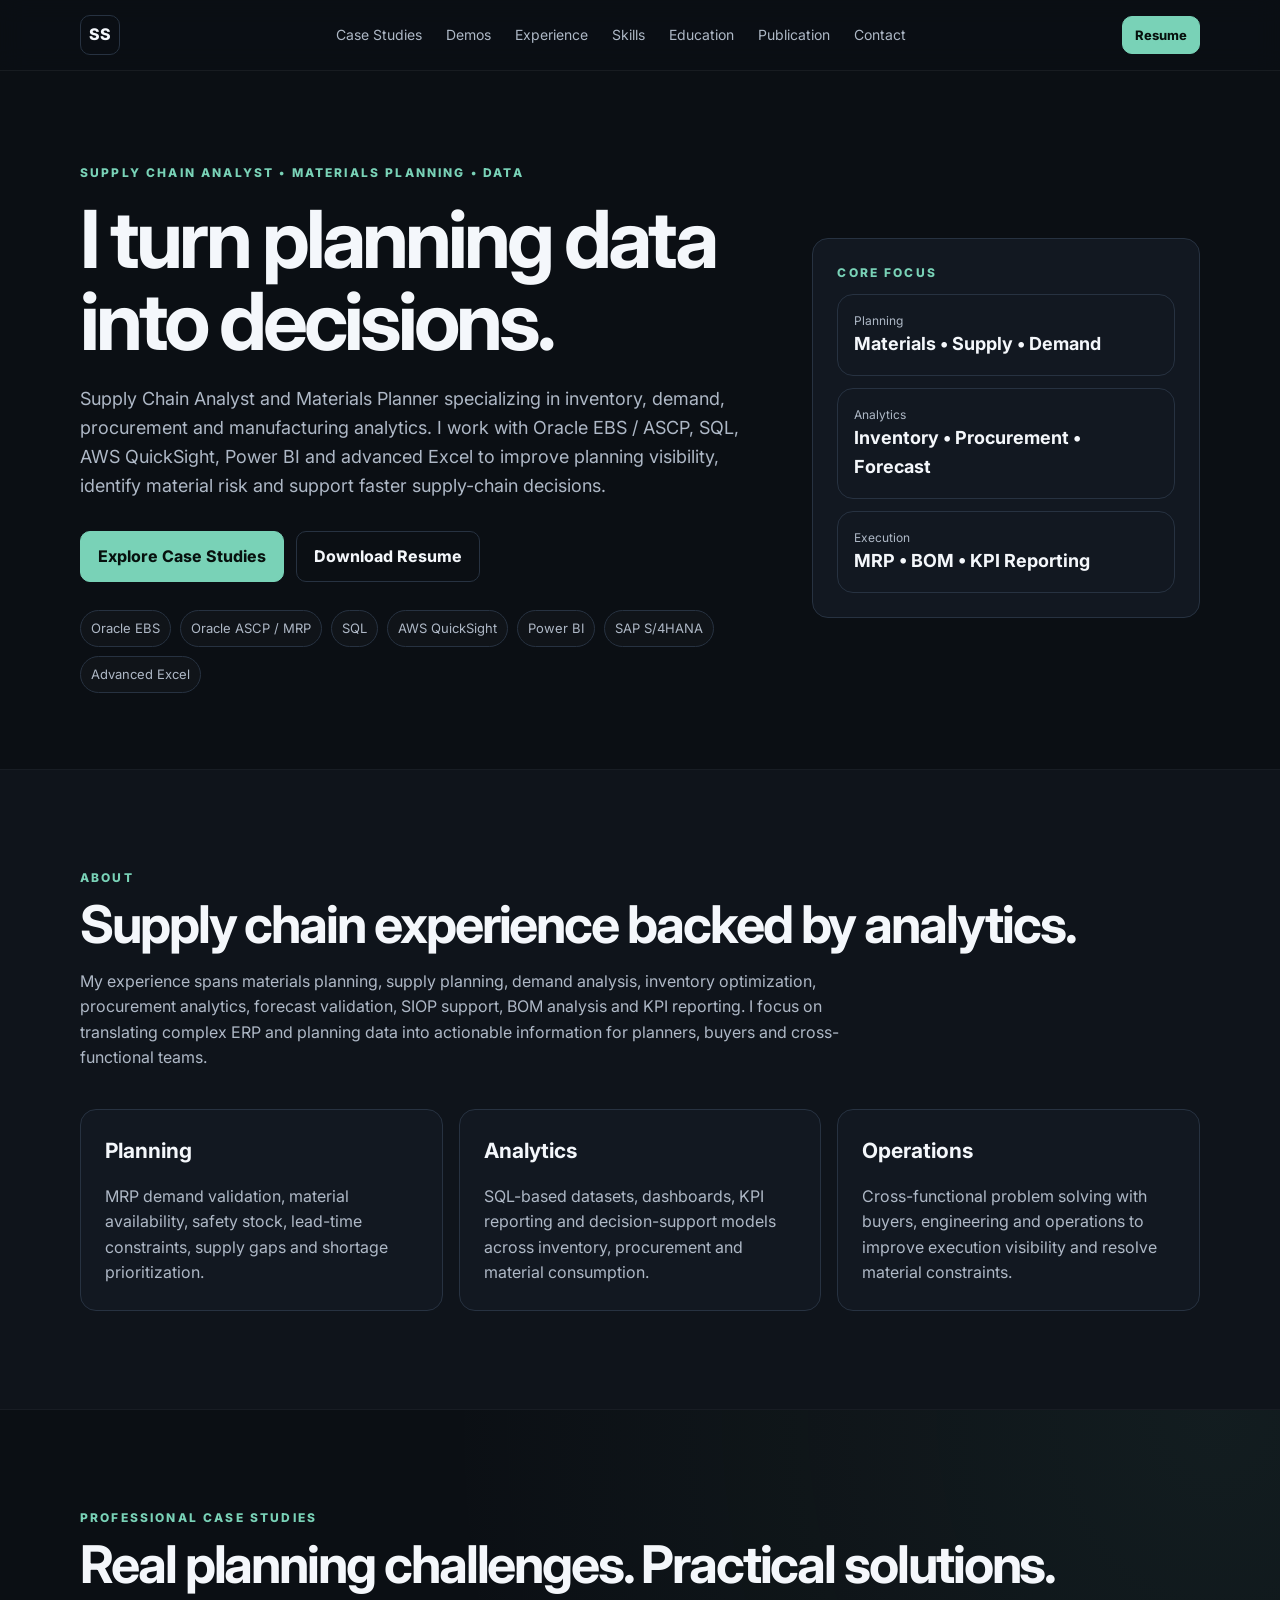
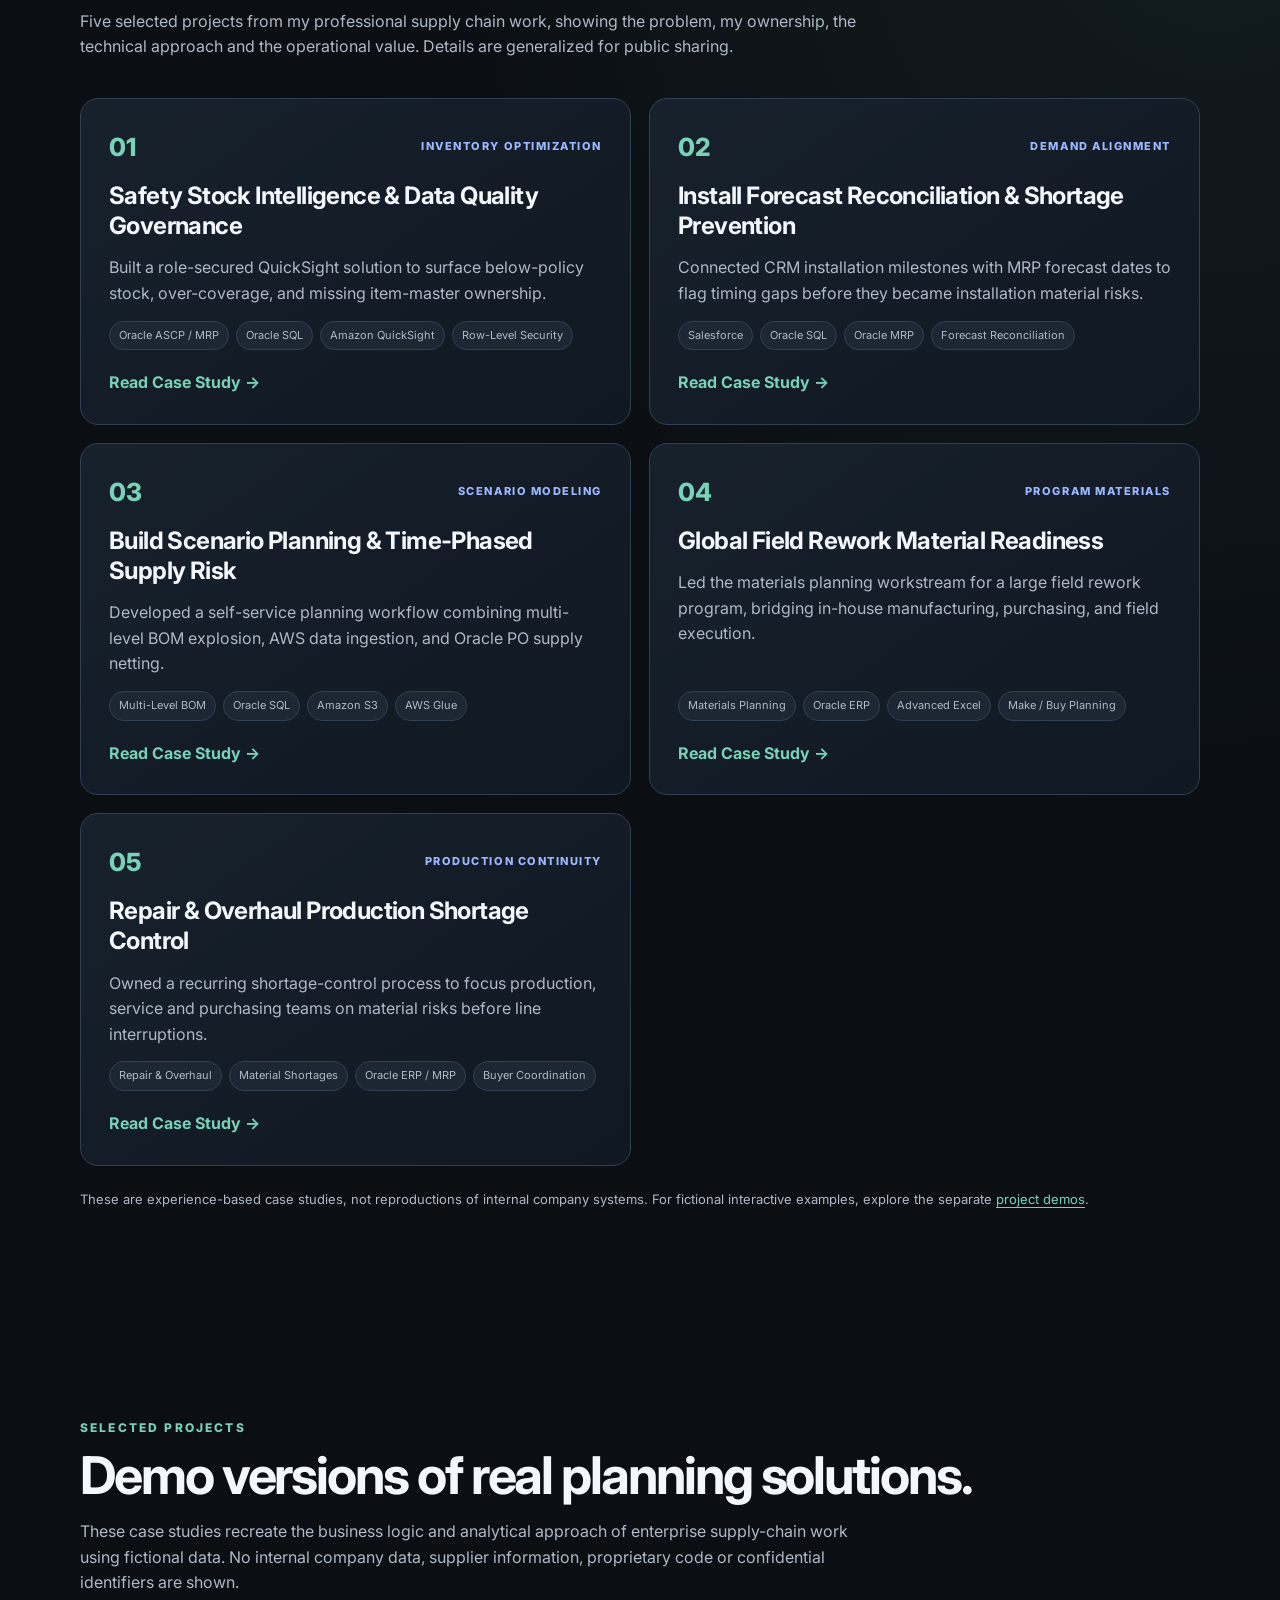
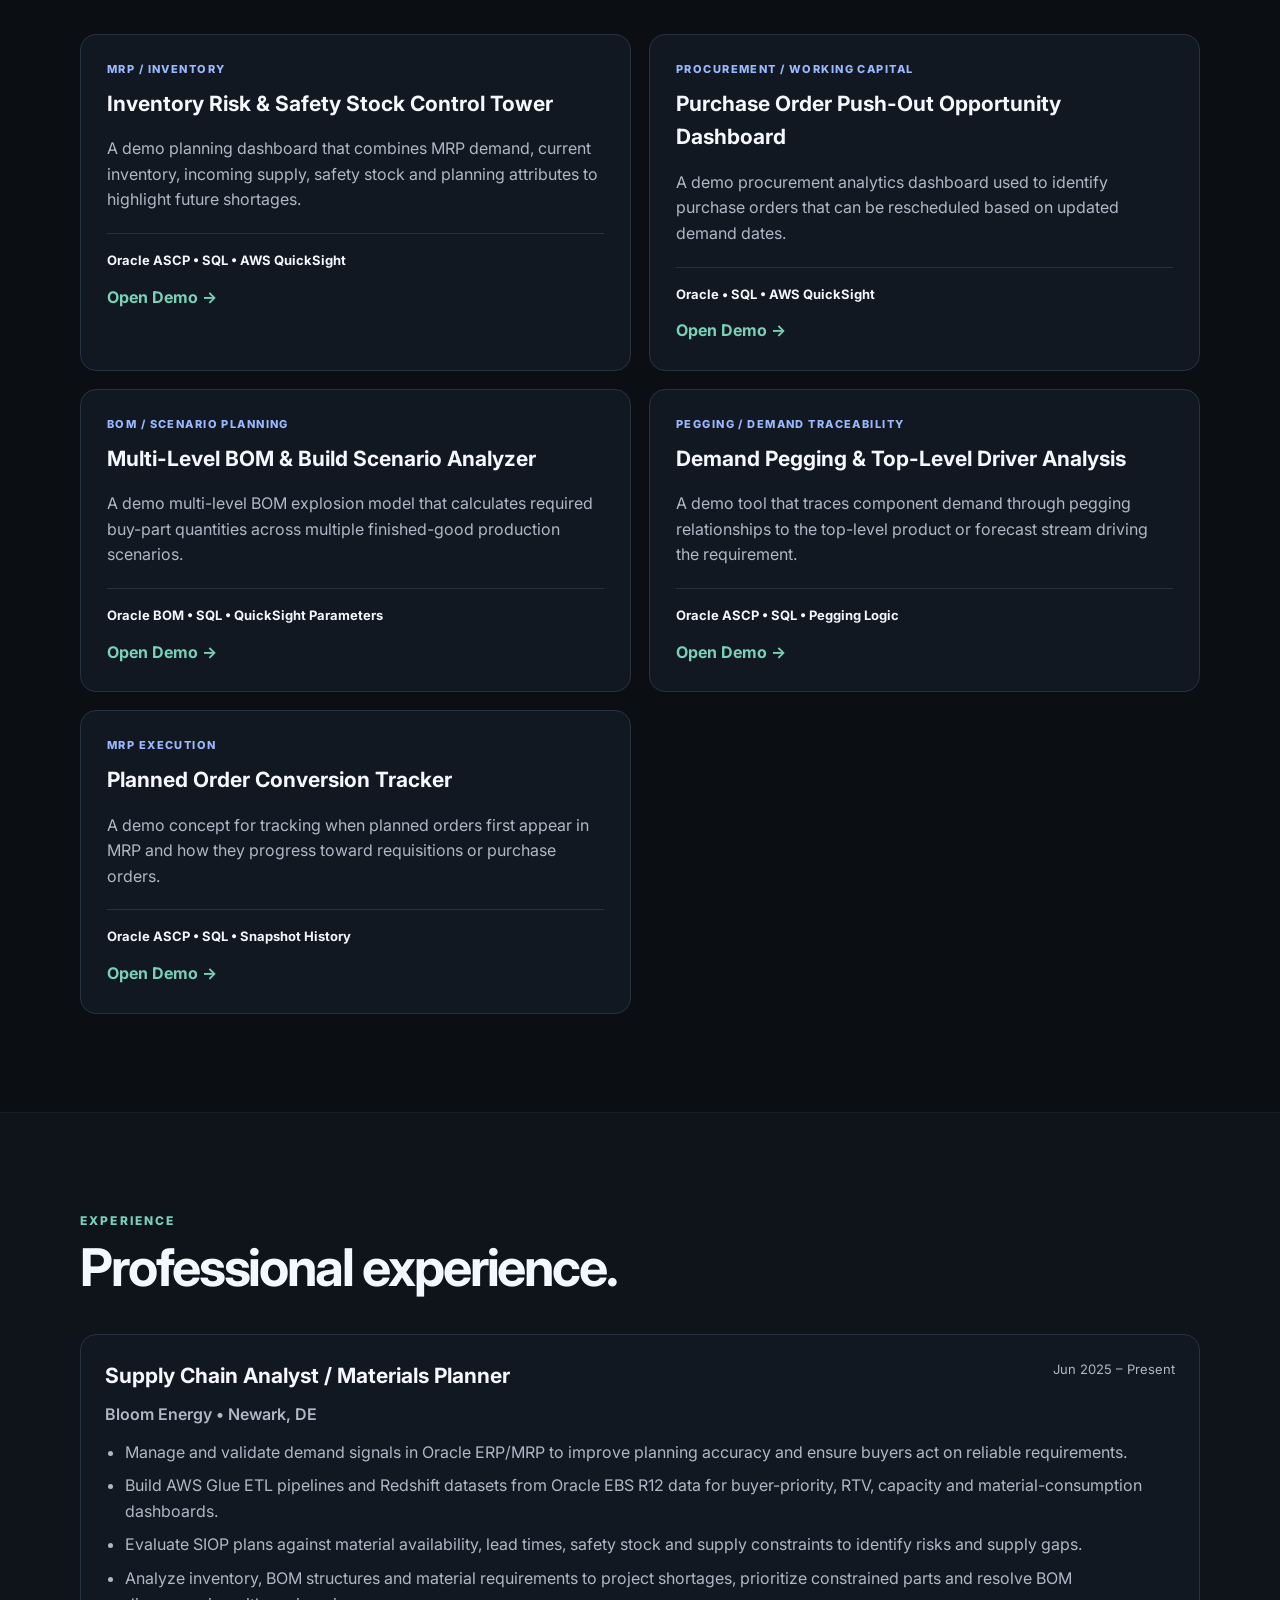
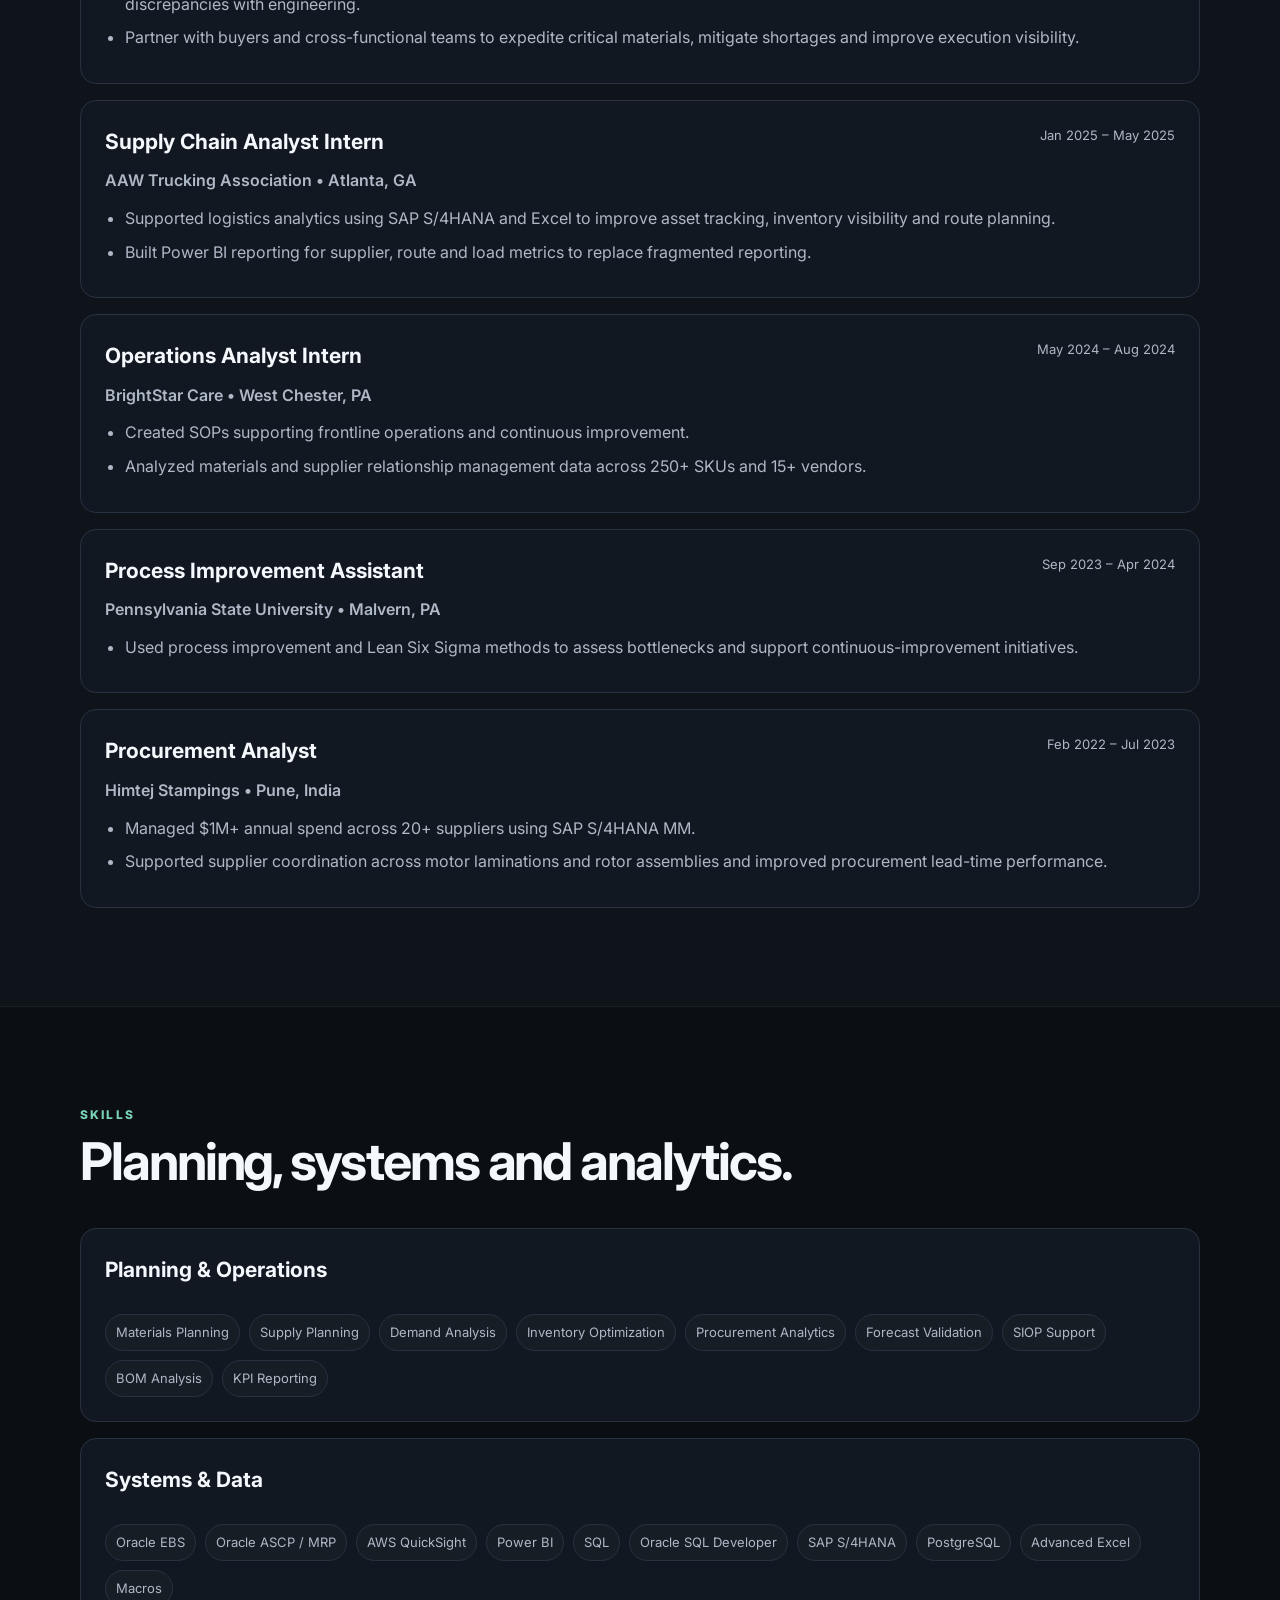
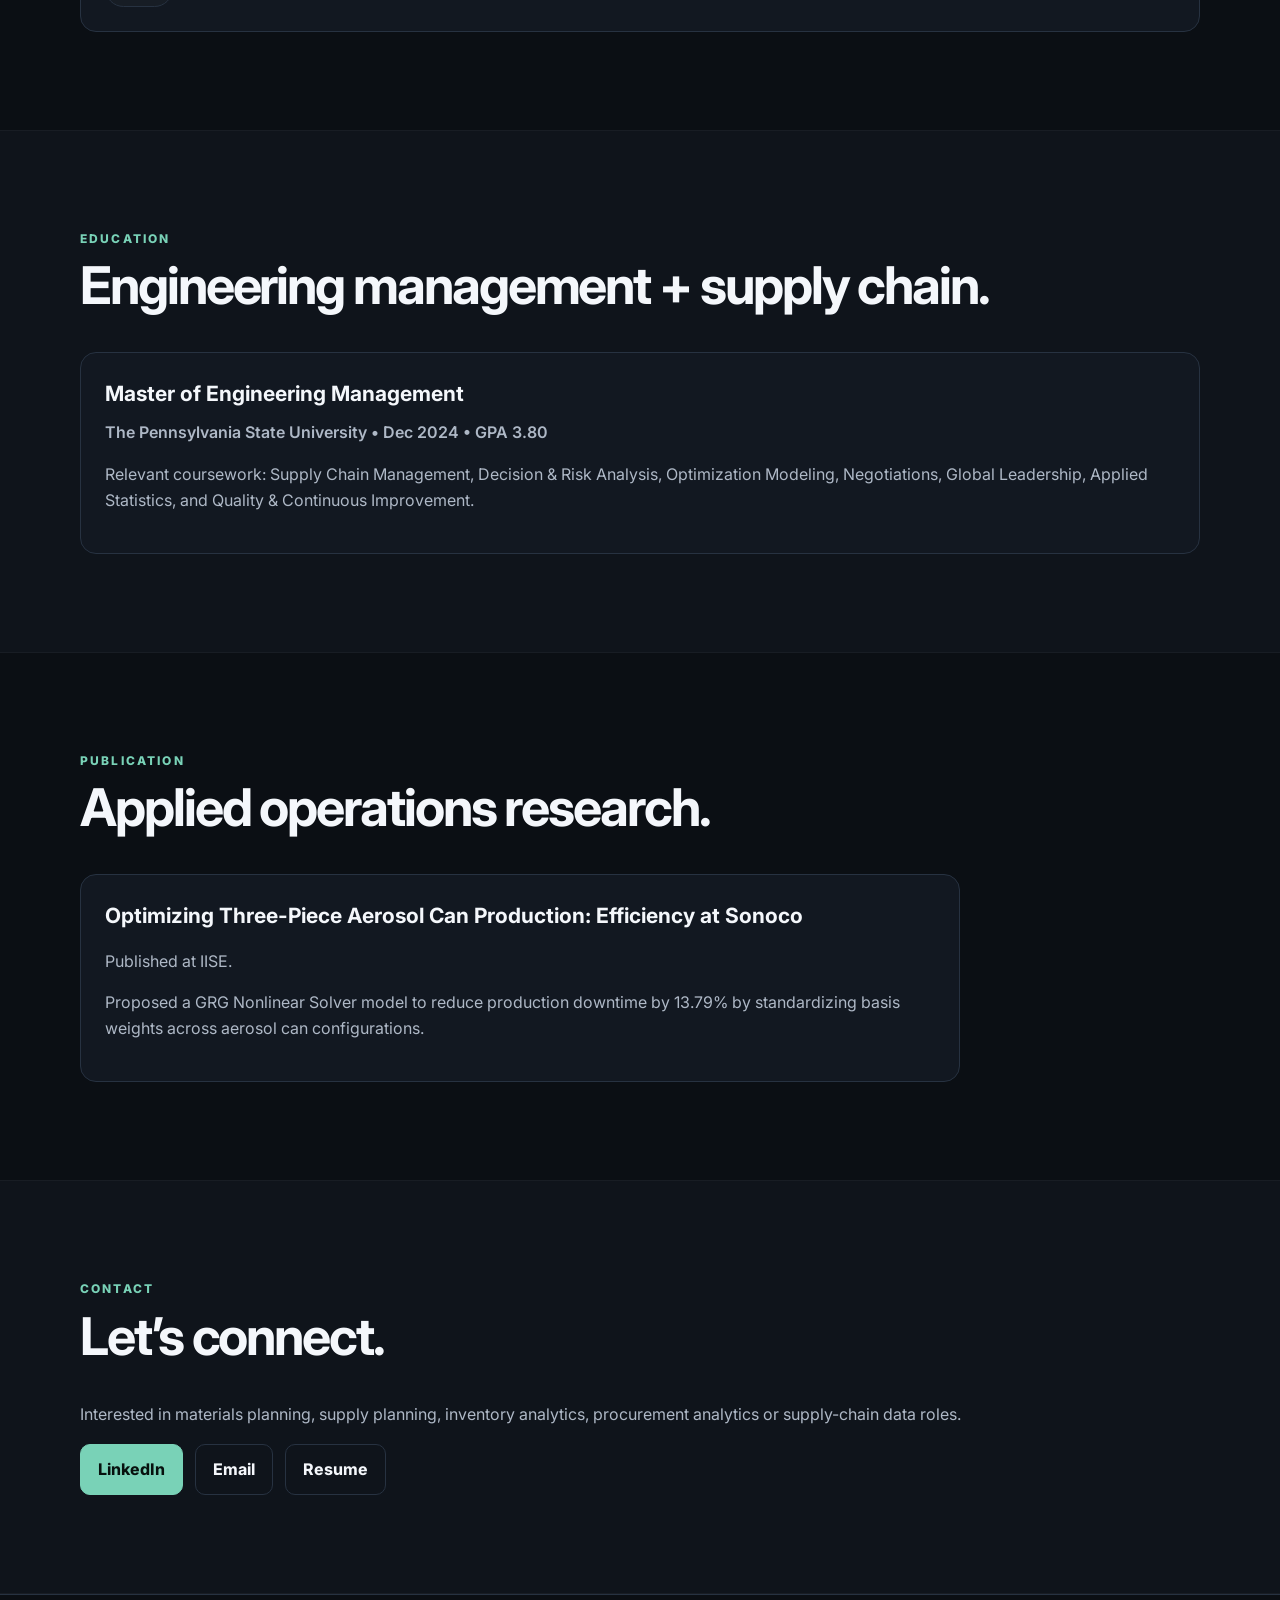
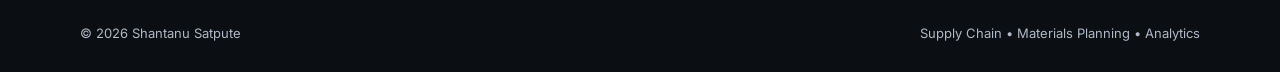
<file: index.html>
<!DOCTYPE html>
<html lang="en">
<head>
<meta charset="UTF-8">
<meta name="viewport" content="width=device-width,initial-scale=1.0">
<meta name="description" content="Shantanu Satpute - Supply Chain Analyst and Materials Planner specializing in Oracle ASCP/MRP, SQL, AWS QuickSight, Power BI, inventory, demand and procurement analytics.">
<title>Shantanu Satpute | Supply Chain Analytics Portfolio</title>
<link rel="preconnect" href="https://fonts.googleapis.com">
<link rel="preconnect" href="https://fonts.gstatic.com" crossorigin>
<link href="https://fonts.googleapis.com/css2?family=Inter:wght@400;500;600;700;800&display=swap" rel="stylesheet">
<link rel="stylesheet" href="styles.css">
</head>
<body>
<header class="nav-wrap">
<nav class="nav container">
<a class="brand" href="index.html">SS</a>
<div class="nav-links">
<a href="#case-studies">Case Studies</a>
<a href="#projects">Demos</a>
<a href="#experience">Experience</a>
<a href="#skills">Skills</a>
<a href="#education">Education</a>
<a href="#publication">Publication</a>
<a href="#contact">Contact</a>
</div>
<a class="btn small" href="Shantanu_Satpute_Resume.pdf" download>Resume</a>
</nav>
</header>

<main>
<section class="hero container">
<div>
<div class="eyebrow">SUPPLY CHAIN ANALYST • MATERIALS PLANNING • DATA</div>
<h1>I turn planning data into decisions.</h1>
<p class="hero-text">
Supply Chain Analyst and Materials Planner specializing in inventory, demand, procurement and manufacturing analytics.
I work with Oracle EBS / ASCP, SQL, AWS QuickSight, Power BI and advanced Excel to improve planning visibility,
identify material risk and support faster supply-chain decisions.
</p>
<div class="hero-actions">
<a class="btn" href="#case-studies">Explore Case Studies</a>
<a class="btn secondary" href="Shantanu_Satpute_Resume.pdf" download>Download Resume</a>
</div>
<div class="tech-row">
<span>Oracle EBS</span><span>Oracle ASCP / MRP</span><span>SQL</span><span>AWS QuickSight</span>
<span>Power BI</span><span>SAP S/4HANA</span><span>Advanced Excel</span>
</div>
</div>
<div class="hero-panel">
<div class="eyebrow">CORE FOCUS</div>
<div class="metric"><span>Planning</span><strong>Materials • Supply • Demand</strong></div>
<div class="metric"><span>Analytics</span><strong>Inventory • Procurement • Forecast</strong></div>
<div class="metric"><span>Execution</span><strong>MRP • BOM • KPI Reporting</strong></div>
</div>
</section>

<section class="section section-alt">
<div class="container">
<div class="section-heading">
<div class="eyebrow">ABOUT</div>
<h2>Supply chain experience backed by analytics.</h2>
<p class="section-subtext">
My experience spans materials planning, supply planning, demand analysis, inventory optimization,
procurement analytics, forecast validation, SIOP support, BOM analysis and KPI reporting.
I focus on translating complex ERP and planning data into actionable information for planners, buyers and cross-functional teams.
</p>
</div>

<div class="case-grid">
<div class="card"><h3>Planning</h3><p>MRP demand validation, material availability, safety stock, lead-time constraints, supply gaps and shortage prioritization.</p></div>
<div class="card"><h3>Analytics</h3><p>SQL-based datasets, dashboards, KPI reporting and decision-support models across inventory, procurement and material consumption.</p></div>
<div class="card"><h3>Operations</h3><p>Cross-functional problem solving with buyers, engineering and operations to improve execution visibility and resolve material constraints.</p></div>
</div>
</div>
</section>

<section id="case-studies" class="section case-studies-section">
<div class="container">
<div class="section-heading">
  <div class="eyebrow">PROFESSIONAL CASE STUDIES</div>
  <h2>Real planning challenges. Practical solutions.</h2>
  <p class="section-subtext">Five selected projects from my professional supply chain work, showing the problem, my ownership, the technical approach and the operational value. Details are generalized for public sharing.</p>
</div>
<div class="feature-case-grid"><article class="feature-case-card">
  <div class="feature-case-top"><span class="feature-case-index">01</span><span class="feature-case-category">INVENTORY OPTIMIZATION</span></div>
  <h3>Safety Stock Intelligence &amp; Data Quality Governance</h3>
  <p>Built a role-secured QuickSight solution to surface below-policy stock, over-coverage, and missing item-master ownership.</p>
  <div class="feature-case-tags"><span>Oracle ASCP / MRP</span><span>Oracle SQL</span><span>Amazon QuickSight</span><span>Row-Level Security</span></div>
  <a class="demo-link" href="case-study-safety-stock.html" aria-label="Read case study: Safety Stock Intelligence &amp; Data Quality Governance">Read Case Study <span aria-hidden="true">→</span></a>
</article>
<article class="feature-case-card">
  <div class="feature-case-top"><span class="feature-case-index">02</span><span class="feature-case-category">DEMAND ALIGNMENT</span></div>
  <h3>Install Forecast Reconciliation &amp; Shortage Prevention</h3>
  <p>Connected CRM installation milestones with MRP forecast dates to flag timing gaps before they became installation material risks.</p>
  <div class="feature-case-tags"><span>Salesforce</span><span>Oracle SQL</span><span>Oracle MRP</span><span>Forecast Reconciliation</span></div>
  <a class="demo-link" href="case-study-install-forecast.html" aria-label="Read case study: Install Forecast Reconciliation &amp; Shortage Prevention">Read Case Study <span aria-hidden="true">→</span></a>
</article>
<article class="feature-case-card">
  <div class="feature-case-top"><span class="feature-case-index">03</span><span class="feature-case-category">SCENARIO MODELING</span></div>
  <h3>Build Scenario Planning &amp; Time-Phased Supply Risk</h3>
  <p>Developed a self-service planning workflow combining multi-level BOM explosion, AWS data ingestion, and Oracle PO supply netting.</p>
  <div class="feature-case-tags"><span>Multi-Level BOM</span><span>Oracle SQL</span><span>Amazon S3</span><span>AWS Glue</span></div>
  <a class="demo-link" href="case-study-scenario-planning.html" aria-label="Read case study: Build Scenario Planning &amp; Time-Phased Supply Risk">Read Case Study <span aria-hidden="true">→</span></a>
</article>
<article class="feature-case-card">
  <div class="feature-case-top"><span class="feature-case-index">04</span><span class="feature-case-category">PROGRAM MATERIALS</span></div>
  <h3>Global Field Rework Material Readiness</h3>
  <p>Led the materials planning workstream for a large field rework program, bridging in-house manufacturing, purchasing, and field execution.</p>
  <div class="feature-case-tags"><span>Materials Planning</span><span>Oracle ERP</span><span>Advanced Excel</span><span>Make / Buy Planning</span></div>
  <a class="demo-link" href="case-study-field-rework.html" aria-label="Read case study: Global Field Rework Material Readiness">Read Case Study <span aria-hidden="true">→</span></a>
</article>
<article class="feature-case-card">
  <div class="feature-case-top"><span class="feature-case-index">05</span><span class="feature-case-category">PRODUCTION CONTINUITY</span></div>
  <h3>Repair &amp; Overhaul Production Shortage Control</h3>
  <p>Owned a recurring shortage-control process to focus production, service and purchasing teams on material risks before line interruptions.</p>
  <div class="feature-case-tags"><span>Repair &amp; Overhaul</span><span>Material Shortages</span><span>Oracle ERP / MRP</span><span>Buyer Coordination</span></div>
  <a class="demo-link" href="case-study-repair-overhaul.html" aria-label="Read case study: Repair &amp; Overhaul Production Shortage Control">Read Case Study <span aria-hidden="true">→</span></a>
</article></div>
<p class="case-section-footnote">These are experience-based case studies, not reproductions of internal company systems. For fictional interactive examples, explore the separate <a href="#projects">project demos</a>.</p>
</div>
</section>

<section id="projects" class="section">
<div class="container">
<div class="section-heading">
<div class="eyebrow">SELECTED PROJECTS</div>
<h2>Demo versions of real planning solutions.</h2>
<p class="section-subtext">
These case studies recreate the business logic and analytical approach of enterprise supply-chain work using fictional data.
No internal company data, supplier information, proprietary code or confidential identifiers are shown.
</p>
</div>
<div class="project-grid">

<article class="project-card">
  <div class="project-tag">MRP / INVENTORY</div>
  <h3>Inventory Risk & Safety Stock Control Tower</h3>
  <p>A demo planning dashboard that combines MRP demand, current inventory, incoming supply, safety stock and planning attributes to highlight future shortages.</p>
  <div class="project-tools">Oracle ASCP • SQL • AWS QuickSight</div>
  <a class="demo-link" href="inventory-risk.html">Open Demo →</a>
</article>

<article class="project-card">
  <div class="project-tag">PROCUREMENT / WORKING CAPITAL</div>
  <h3>Purchase Order Push-Out Opportunity Dashboard</h3>
  <p>A demo procurement analytics dashboard used to identify purchase orders that can be rescheduled based on updated demand dates.</p>
  <div class="project-tools">Oracle • SQL • AWS QuickSight</div>
  <a class="demo-link" href="po-pushout.html">Open Demo →</a>
</article>

<article class="project-card">
  <div class="project-tag">BOM / SCENARIO PLANNING</div>
  <h3>Multi-Level BOM & Build Scenario Analyzer</h3>
  <p>A demo multi-level BOM explosion model that calculates required buy-part quantities across multiple finished-good production scenarios.</p>
  <div class="project-tools">Oracle BOM • SQL • QuickSight Parameters</div>
  <a class="demo-link" href="bom-scenario.html">Open Demo →</a>
</article>

<article class="project-card">
  <div class="project-tag">PEGGING / DEMAND TRACEABILITY</div>
  <h3>Demand Pegging & Top-Level Driver Analysis</h3>
  <p>A demo tool that traces component demand through pegging relationships to the top-level product or forecast stream driving the requirement.</p>
  <div class="project-tools">Oracle ASCP • SQL • Pegging Logic</div>
  <a class="demo-link" href="demand-pegging.html">Open Demo →</a>
</article>

<article class="project-card">
  <div class="project-tag">MRP EXECUTION</div>
  <h3>Planned Order Conversion Tracker</h3>
  <p>A demo concept for tracking when planned orders first appear in MRP and how they progress toward requisitions or purchase orders.</p>
  <div class="project-tools">Oracle ASCP • SQL • Snapshot History</div>
  <a class="demo-link" href="planned-order.html">Open Demo →</a>
</article>

</div>
</div>
</section>

<section id="experience" class="section section-alt">
<div class="container">
<div class="section-heading">
<div class="eyebrow">EXPERIENCE</div>
<h2>Professional experience.</h2>
</div>

<div class="experience-stack">
<div class="card experience-card">
<div class="experience-top"><div><h3>Supply Chain Analyst / Materials Planner</h3><p class="company-line">Bloom Energy • Newark, DE</p></div><span>Jun 2025 – Present</span></div>
<ul>
<li>Manage and validate demand signals in Oracle ERP/MRP to improve planning accuracy and ensure buyers act on reliable requirements.</li>
<li>Build AWS Glue ETL pipelines and Redshift datasets from Oracle EBS R12 data for buyer-priority, RTV, capacity and material-consumption dashboards.</li>
<li>Evaluate SIOP plans against material availability, lead times, safety stock and supply constraints to identify risks and supply gaps.</li>
<li>Analyze inventory, BOM structures and material requirements to project shortages, prioritize constrained parts and resolve BOM discrepancies with engineering.</li>
<li>Partner with buyers and cross-functional teams to expedite critical materials, mitigate shortages and improve execution visibility.</li>
</ul>
</div>

<div class="card experience-card">
<div class="experience-top"><div><h3>Supply Chain Analyst Intern</h3><p class="company-line">AAW Trucking Association • Atlanta, GA</p></div><span>Jan 2025 – May 2025</span></div>
<ul>
<li>Supported logistics analytics using SAP S/4HANA and Excel to improve asset tracking, inventory visibility and route planning.</li>
<li>Built Power BI reporting for supplier, route and load metrics to replace fragmented reporting.</li>
</ul>
</div>

<div class="card experience-card">
<div class="experience-top"><div><h3>Operations Analyst Intern</h3><p class="company-line">BrightStar Care • West Chester, PA</p></div><span>May 2024 – Aug 2024</span></div>
<ul>
<li>Created SOPs supporting frontline operations and continuous improvement.</li>
<li>Analyzed materials and supplier relationship management data across 250+ SKUs and 15+ vendors.</li>
</ul>
</div>

<div class="card experience-card">
<div class="experience-top"><div><h3>Process Improvement Assistant</h3><p class="company-line">Pennsylvania State University • Malvern, PA</p></div><span>Sep 2023 – Apr 2024</span></div>
<ul>
<li>Used process improvement and Lean Six Sigma methods to assess bottlenecks and support continuous-improvement initiatives.</li>
</ul>
</div>

<div class="card experience-card">
<div class="experience-top"><div><h3>Procurement Analyst</h3><p class="company-line">Himtej Stampings • Pune, India</p></div><span>Feb 2022 – Jul 2023</span></div>
<ul>
<li>Managed $1M+ annual spend across 20+ suppliers using SAP S/4HANA MM.</li>
<li>Supported supplier coordination across motor laminations and rotor assemblies and improved procurement lead-time performance.</li>
</ul>
</div>
</div>
</div>
</section>

<section id="skills" class="section">
<div class="container">
<div class="section-heading"><div class="eyebrow">SKILLS</div><h2>Planning, systems and analytics.</h2></div>
<div class="skills-grid">
<div class="card">
<h3>Planning & Operations</h3>
<div class="chips">
<span>Materials Planning</span><span>Supply Planning</span><span>Demand Analysis</span><span>Inventory Optimization</span>
<span>Procurement Analytics</span><span>Forecast Validation</span><span>SIOP Support</span><span>BOM Analysis</span><span>KPI Reporting</span>
</div>
</div>
<div class="card">
<h3>Systems & Data</h3>
<div class="chips">
<span>Oracle EBS</span><span>Oracle ASCP / MRP</span><span>AWS QuickSight</span><span>Power BI</span>
<span>SQL</span><span>Oracle SQL Developer</span><span>SAP S/4HANA</span><span>PostgreSQL</span>
<span>Advanced Excel</span><span>Macros</span>
</div>
</div>
</div>
</section>

<section id="education" class="section section-alt">
<div class="container">
<div class="section-heading"><div class="eyebrow">EDUCATION</div><h2>Engineering management + supply chain.</h2></div>
<div class="card">
<h3>Master of Engineering Management</h3>
<p class="company-line">The Pennsylvania State University • Dec 2024 • GPA 3.80</p>
<p>Relevant coursework: Supply Chain Management, Decision & Risk Analysis, Optimization Modeling, Negotiations, Global Leadership, Applied Statistics, and Quality & Continuous Improvement.</p>
</div>
</div>
</section>

<section id="publication" class="section">
<div class="container">
<div class="section-heading"><div class="eyebrow">PUBLICATION</div><h2>Applied operations research.</h2></div>
<div class="card publication-card">
<h3>Optimizing Three-Piece Aerosol Can Production: Efficiency at Sonoco</h3>
<p>Published at IISE.</p>
<p>Proposed a GRG Nonlinear Solver model to reduce production downtime by 13.79% by standardizing basis weights across aerosol can configurations.</p>
</div>
</div>
</section>

<section id="contact" class="section section-alt">
<div class="container">
<div class="section-heading"><div class="eyebrow">CONTACT</div><h2>Let’s connect.</h2></div>
<div class="contact-box">
<div>
<p>Interested in materials planning, supply planning, inventory analytics, procurement analytics or supply-chain data roles.</p>
</div>
<div class="contact-actions">
<a class="btn" href="https://www.linkedin.com/in/shantanu-satpute/" target="_blank" rel="noreferrer">LinkedIn</a>
<a class="btn secondary" href="mailto:svsatpute06@gmail.com">Email</a>
<a class="btn secondary" href="Shantanu_Satpute_Resume.pdf" download>Resume</a>
</div>
</div>
</div>
</section>
</main>

<footer class="footer">
<div class="container footer-row">
<span>© <span data-year></span> Shantanu Satpute</span>
<span>Supply Chain • Materials Planning • Analytics</span>
</div>
</footer>
<script src="script.js"></script>
</body>
</html>
</file>
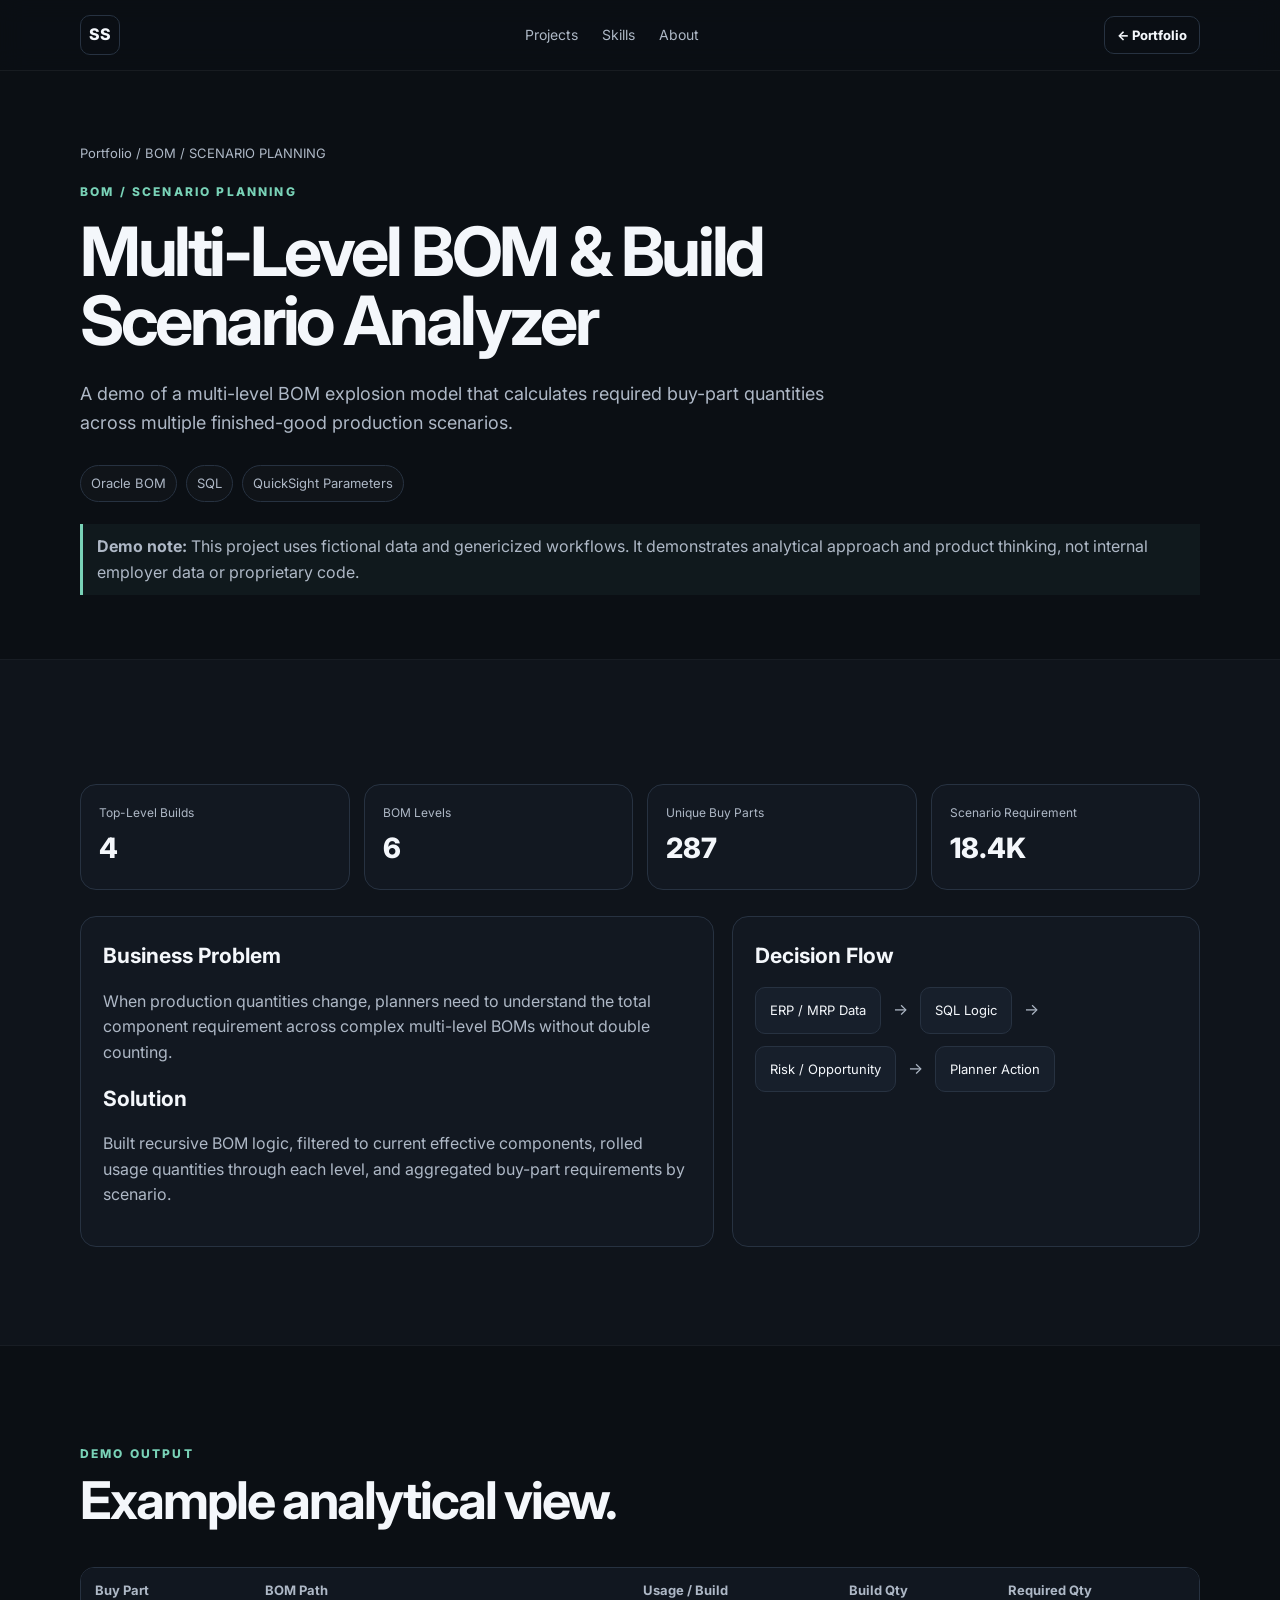
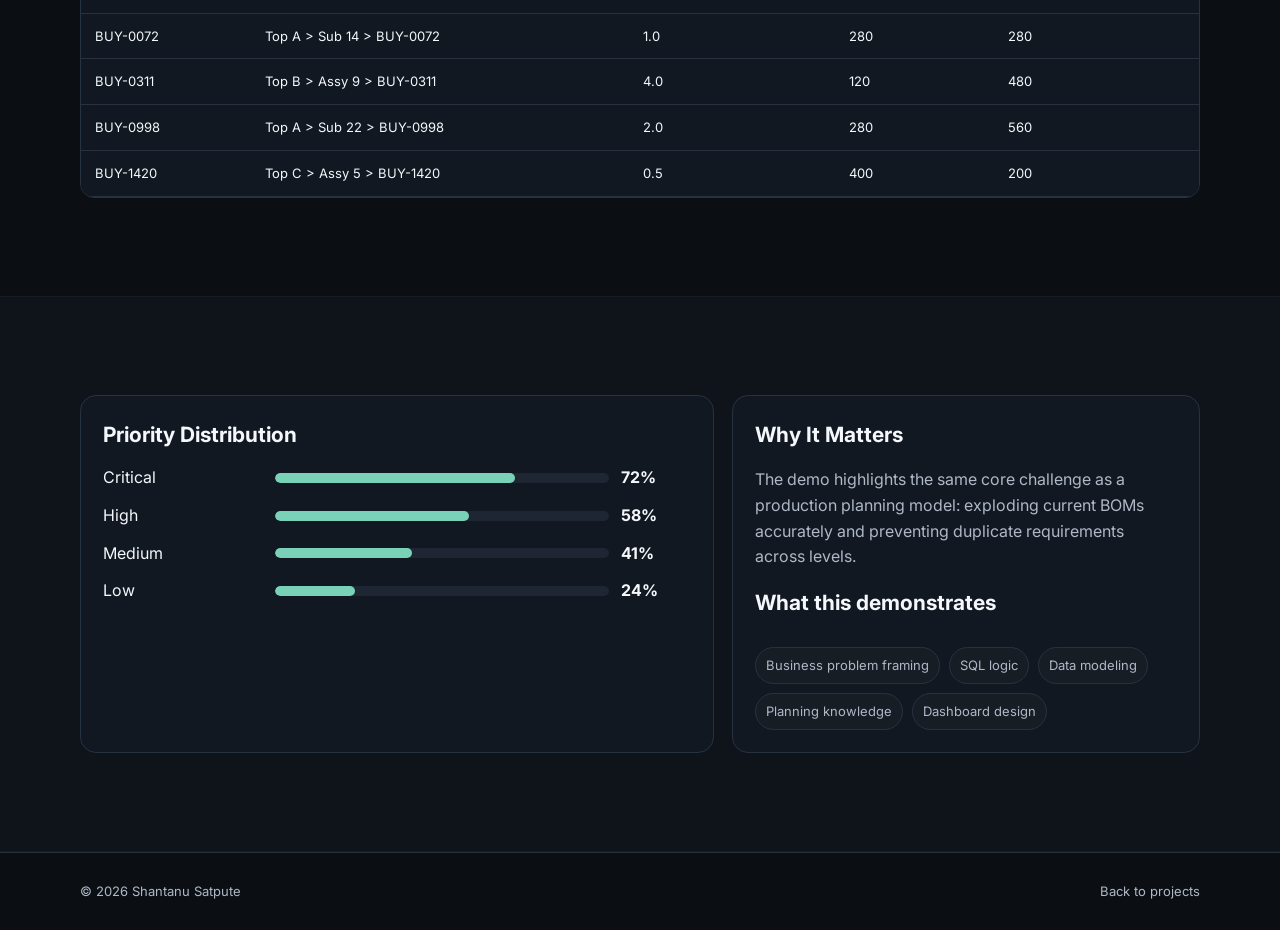
<file: bom-scenario.html>
<!DOCTYPE html>
<html lang="en"><head>
<meta charset="UTF-8"><meta name="viewport" content="width=device-width,initial-scale=1.0">
<title>Multi-Level BOM & Build Scenario Analyzer | Shantanu Satpute</title>
<link rel="preconnect" href="https://fonts.googleapis.com"><link rel="preconnect" href="https://fonts.gstatic.com" crossorigin>
<link href="https://fonts.googleapis.com/css2?family=Inter:wght@400;500;600;700;800&display=swap" rel="stylesheet">
<link rel="stylesheet" href="styles.css"></head>
<body>
<header class="nav-wrap"><nav class="nav container">
<a class="brand" href="index.html">SS</a>
<div class="nav-links"><a href="index.html#projects">Projects</a><a href="index.html#skills">Skills</a><a href="index.html#about">About</a></div>
<a class="btn small secondary" href="index.html">← Portfolio</a>
</nav></header>
<main>
<section class="page-hero container">
<div class="breadcrumb">Portfolio / BOM / SCENARIO PLANNING</div>
<div class="eyebrow">BOM / SCENARIO PLANNING</div>
<h1>Multi-Level BOM & Build Scenario Analyzer</h1>
<p class="hero-text">A demo of a multi-level BOM explosion model that calculates required buy-part quantities across multiple finished-good production scenarios.</p>
<div class="tech-row"><span>Oracle BOM</span><span>SQL</span><span>QuickSight Parameters</span></div>
<div class="note"><strong>Demo note:</strong> This project uses fictional data and genericized workflows. It demonstrates analytical approach and product thinking, not internal employer data or proprietary code.</div>
</section>

<section class="section section-alt"><div class="container">
<div class="demo-grid"><div class="demo-card"><div class="label">Top-Level Builds</div><div class="value">4</div></div><div class="demo-card"><div class="label">BOM Levels</div><div class="value">6</div></div><div class="demo-card"><div class="label">Unique Buy Parts</div><div class="value">287</div></div><div class="demo-card"><div class="label">Scenario Requirement</div><div class="value">18.4K</div></div></div>
<div class="layout-2">
<div class="panel"><h3>Business Problem</h3><p>When production quantities change, planners need to understand the total component requirement across complex multi-level BOMs without double counting.</p><h3>Solution</h3><p>Built recursive BOM logic, filtered to current effective components, rolled usage quantities through each level, and aggregated buy-part requirements by scenario.</p></div>
<div class="panel"><h3>Decision Flow</h3><div class="flow"><div class="flow-node">ERP / MRP Data</div><span class="arrow">→</span><div class="flow-node">SQL Logic</div><span class="arrow">→</span><div class="flow-node">Risk / Opportunity</div><span class="arrow">→</span><div class="flow-node">Planner Action</div></div></div>
</div>
</div></section>

<section class="section"><div class="container">
<div class="section-heading"><div class="eyebrow">DEMO OUTPUT</div><h2>Example analytical view.</h2></div>
<div class="table-wrap"><table><thead><tr><th>Buy Part</th><th>BOM Path</th><th>Usage / Build</th><th>Build Qty</th><th>Required Qty</th></tr></thead><tbody><tr><td>BUY-0072</td><td>Top A > Sub 14 > BUY-0072</td><td>1.0</td><td>280</td><td>280</td></tr><tr><td>BUY-0311</td><td>Top B > Assy 9 > BUY-0311</td><td>4.0</td><td>120</td><td>480</td></tr><tr><td>BUY-0998</td><td>Top A > Sub 22 > BUY-0998</td><td>2.0</td><td>280</td><td>560</td></tr><tr><td>BUY-1420</td><td>Top C > Assy 5 > BUY-1420</td><td>0.5</td><td>400</td><td>200</td></tr></tbody></table></div>
</div></section>

<section class="section section-alt"><div class="container">
<div class="layout-2">
<div class="panel"><h3>Priority Distribution</h3><div class="bar-row"><span>Critical</span><div class="bar-track"><div class="bar-fill" style="width:72%"></div></div><strong>72%</strong></div><div class="bar-row"><span>High</span><div class="bar-track"><div class="bar-fill" style="width:58%"></div></div><strong>58%</strong></div><div class="bar-row"><span>Medium</span><div class="bar-track"><div class="bar-fill" style="width:41%"></div></div><strong>41%</strong></div><div class="bar-row"><span>Low</span><div class="bar-track"><div class="bar-fill" style="width:24%"></div></div><strong>24%</strong></div></div>
<div class="panel"><h3>Why It Matters</h3><p>The demo highlights the same core challenge as a production planning model: exploding current BOMs accurately and preventing duplicate requirements across levels.</p><h3>What this demonstrates</h3><div class="chips"><span>Business problem framing</span><span>SQL logic</span><span>Data modeling</span><span>Planning knowledge</span><span>Dashboard design</span></div></div>
</div>
</div></section>
</main>
<footer class="footer"><div class="container footer-row"><span>© <span data-year></span> Shantanu Satpute</span><span><a href="index.html#projects">Back to projects</a></span></div></footer>
<script src="script.js"></script>
</body></html>
</file>
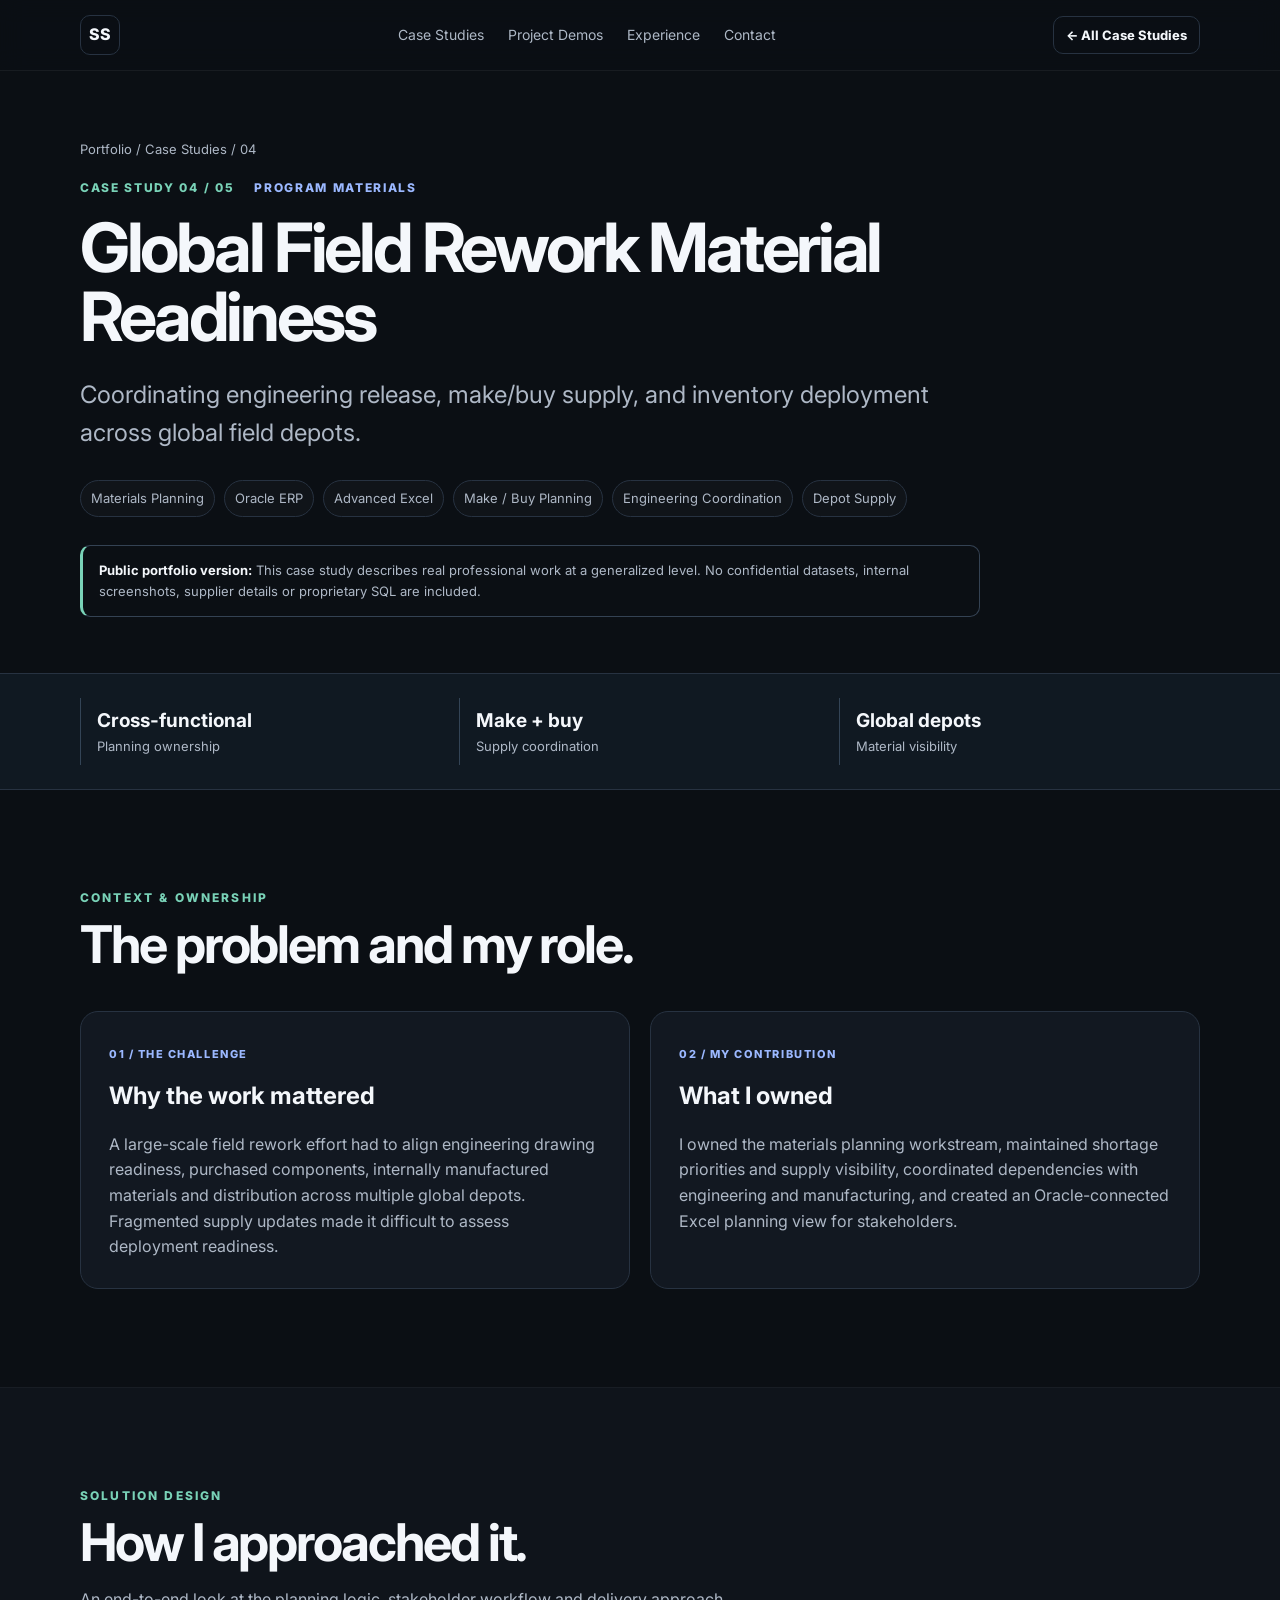
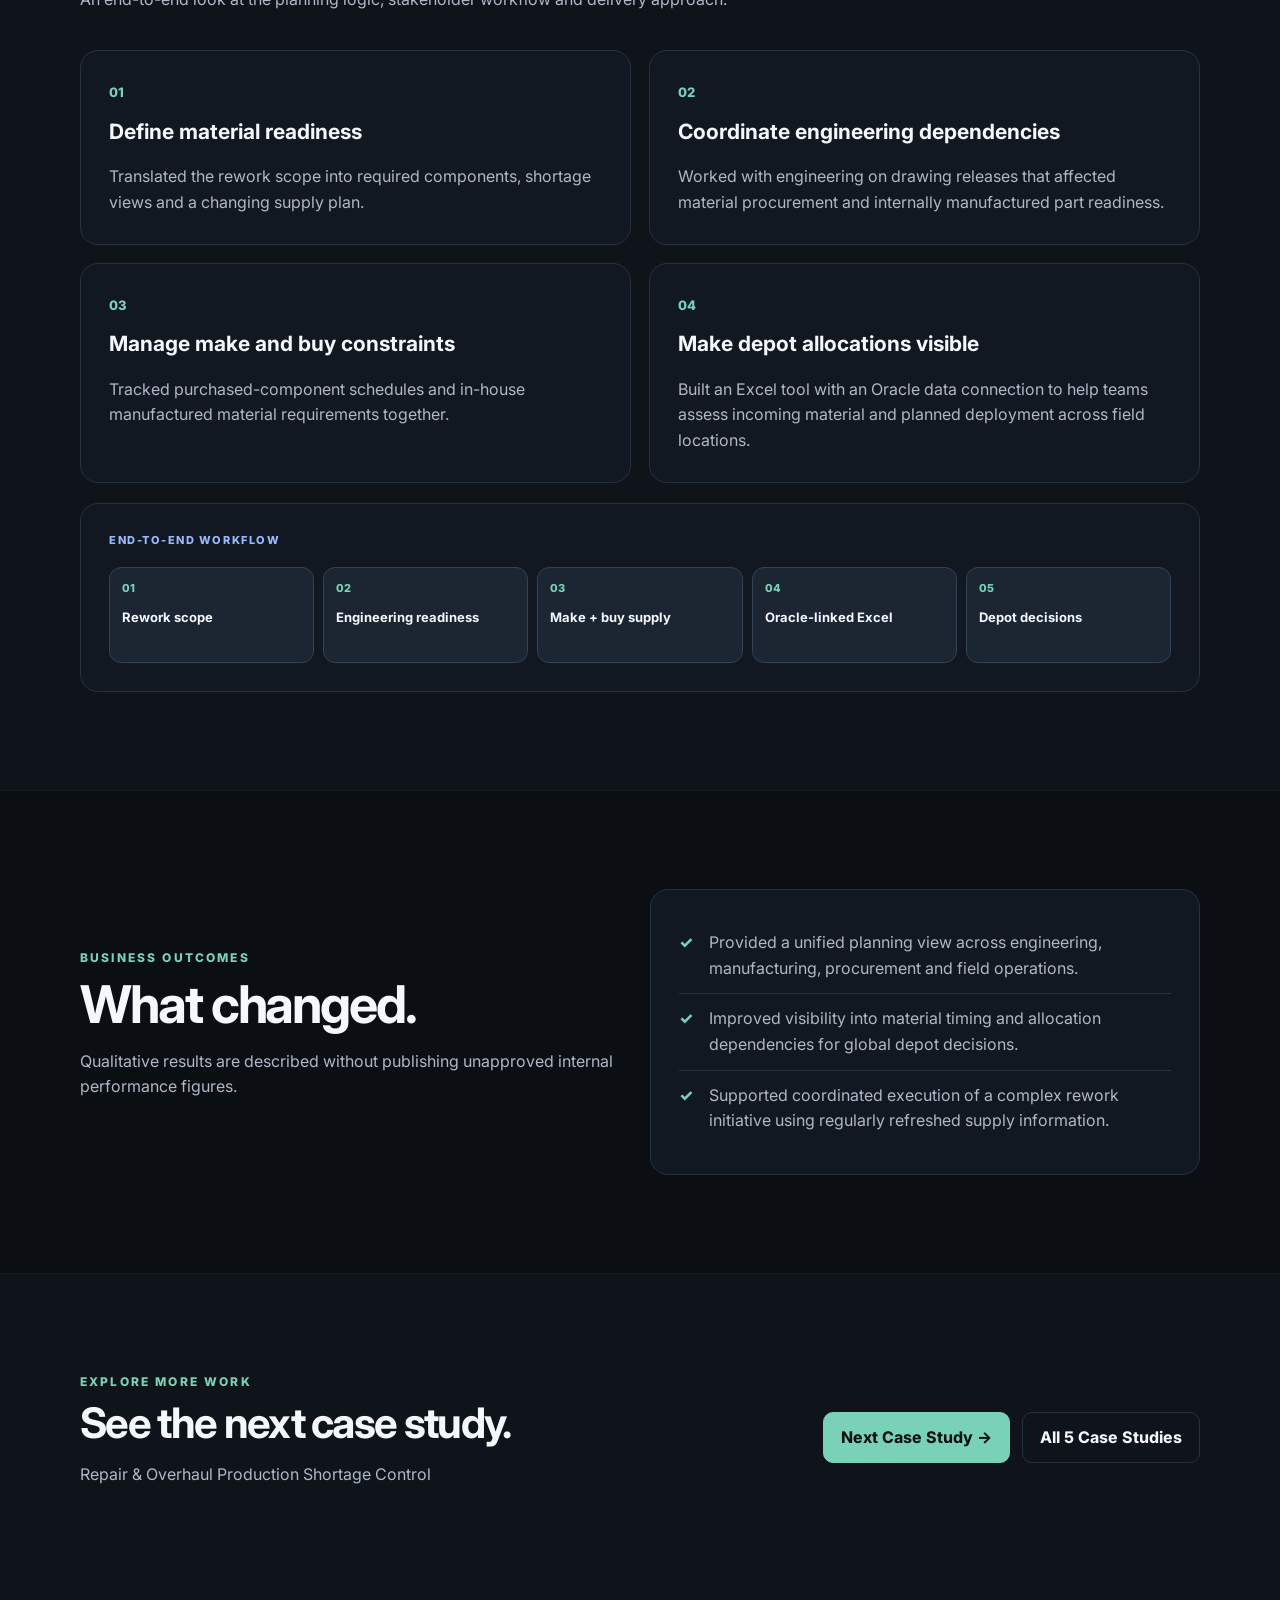
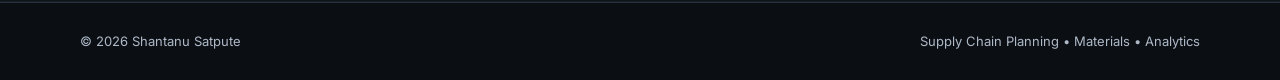
<file: case-study-field-rework.html>
<!DOCTYPE html>
<html lang="en">
<head>
<meta charset="UTF-8"><meta name="viewport" content="width=device-width,initial-scale=1">
<meta name="description" content="Led the materials planning workstream for a large field rework program, bridging in-house manufacturing, purchasing, and field execution.">
<title>Global Field Rework Material Readiness | Shantanu Satpute</title>
<link rel="preconnect" href="https://fonts.googleapis.com"><link rel="preconnect" href="https://fonts.gstatic.com" crossorigin>
<link href="https://fonts.googleapis.com/css2?family=Inter:wght@400;500;600;700;800&display=swap" rel="stylesheet">
<link rel="stylesheet" href="styles.css">
</head>
<body>
<header class="nav-wrap"><nav class="nav container">
<a class="brand" href="index.html" aria-label="Portfolio home">SS</a>
<div class="nav-links"><a href="index.html#case-studies">Case Studies</a><a href="index.html#projects">Project Demos</a><a href="index.html#experience">Experience</a><a href="index.html#contact">Contact</a></div>
<a class="btn small secondary" href="index.html#case-studies">← All Case Studies</a>
</nav></header>
<main>
<section class="case-hero container">
<div class="breadcrumb"><a href="index.html">Portfolio</a> / <a href="index.html#case-studies">Case Studies</a> / 04</div>
<div class="case-kicker"><span>CASE STUDY 04 / 05</span><span>PROGRAM MATERIALS</span></div>
<h1>Global Field Rework Material Readiness</h1>
<p class="case-lead">Coordinating engineering release, make/buy supply, and inventory deployment across global field depots.</p>
<div class="tech-row"><span>Materials Planning</span><span>Oracle ERP</span><span>Advanced Excel</span><span>Make / Buy Planning</span><span>Engineering Coordination</span><span>Depot Supply</span></div>
<div class="case-disclaimer"><strong>Public portfolio version:</strong> This case study describes real professional work at a generalized level. No confidential datasets, internal screenshots, supplier details or proprietary SQL are included.</div>
</section>
<section class="case-strip"><div class="container case-signal-grid"><div class="case-signal"><strong>Cross-functional</strong><span>Planning ownership</span></div><div class="case-signal"><strong>Make + buy</strong><span>Supply coordination</span></div><div class="case-signal"><strong>Global depots</strong><span>Material visibility</span></div></div></section>
<section class="section"><div class="container">
<div class="section-heading"><div class="eyebrow">CONTEXT &amp; OWNERSHIP</div><h2>The problem and my role.</h2></div>
<div class="case-split"><article class="case-info-panel"><span class="case-mini-label">01 / THE CHALLENGE</span><h3>Why the work mattered</h3><p>A large-scale field rework effort had to align engineering drawing readiness, purchased components, internally manufactured materials and distribution across multiple global depots. Fragmented supply updates made it difficult to assess deployment readiness.</p></article>
<article class="case-info-panel"><span class="case-mini-label">02 / MY CONTRIBUTION</span><h3>What I owned</h3><p>I owned the materials planning workstream, maintained shortage priorities and supply visibility, coordinated dependencies with engineering and manufacturing, and created an Oracle-connected Excel planning view for stakeholders.</p></article></div>
</div></section>
<section class="section section-alt"><div class="container">
<div class="section-heading"><div class="eyebrow">SOLUTION DESIGN</div><h2>How I approached it.</h2><p class="section-subtext">An end-to-end look at the planning logic, stakeholder workflow and delivery approach.</p></div>
<div class="case-detail-grid"><article class="case-detail-card"><span class="case-step-index">01</span><h3>Define material readiness</h3><p>Translated the rework scope into required components, shortage views and a changing supply plan.</p></article><article class="case-detail-card"><span class="case-step-index">02</span><h3>Coordinate engineering dependencies</h3><p>Worked with engineering on drawing releases that affected material procurement and internally manufactured part readiness.</p></article><article class="case-detail-card"><span class="case-step-index">03</span><h3>Manage make and buy constraints</h3><p>Tracked purchased-component schedules and in-house manufactured material requirements together.</p></article><article class="case-detail-card"><span class="case-step-index">04</span><h3>Make depot allocations visible</h3><p>Built an Excel tool with an Oracle data connection to help teams assess incoming material and planned deployment across field locations.</p></article></div>
<div class="case-workflow"><div class="case-mini-label">END-TO-END WORKFLOW</div><div class="case-flow-track"><div class="case-flow-step"><span class="case-flow-num">01</span><strong>Rework scope</strong></div><div class="case-flow-step"><span class="case-flow-num">02</span><strong>Engineering readiness</strong></div><div class="case-flow-step"><span class="case-flow-num">03</span><strong>Make + buy supply</strong></div><div class="case-flow-step"><span class="case-flow-num">04</span><strong>Oracle-linked Excel</strong></div><div class="case-flow-step"><span class="case-flow-num">05</span><strong>Depot decisions</strong></div></div></div>
</div></section>
<section class="section"><div class="container">
<div class="case-split case-outcome-grid">
<div><div class="eyebrow">BUSINESS OUTCOMES</div><h2>What changed.</h2><p class="section-subtext">Qualitative results are described without publishing unapproved internal performance figures.</p></div>
<div class="case-impact"><ul><li>Provided a unified planning view across engineering, manufacturing, procurement and field operations.</li><li>Improved visibility into material timing and allocation dependencies for global depot decisions.</li><li>Supported coordinated execution of a complex rework initiative using regularly refreshed supply information.</li></ul></div>
</div></div></section>
<section class="section section-alt"><div class="container">
<div class="case-end">
<div><div class="eyebrow">EXPLORE MORE WORK</div><h2>See the next case study.</h2><p>Repair &amp; Overhaul Production Shortage Control</p></div>
<div class="case-end-actions"><a class="btn" href="case-study-repair-overhaul.html">Next Case Study →</a><a class="btn secondary" href="index.html#case-studies">All 5 Case Studies</a></div>
</div>
</div></section>
</main>
<footer class="footer"><div class="container footer-row"><span>© <span data-year></span> Shantanu Satpute</span><span>Supply Chain Planning • Materials • Analytics</span></div></footer>
<script src="script.js"></script>
</body></html>
</file>
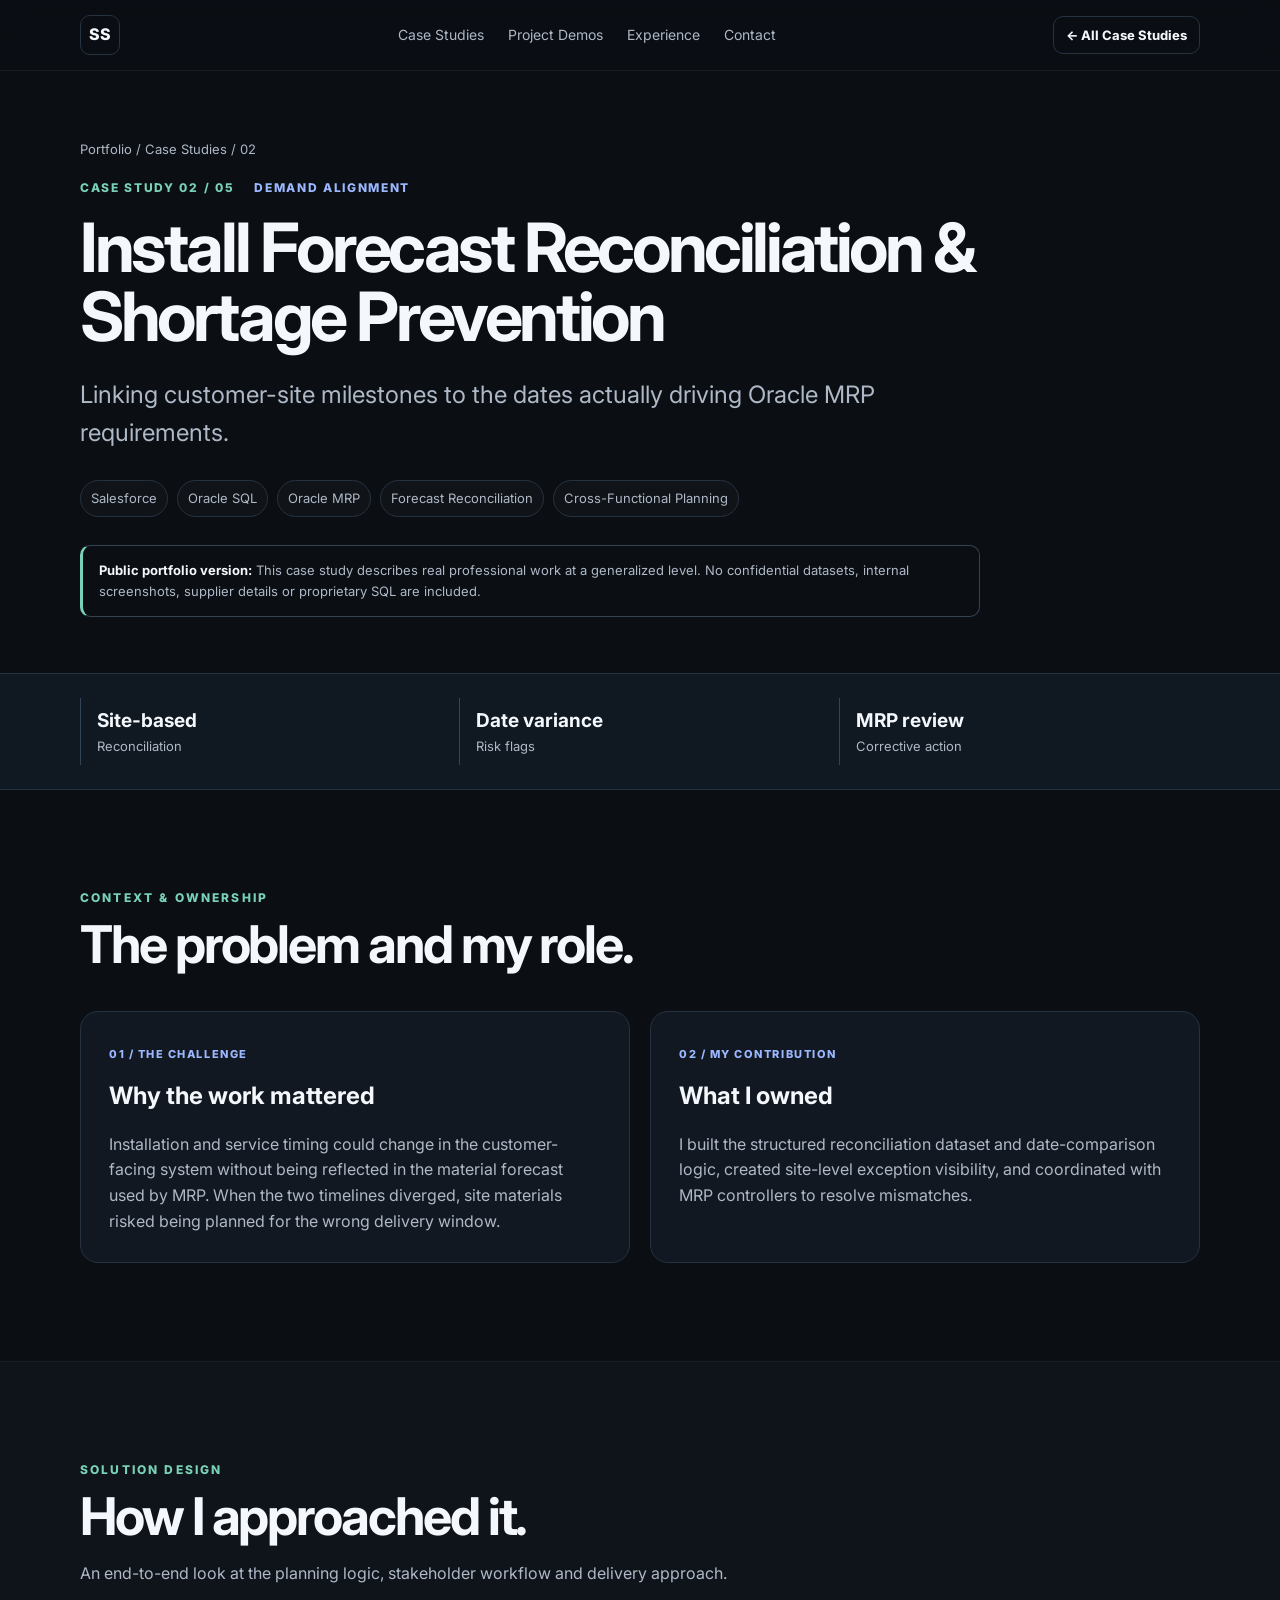
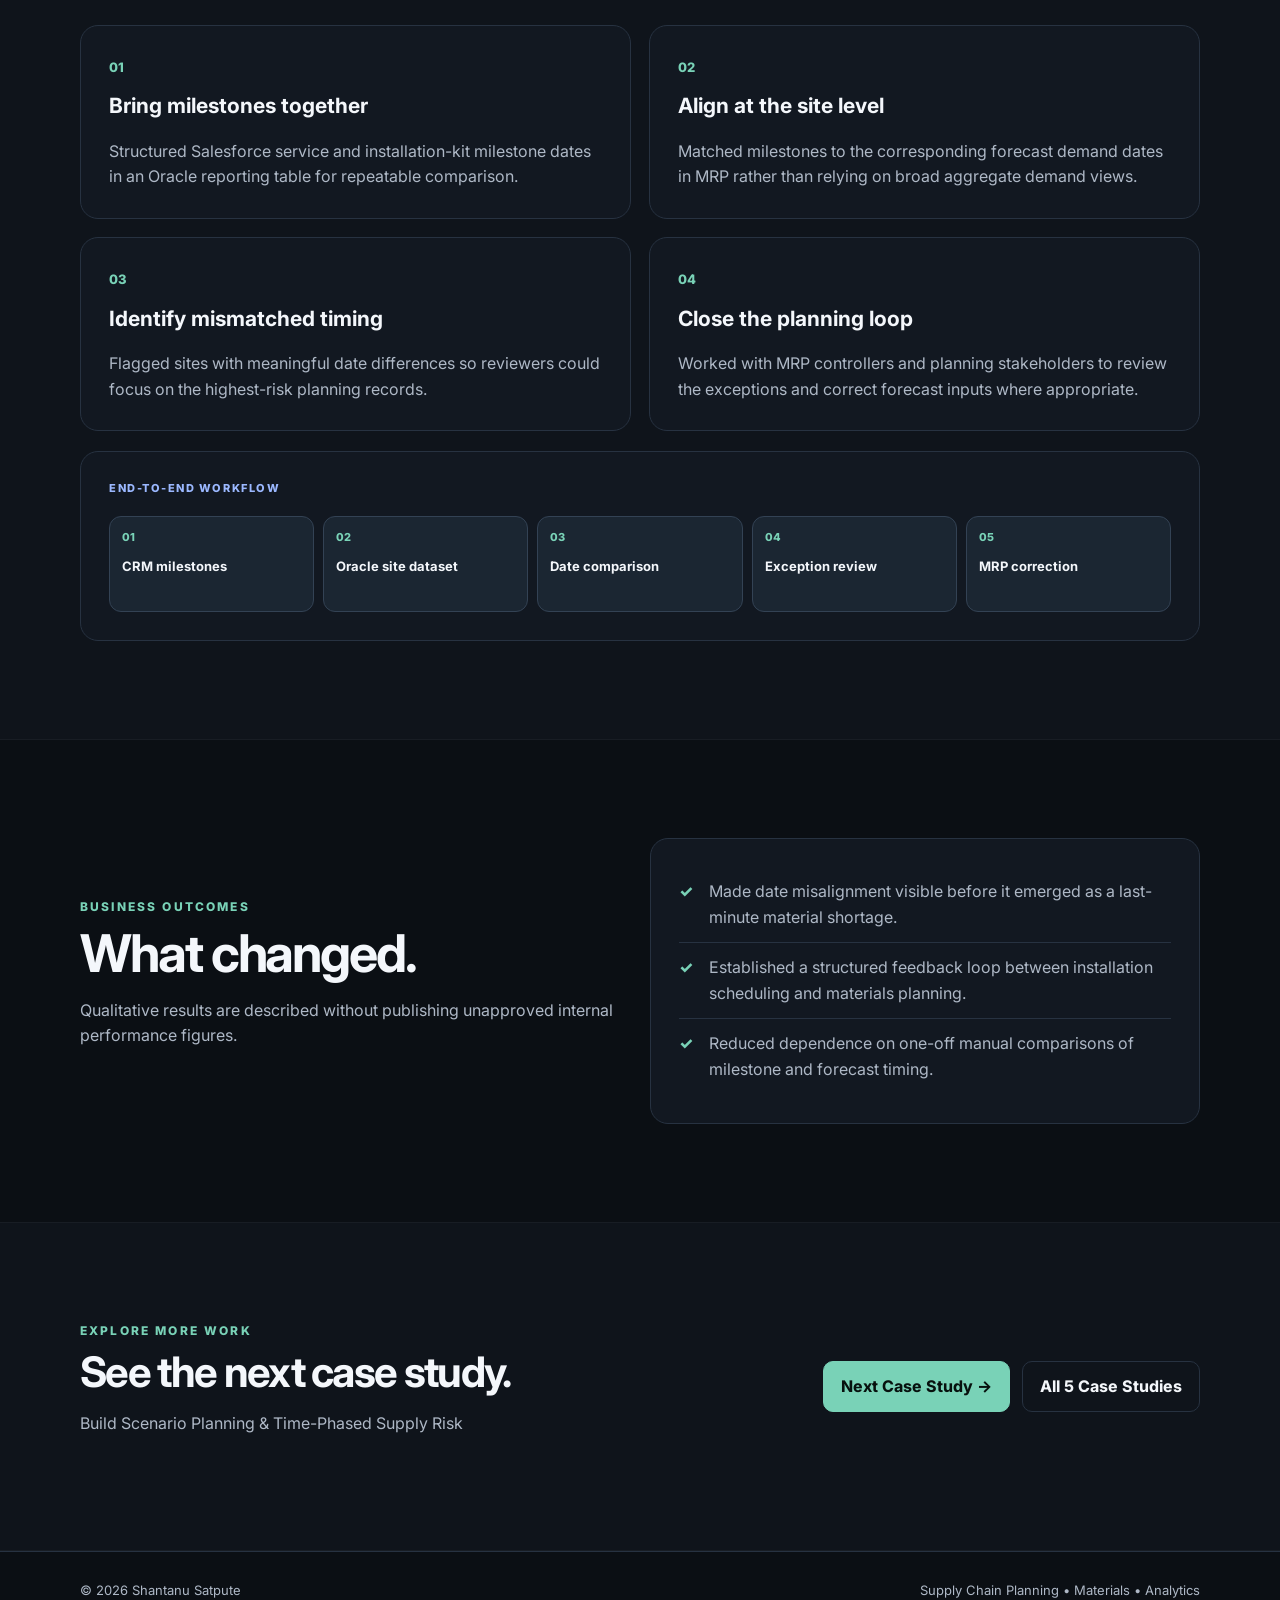
<file: case-study-install-forecast.html>
<!DOCTYPE html>
<html lang="en">
<head>
<meta charset="UTF-8"><meta name="viewport" content="width=device-width,initial-scale=1">
<meta name="description" content="Connected CRM installation milestones with MRP forecast dates to flag timing gaps before they became installation material risks.">
<title>Install Forecast Reconciliation &amp; Shortage Prevention | Shantanu Satpute</title>
<link rel="preconnect" href="https://fonts.googleapis.com"><link rel="preconnect" href="https://fonts.gstatic.com" crossorigin>
<link href="https://fonts.googleapis.com/css2?family=Inter:wght@400;500;600;700;800&display=swap" rel="stylesheet">
<link rel="stylesheet" href="styles.css">
</head>
<body>
<header class="nav-wrap"><nav class="nav container">
<a class="brand" href="index.html" aria-label="Portfolio home">SS</a>
<div class="nav-links"><a href="index.html#case-studies">Case Studies</a><a href="index.html#projects">Project Demos</a><a href="index.html#experience">Experience</a><a href="index.html#contact">Contact</a></div>
<a class="btn small secondary" href="index.html#case-studies">← All Case Studies</a>
</nav></header>
<main>
<section class="case-hero container">
<div class="breadcrumb"><a href="index.html">Portfolio</a> / <a href="index.html#case-studies">Case Studies</a> / 02</div>
<div class="case-kicker"><span>CASE STUDY 02 / 05</span><span>DEMAND ALIGNMENT</span></div>
<h1>Install Forecast Reconciliation &amp; Shortage Prevention</h1>
<p class="case-lead">Linking customer-site milestones to the dates actually driving Oracle MRP requirements.</p>
<div class="tech-row"><span>Salesforce</span><span>Oracle SQL</span><span>Oracle MRP</span><span>Forecast Reconciliation</span><span>Cross-Functional Planning</span></div>
<div class="case-disclaimer"><strong>Public portfolio version:</strong> This case study describes real professional work at a generalized level. No confidential datasets, internal screenshots, supplier details or proprietary SQL are included.</div>
</section>
<section class="case-strip"><div class="container case-signal-grid"><div class="case-signal"><strong>Site-based</strong><span>Reconciliation</span></div><div class="case-signal"><strong>Date variance</strong><span>Risk flags</span></div><div class="case-signal"><strong>MRP review</strong><span>Corrective action</span></div></div></section>
<section class="section"><div class="container">
<div class="section-heading"><div class="eyebrow">CONTEXT &amp; OWNERSHIP</div><h2>The problem and my role.</h2></div>
<div class="case-split"><article class="case-info-panel"><span class="case-mini-label">01 / THE CHALLENGE</span><h3>Why the work mattered</h3><p>Installation and service timing could change in the customer-facing system without being reflected in the material forecast used by MRP. When the two timelines diverged, site materials risked being planned for the wrong delivery window.</p></article>
<article class="case-info-panel"><span class="case-mini-label">02 / MY CONTRIBUTION</span><h3>What I owned</h3><p>I built the structured reconciliation dataset and date-comparison logic, created site-level exception visibility, and coordinated with MRP controllers to resolve mismatches.</p></article></div>
</div></section>
<section class="section section-alt"><div class="container">
<div class="section-heading"><div class="eyebrow">SOLUTION DESIGN</div><h2>How I approached it.</h2><p class="section-subtext">An end-to-end look at the planning logic, stakeholder workflow and delivery approach.</p></div>
<div class="case-detail-grid"><article class="case-detail-card"><span class="case-step-index">01</span><h3>Bring milestones together</h3><p>Structured Salesforce service and installation-kit milestone dates in an Oracle reporting table for repeatable comparison.</p></article><article class="case-detail-card"><span class="case-step-index">02</span><h3>Align at the site level</h3><p>Matched milestones to the corresponding forecast demand dates in MRP rather than relying on broad aggregate demand views.</p></article><article class="case-detail-card"><span class="case-step-index">03</span><h3>Identify mismatched timing</h3><p>Flagged sites with meaningful date differences so reviewers could focus on the highest-risk planning records.</p></article><article class="case-detail-card"><span class="case-step-index">04</span><h3>Close the planning loop</h3><p>Worked with MRP controllers and planning stakeholders to review the exceptions and correct forecast inputs where appropriate.</p></article></div>
<div class="case-workflow"><div class="case-mini-label">END-TO-END WORKFLOW</div><div class="case-flow-track"><div class="case-flow-step"><span class="case-flow-num">01</span><strong>CRM milestones</strong></div><div class="case-flow-step"><span class="case-flow-num">02</span><strong>Oracle site dataset</strong></div><div class="case-flow-step"><span class="case-flow-num">03</span><strong>Date comparison</strong></div><div class="case-flow-step"><span class="case-flow-num">04</span><strong>Exception review</strong></div><div class="case-flow-step"><span class="case-flow-num">05</span><strong>MRP correction</strong></div></div></div>
</div></section>
<section class="section"><div class="container">
<div class="case-split case-outcome-grid">
<div><div class="eyebrow">BUSINESS OUTCOMES</div><h2>What changed.</h2><p class="section-subtext">Qualitative results are described without publishing unapproved internal performance figures.</p></div>
<div class="case-impact"><ul><li>Made date misalignment visible before it emerged as a last-minute material shortage.</li><li>Established a structured feedback loop between installation scheduling and materials planning.</li><li>Reduced dependence on one-off manual comparisons of milestone and forecast timing.</li></ul></div>
</div></div></section>
<section class="section section-alt"><div class="container">
<div class="case-end">
<div><div class="eyebrow">EXPLORE MORE WORK</div><h2>See the next case study.</h2><p>Build Scenario Planning &amp; Time-Phased Supply Risk</p></div>
<div class="case-end-actions"><a class="btn" href="case-study-scenario-planning.html">Next Case Study →</a><a class="btn secondary" href="index.html#case-studies">All 5 Case Studies</a></div>
</div>
</div></section>
</main>
<footer class="footer"><div class="container footer-row"><span>© <span data-year></span> Shantanu Satpute</span><span>Supply Chain Planning • Materials • Analytics</span></div></footer>
<script src="script.js"></script>
</body></html>
</file>
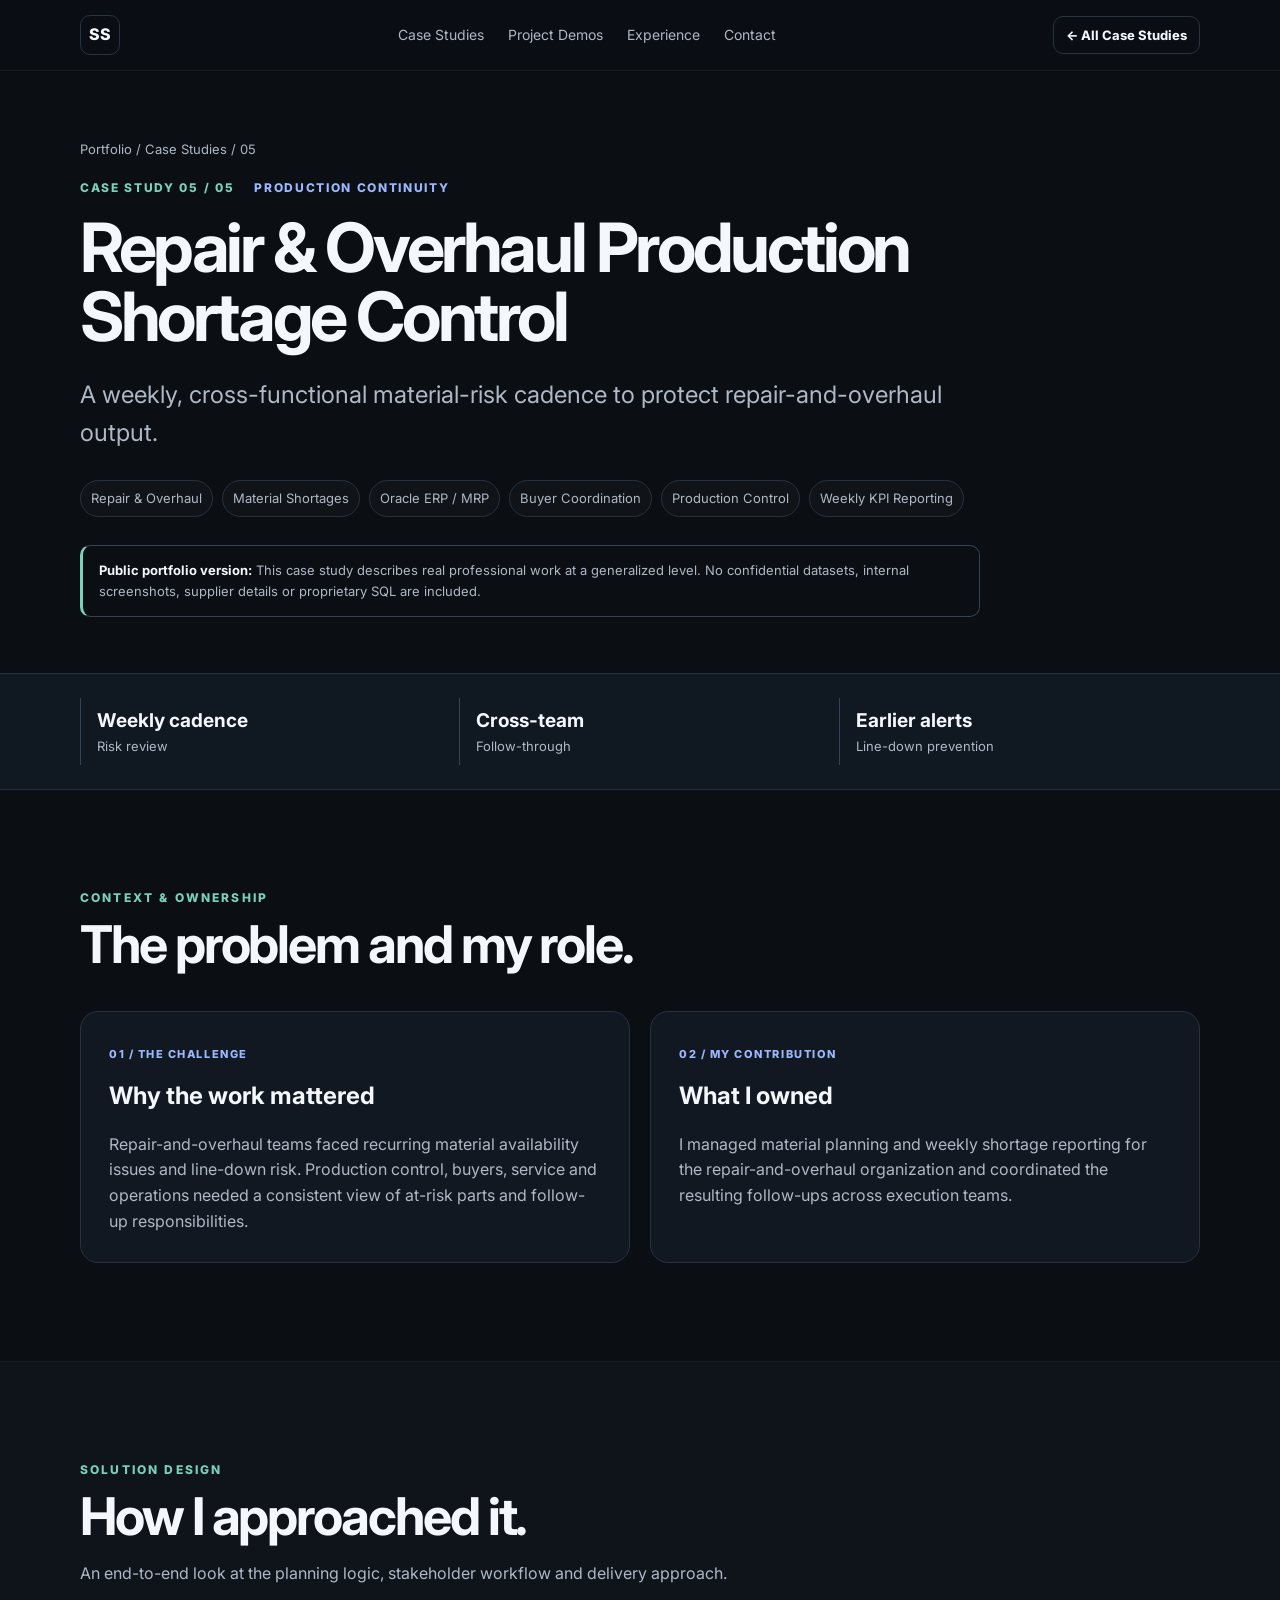
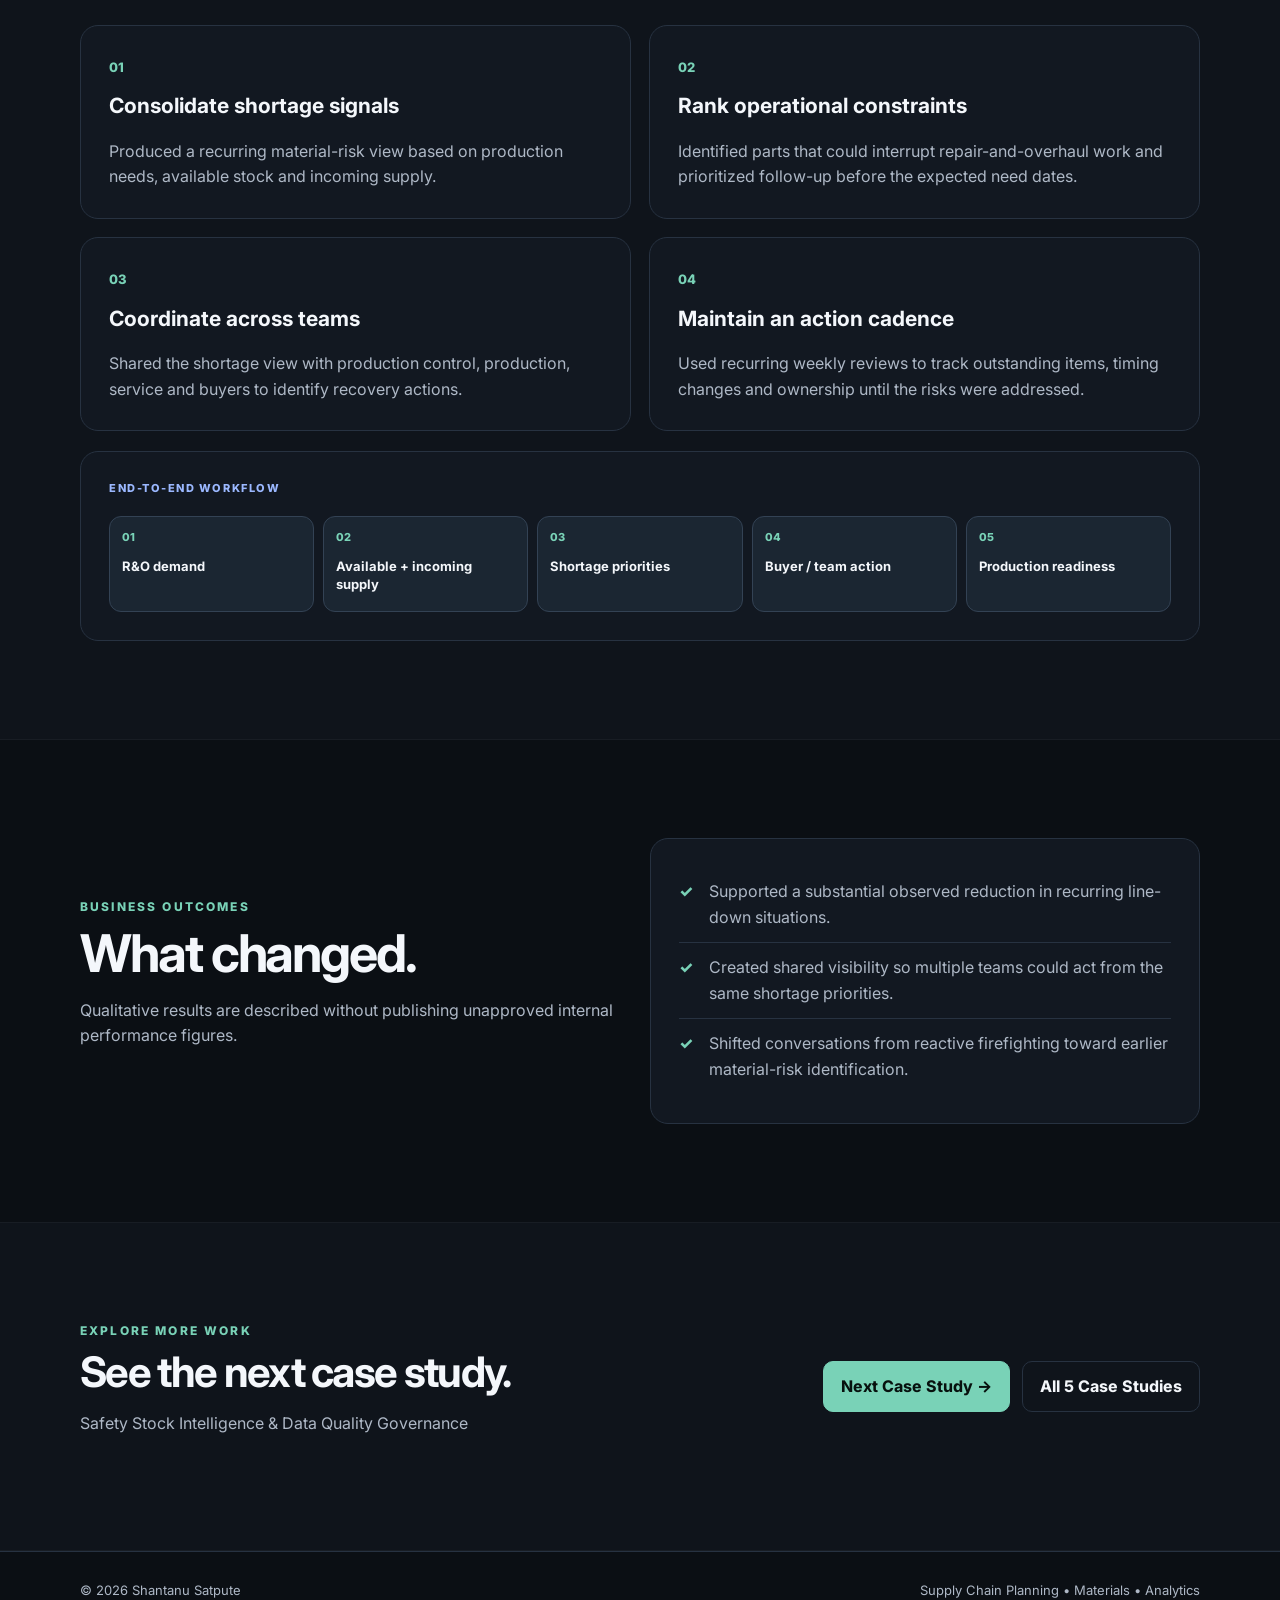
<file: case-study-repair-overhaul.html>
<!DOCTYPE html>
<html lang="en">
<head>
<meta charset="UTF-8"><meta name="viewport" content="width=device-width,initial-scale=1">
<meta name="description" content="Owned a recurring shortage-control process to focus production, service and purchasing teams on material risks before line interruptions.">
<title>Repair &amp; Overhaul Production Shortage Control | Shantanu Satpute</title>
<link rel="preconnect" href="https://fonts.googleapis.com"><link rel="preconnect" href="https://fonts.gstatic.com" crossorigin>
<link href="https://fonts.googleapis.com/css2?family=Inter:wght@400;500;600;700;800&display=swap" rel="stylesheet">
<link rel="stylesheet" href="styles.css">
</head>
<body>
<header class="nav-wrap"><nav class="nav container">
<a class="brand" href="index.html" aria-label="Portfolio home">SS</a>
<div class="nav-links"><a href="index.html#case-studies">Case Studies</a><a href="index.html#projects">Project Demos</a><a href="index.html#experience">Experience</a><a href="index.html#contact">Contact</a></div>
<a class="btn small secondary" href="index.html#case-studies">← All Case Studies</a>
</nav></header>
<main>
<section class="case-hero container">
<div class="breadcrumb"><a href="index.html">Portfolio</a> / <a href="index.html#case-studies">Case Studies</a> / 05</div>
<div class="case-kicker"><span>CASE STUDY 05 / 05</span><span>PRODUCTION CONTINUITY</span></div>
<h1>Repair &amp; Overhaul Production Shortage Control</h1>
<p class="case-lead">A weekly, cross-functional material-risk cadence to protect repair-and-overhaul output.</p>
<div class="tech-row"><span>Repair &amp; Overhaul</span><span>Material Shortages</span><span>Oracle ERP / MRP</span><span>Buyer Coordination</span><span>Production Control</span><span>Weekly KPI Reporting</span></div>
<div class="case-disclaimer"><strong>Public portfolio version:</strong> This case study describes real professional work at a generalized level. No confidential datasets, internal screenshots, supplier details or proprietary SQL are included.</div>
</section>
<section class="case-strip"><div class="container case-signal-grid"><div class="case-signal"><strong>Weekly cadence</strong><span>Risk review</span></div><div class="case-signal"><strong>Cross-team</strong><span>Follow-through</span></div><div class="case-signal"><strong>Earlier alerts</strong><span>Line-down prevention</span></div></div></section>
<section class="section"><div class="container">
<div class="section-heading"><div class="eyebrow">CONTEXT &amp; OWNERSHIP</div><h2>The problem and my role.</h2></div>
<div class="case-split"><article class="case-info-panel"><span class="case-mini-label">01 / THE CHALLENGE</span><h3>Why the work mattered</h3><p>Repair-and-overhaul teams faced recurring material availability issues and line-down risk. Production control, buyers, service and operations needed a consistent view of at-risk parts and follow-up responsibilities.</p></article>
<article class="case-info-panel"><span class="case-mini-label">02 / MY CONTRIBUTION</span><h3>What I owned</h3><p>I managed material planning and weekly shortage reporting for the repair-and-overhaul organization and coordinated the resulting follow-ups across execution teams.</p></article></div>
</div></section>
<section class="section section-alt"><div class="container">
<div class="section-heading"><div class="eyebrow">SOLUTION DESIGN</div><h2>How I approached it.</h2><p class="section-subtext">An end-to-end look at the planning logic, stakeholder workflow and delivery approach.</p></div>
<div class="case-detail-grid"><article class="case-detail-card"><span class="case-step-index">01</span><h3>Consolidate shortage signals</h3><p>Produced a recurring material-risk view based on production needs, available stock and incoming supply.</p></article><article class="case-detail-card"><span class="case-step-index">02</span><h3>Rank operational constraints</h3><p>Identified parts that could interrupt repair-and-overhaul work and prioritized follow-up before the expected need dates.</p></article><article class="case-detail-card"><span class="case-step-index">03</span><h3>Coordinate across teams</h3><p>Shared the shortage view with production control, production, service and buyers to identify recovery actions.</p></article><article class="case-detail-card"><span class="case-step-index">04</span><h3>Maintain an action cadence</h3><p>Used recurring weekly reviews to track outstanding items, timing changes and ownership until the risks were addressed.</p></article></div>
<div class="case-workflow"><div class="case-mini-label">END-TO-END WORKFLOW</div><div class="case-flow-track"><div class="case-flow-step"><span class="case-flow-num">01</span><strong>R&amp;O demand</strong></div><div class="case-flow-step"><span class="case-flow-num">02</span><strong>Available + incoming supply</strong></div><div class="case-flow-step"><span class="case-flow-num">03</span><strong>Shortage priorities</strong></div><div class="case-flow-step"><span class="case-flow-num">04</span><strong>Buyer / team action</strong></div><div class="case-flow-step"><span class="case-flow-num">05</span><strong>Production readiness</strong></div></div></div>
</div></section>
<section class="section"><div class="container">
<div class="case-split case-outcome-grid">
<div><div class="eyebrow">BUSINESS OUTCOMES</div><h2>What changed.</h2><p class="section-subtext">Qualitative results are described without publishing unapproved internal performance figures.</p></div>
<div class="case-impact"><ul><li>Supported a substantial observed reduction in recurring line-down situations.</li><li>Created shared visibility so multiple teams could act from the same shortage priorities.</li><li>Shifted conversations from reactive firefighting toward earlier material-risk identification.</li></ul></div>
</div></div></section>
<section class="section section-alt"><div class="container">
<div class="case-end">
<div><div class="eyebrow">EXPLORE MORE WORK</div><h2>See the next case study.</h2><p>Safety Stock Intelligence &amp; Data Quality Governance</p></div>
<div class="case-end-actions"><a class="btn" href="case-study-safety-stock.html">Next Case Study →</a><a class="btn secondary" href="index.html#case-studies">All 5 Case Studies</a></div>
</div>
</div></section>
</main>
<footer class="footer"><div class="container footer-row"><span>© <span data-year></span> Shantanu Satpute</span><span>Supply Chain Planning • Materials • Analytics</span></div></footer>
<script src="script.js"></script>
</body></html>
</file>
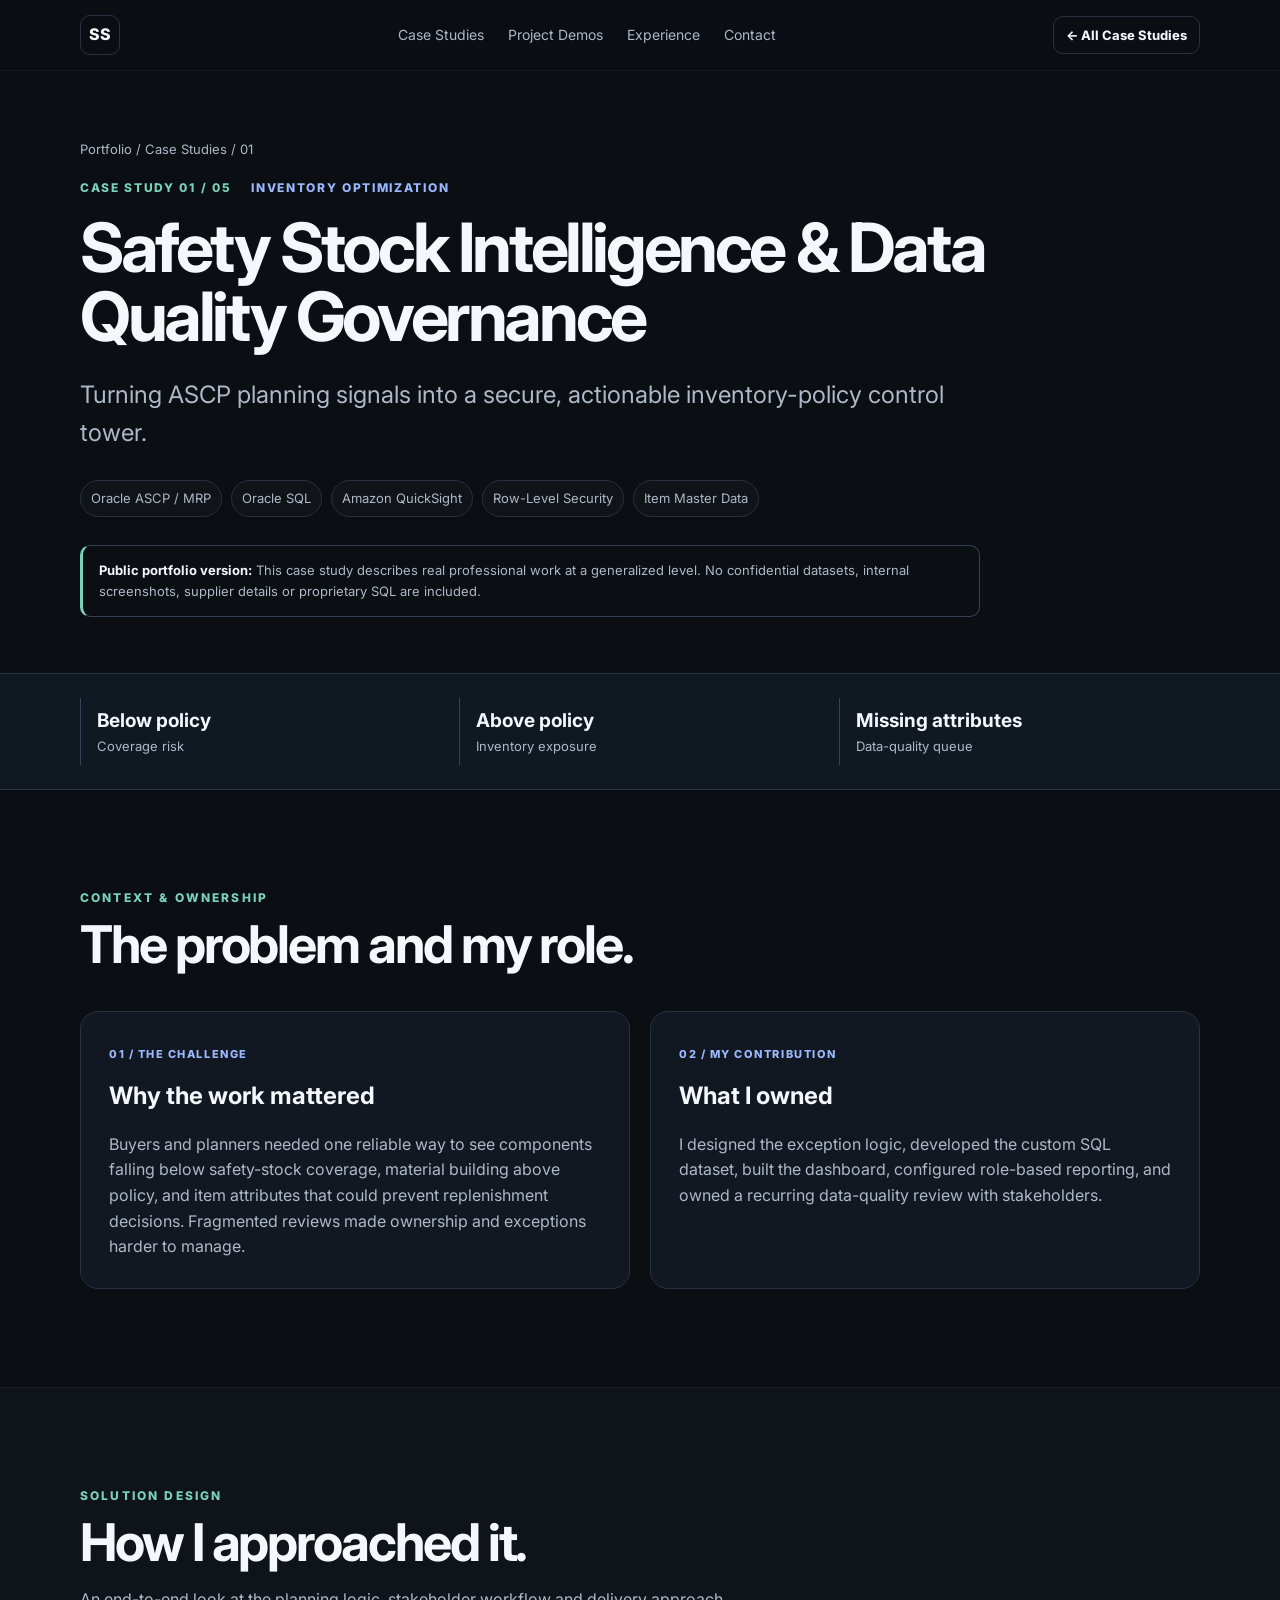
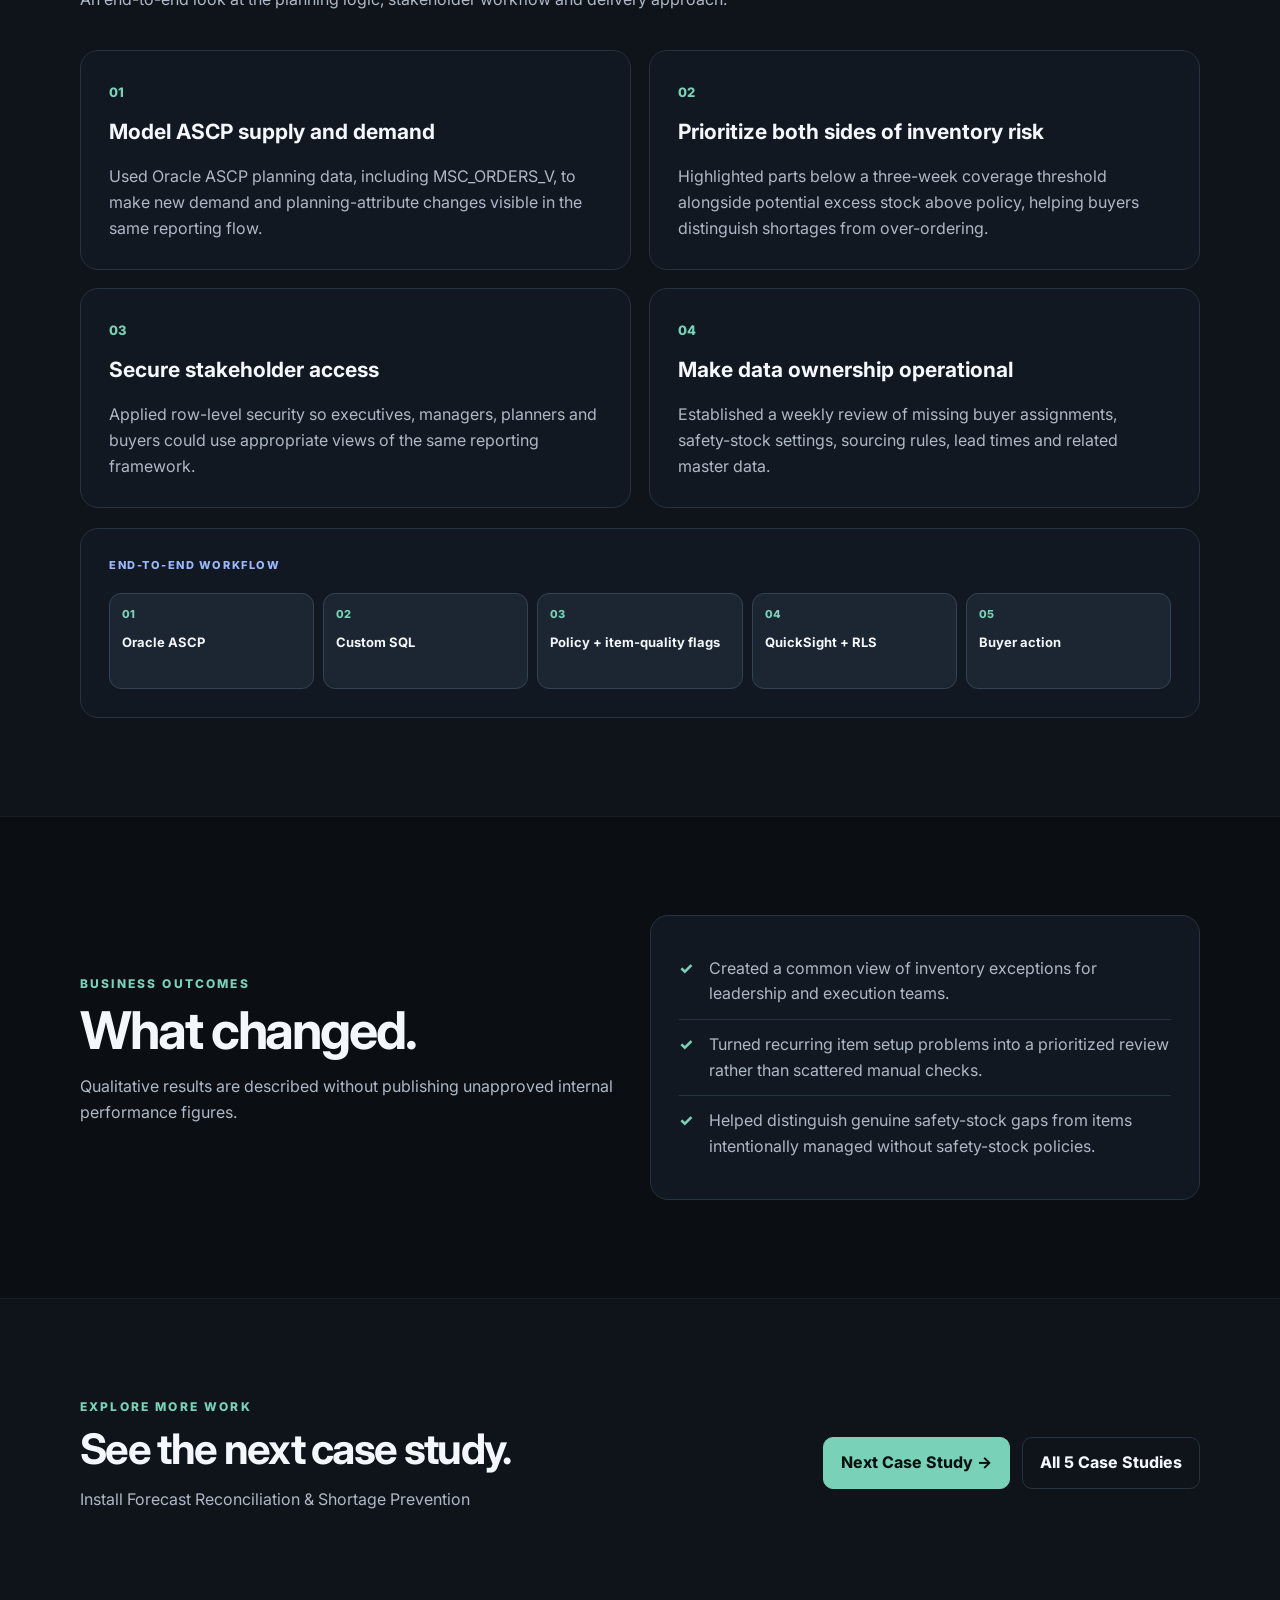
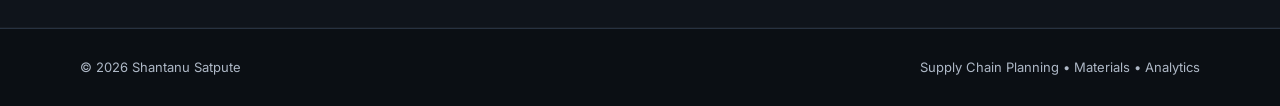
<file: case-study-safety-stock.html>
<!DOCTYPE html>
<html lang="en">
<head>
<meta charset="UTF-8"><meta name="viewport" content="width=device-width,initial-scale=1">
<meta name="description" content="Built a role-secured QuickSight solution to surface below-policy stock, over-coverage, and missing item-master ownership.">
<title>Safety Stock Intelligence &amp; Data Quality Governance | Shantanu Satpute</title>
<link rel="preconnect" href="https://fonts.googleapis.com"><link rel="preconnect" href="https://fonts.gstatic.com" crossorigin>
<link href="https://fonts.googleapis.com/css2?family=Inter:wght@400;500;600;700;800&display=swap" rel="stylesheet">
<link rel="stylesheet" href="styles.css">
</head>
<body>
<header class="nav-wrap"><nav class="nav container">
<a class="brand" href="index.html" aria-label="Portfolio home">SS</a>
<div class="nav-links"><a href="index.html#case-studies">Case Studies</a><a href="index.html#projects">Project Demos</a><a href="index.html#experience">Experience</a><a href="index.html#contact">Contact</a></div>
<a class="btn small secondary" href="index.html#case-studies">← All Case Studies</a>
</nav></header>
<main>
<section class="case-hero container">
<div class="breadcrumb"><a href="index.html">Portfolio</a> / <a href="index.html#case-studies">Case Studies</a> / 01</div>
<div class="case-kicker"><span>CASE STUDY 01 / 05</span><span>INVENTORY OPTIMIZATION</span></div>
<h1>Safety Stock Intelligence &amp; Data Quality Governance</h1>
<p class="case-lead">Turning ASCP planning signals into a secure, actionable inventory-policy control tower.</p>
<div class="tech-row"><span>Oracle ASCP / MRP</span><span>Oracle SQL</span><span>Amazon QuickSight</span><span>Row-Level Security</span><span>Item Master Data</span></div>
<div class="case-disclaimer"><strong>Public portfolio version:</strong> This case study describes real professional work at a generalized level. No confidential datasets, internal screenshots, supplier details or proprietary SQL are included.</div>
</section>
<section class="case-strip"><div class="container case-signal-grid"><div class="case-signal"><strong>Below policy</strong><span>Coverage risk</span></div><div class="case-signal"><strong>Above policy</strong><span>Inventory exposure</span></div><div class="case-signal"><strong>Missing attributes</strong><span>Data-quality queue</span></div></div></section>
<section class="section"><div class="container">
<div class="section-heading"><div class="eyebrow">CONTEXT &amp; OWNERSHIP</div><h2>The problem and my role.</h2></div>
<div class="case-split"><article class="case-info-panel"><span class="case-mini-label">01 / THE CHALLENGE</span><h3>Why the work mattered</h3><p>Buyers and planners needed one reliable way to see components falling below safety-stock coverage, material building above policy, and item attributes that could prevent replenishment decisions. Fragmented reviews made ownership and exceptions harder to manage.</p></article>
<article class="case-info-panel"><span class="case-mini-label">02 / MY CONTRIBUTION</span><h3>What I owned</h3><p>I designed the exception logic, developed the custom SQL dataset, built the dashboard, configured role-based reporting, and owned a recurring data-quality review with stakeholders.</p></article></div>
</div></section>
<section class="section section-alt"><div class="container">
<div class="section-heading"><div class="eyebrow">SOLUTION DESIGN</div><h2>How I approached it.</h2><p class="section-subtext">An end-to-end look at the planning logic, stakeholder workflow and delivery approach.</p></div>
<div class="case-detail-grid"><article class="case-detail-card"><span class="case-step-index">01</span><h3>Model ASCP supply and demand</h3><p>Used Oracle ASCP planning data, including MSC_ORDERS_V, to make new demand and planning-attribute changes visible in the same reporting flow.</p></article><article class="case-detail-card"><span class="case-step-index">02</span><h3>Prioritize both sides of inventory risk</h3><p>Highlighted parts below a three-week coverage threshold alongside potential excess stock above policy, helping buyers distinguish shortages from over-ordering.</p></article><article class="case-detail-card"><span class="case-step-index">03</span><h3>Secure stakeholder access</h3><p>Applied row-level security so executives, managers, planners and buyers could use appropriate views of the same reporting framework.</p></article><article class="case-detail-card"><span class="case-step-index">04</span><h3>Make data ownership operational</h3><p>Established a weekly review of missing buyer assignments, safety-stock settings, sourcing rules, lead times and related master data.</p></article></div>
<div class="case-workflow"><div class="case-mini-label">END-TO-END WORKFLOW</div><div class="case-flow-track"><div class="case-flow-step"><span class="case-flow-num">01</span><strong>Oracle ASCP</strong></div><div class="case-flow-step"><span class="case-flow-num">02</span><strong>Custom SQL</strong></div><div class="case-flow-step"><span class="case-flow-num">03</span><strong>Policy + item-quality flags</strong></div><div class="case-flow-step"><span class="case-flow-num">04</span><strong>QuickSight + RLS</strong></div><div class="case-flow-step"><span class="case-flow-num">05</span><strong>Buyer action</strong></div></div></div>
</div></section>
<section class="section"><div class="container">
<div class="case-split case-outcome-grid">
<div><div class="eyebrow">BUSINESS OUTCOMES</div><h2>What changed.</h2><p class="section-subtext">Qualitative results are described without publishing unapproved internal performance figures.</p></div>
<div class="case-impact"><ul><li>Created a common view of inventory exceptions for leadership and execution teams.</li><li>Turned recurring item setup problems into a prioritized review rather than scattered manual checks.</li><li>Helped distinguish genuine safety-stock gaps from items intentionally managed without safety-stock policies.</li></ul></div>
</div></div></section>
<section class="section section-alt"><div class="container">
<div class="case-end">
<div><div class="eyebrow">EXPLORE MORE WORK</div><h2>See the next case study.</h2><p>Install Forecast Reconciliation &amp; Shortage Prevention</p></div>
<div class="case-end-actions"><a class="btn" href="case-study-install-forecast.html">Next Case Study →</a><a class="btn secondary" href="index.html#case-studies">All 5 Case Studies</a></div>
</div>
</div></section>
</main>
<footer class="footer"><div class="container footer-row"><span>© <span data-year></span> Shantanu Satpute</span><span>Supply Chain Planning • Materials • Analytics</span></div></footer>
<script src="script.js"></script>
</body></html>
</file>
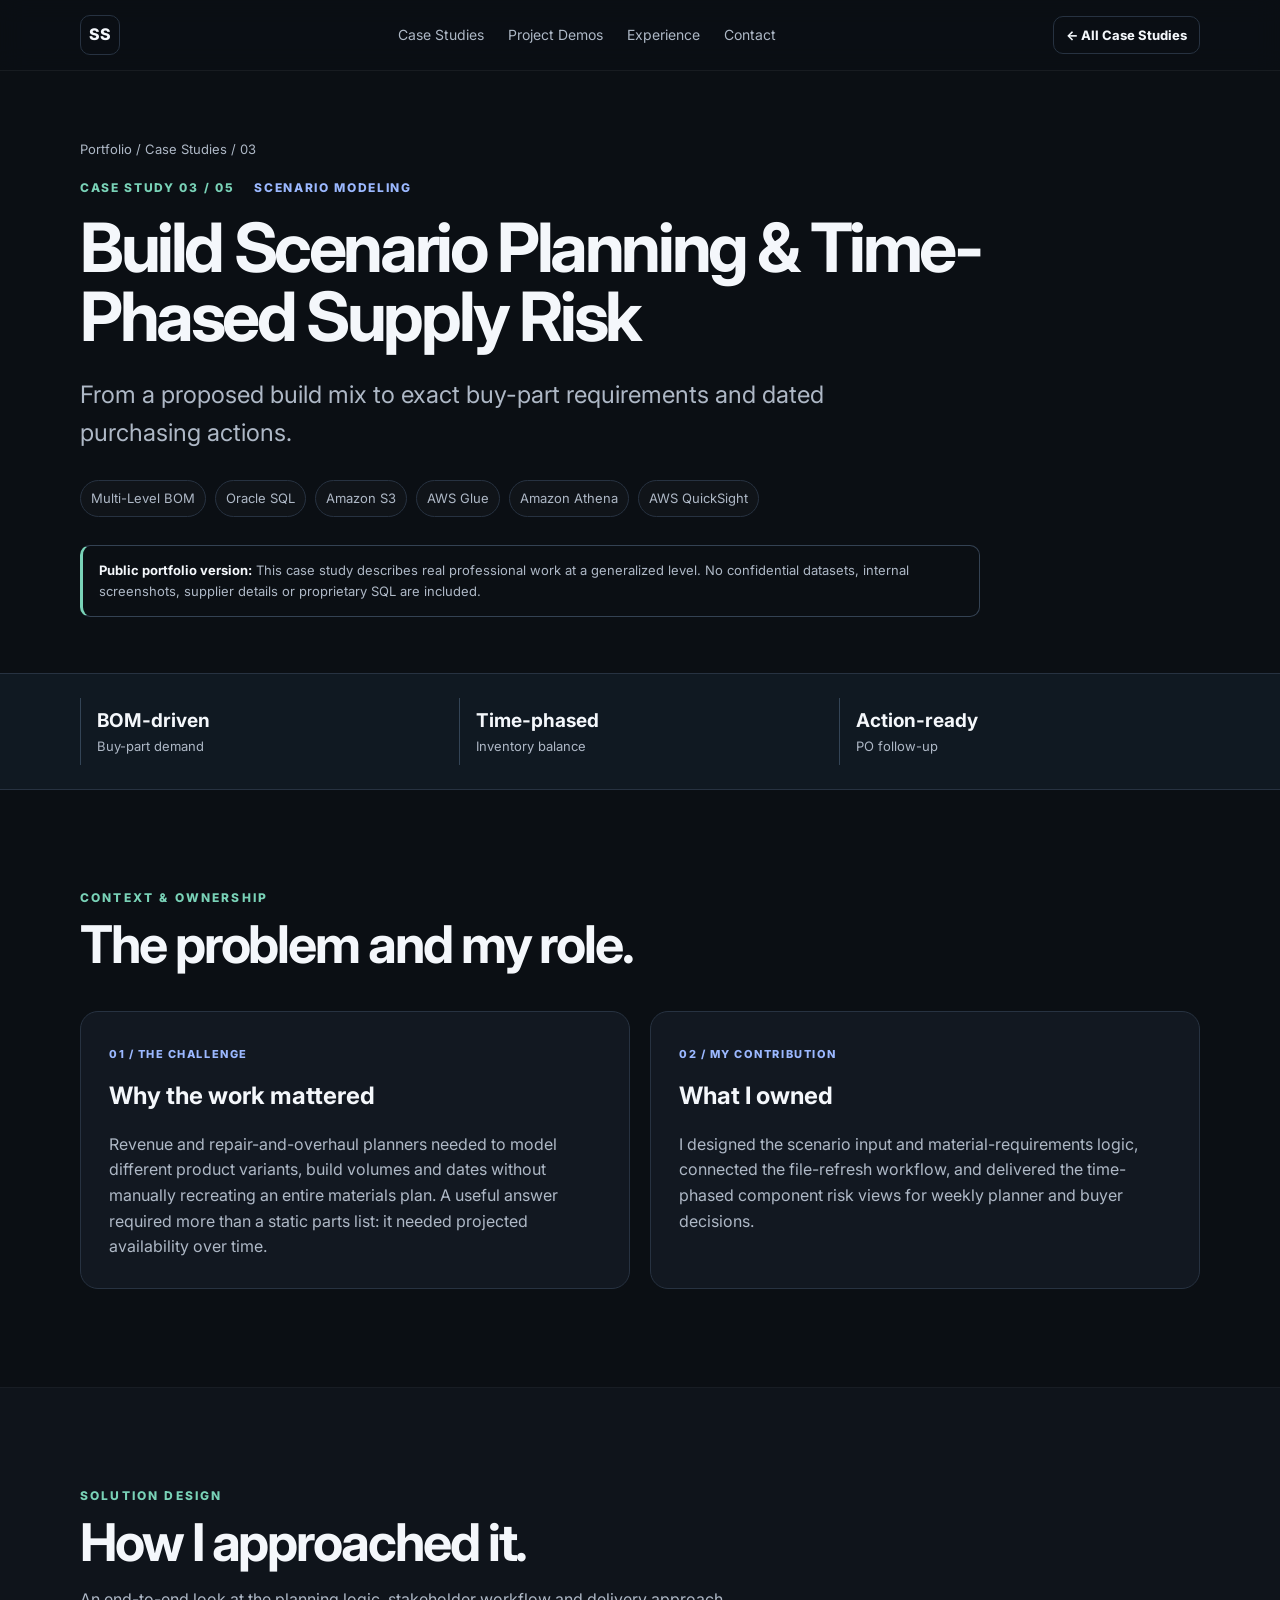
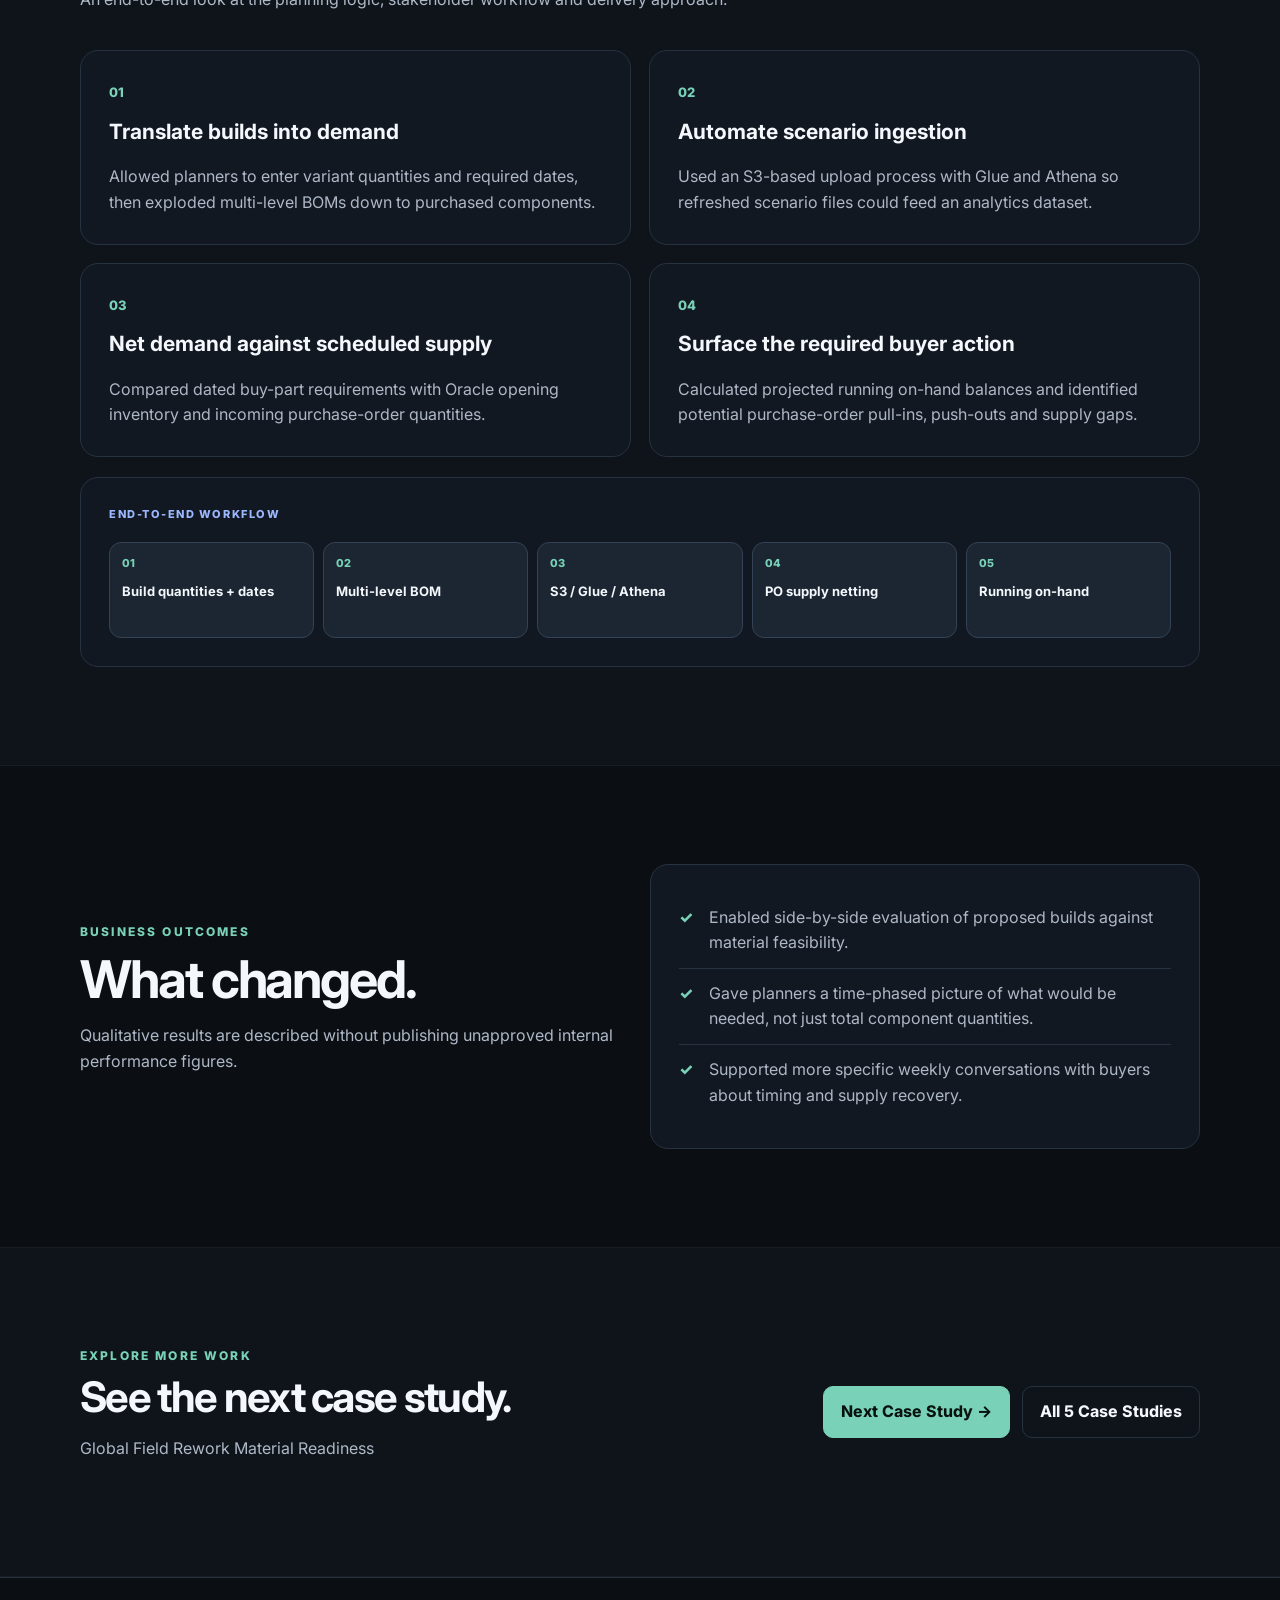
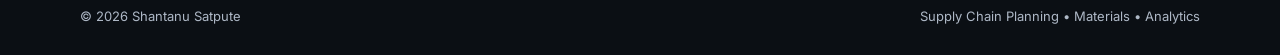
<file: case-study-scenario-planning.html>
<!DOCTYPE html>
<html lang="en">
<head>
<meta charset="UTF-8"><meta name="viewport" content="width=device-width,initial-scale=1">
<meta name="description" content="Developed a self-service planning workflow combining multi-level BOM explosion, AWS data ingestion, and Oracle PO supply netting.">
<title>Build Scenario Planning &amp; Time-Phased Supply Risk | Shantanu Satpute</title>
<link rel="preconnect" href="https://fonts.googleapis.com"><link rel="preconnect" href="https://fonts.gstatic.com" crossorigin>
<link href="https://fonts.googleapis.com/css2?family=Inter:wght@400;500;600;700;800&display=swap" rel="stylesheet">
<link rel="stylesheet" href="styles.css">
</head>
<body>
<header class="nav-wrap"><nav class="nav container">
<a class="brand" href="index.html" aria-label="Portfolio home">SS</a>
<div class="nav-links"><a href="index.html#case-studies">Case Studies</a><a href="index.html#projects">Project Demos</a><a href="index.html#experience">Experience</a><a href="index.html#contact">Contact</a></div>
<a class="btn small secondary" href="index.html#case-studies">← All Case Studies</a>
</nav></header>
<main>
<section class="case-hero container">
<div class="breadcrumb"><a href="index.html">Portfolio</a> / <a href="index.html#case-studies">Case Studies</a> / 03</div>
<div class="case-kicker"><span>CASE STUDY 03 / 05</span><span>SCENARIO MODELING</span></div>
<h1>Build Scenario Planning &amp; Time-Phased Supply Risk</h1>
<p class="case-lead">From a proposed build mix to exact buy-part requirements and dated purchasing actions.</p>
<div class="tech-row"><span>Multi-Level BOM</span><span>Oracle SQL</span><span>Amazon S3</span><span>AWS Glue</span><span>Amazon Athena</span><span>AWS QuickSight</span></div>
<div class="case-disclaimer"><strong>Public portfolio version:</strong> This case study describes real professional work at a generalized level. No confidential datasets, internal screenshots, supplier details or proprietary SQL are included.</div>
</section>
<section class="case-strip"><div class="container case-signal-grid"><div class="case-signal"><strong>BOM-driven</strong><span>Buy-part demand</span></div><div class="case-signal"><strong>Time-phased</strong><span>Inventory balance</span></div><div class="case-signal"><strong>Action-ready</strong><span>PO follow-up</span></div></div></section>
<section class="section"><div class="container">
<div class="section-heading"><div class="eyebrow">CONTEXT &amp; OWNERSHIP</div><h2>The problem and my role.</h2></div>
<div class="case-split"><article class="case-info-panel"><span class="case-mini-label">01 / THE CHALLENGE</span><h3>Why the work mattered</h3><p>Revenue and repair-and-overhaul planners needed to model different product variants, build volumes and dates without manually recreating an entire materials plan. A useful answer required more than a static parts list: it needed projected availability over time.</p></article>
<article class="case-info-panel"><span class="case-mini-label">02 / MY CONTRIBUTION</span><h3>What I owned</h3><p>I designed the scenario input and material-requirements logic, connected the file-refresh workflow, and delivered the time-phased component risk views for weekly planner and buyer decisions.</p></article></div>
</div></section>
<section class="section section-alt"><div class="container">
<div class="section-heading"><div class="eyebrow">SOLUTION DESIGN</div><h2>How I approached it.</h2><p class="section-subtext">An end-to-end look at the planning logic, stakeholder workflow and delivery approach.</p></div>
<div class="case-detail-grid"><article class="case-detail-card"><span class="case-step-index">01</span><h3>Translate builds into demand</h3><p>Allowed planners to enter variant quantities and required dates, then exploded multi-level BOMs down to purchased components.</p></article><article class="case-detail-card"><span class="case-step-index">02</span><h3>Automate scenario ingestion</h3><p>Used an S3-based upload process with Glue and Athena so refreshed scenario files could feed an analytics dataset.</p></article><article class="case-detail-card"><span class="case-step-index">03</span><h3>Net demand against scheduled supply</h3><p>Compared dated buy-part requirements with Oracle opening inventory and incoming purchase-order quantities.</p></article><article class="case-detail-card"><span class="case-step-index">04</span><h3>Surface the required buyer action</h3><p>Calculated projected running on-hand balances and identified potential purchase-order pull-ins, push-outs and supply gaps.</p></article></div>
<div class="case-workflow"><div class="case-mini-label">END-TO-END WORKFLOW</div><div class="case-flow-track"><div class="case-flow-step"><span class="case-flow-num">01</span><strong>Build quantities + dates</strong></div><div class="case-flow-step"><span class="case-flow-num">02</span><strong>Multi-level BOM</strong></div><div class="case-flow-step"><span class="case-flow-num">03</span><strong>S3 / Glue / Athena</strong></div><div class="case-flow-step"><span class="case-flow-num">04</span><strong>PO supply netting</strong></div><div class="case-flow-step"><span class="case-flow-num">05</span><strong>Running on-hand</strong></div></div></div>
</div></section>
<section class="section"><div class="container">
<div class="case-split case-outcome-grid">
<div><div class="eyebrow">BUSINESS OUTCOMES</div><h2>What changed.</h2><p class="section-subtext">Qualitative results are described without publishing unapproved internal performance figures.</p></div>
<div class="case-impact"><ul><li>Enabled side-by-side evaluation of proposed builds against material feasibility.</li><li>Gave planners a time-phased picture of what would be needed, not just total component quantities.</li><li>Supported more specific weekly conversations with buyers about timing and supply recovery.</li></ul></div>
</div></div></section>
<section class="section section-alt"><div class="container">
<div class="case-end">
<div><div class="eyebrow">EXPLORE MORE WORK</div><h2>See the next case study.</h2><p>Global Field Rework Material Readiness</p></div>
<div class="case-end-actions"><a class="btn" href="case-study-field-rework.html">Next Case Study →</a><a class="btn secondary" href="index.html#case-studies">All 5 Case Studies</a></div>
</div>
</div></section>
</main>
<footer class="footer"><div class="container footer-row"><span>© <span data-year></span> Shantanu Satpute</span><span>Supply Chain Planning • Materials • Analytics</span></div></footer>
<script src="script.js"></script>
</body></html>
</file>
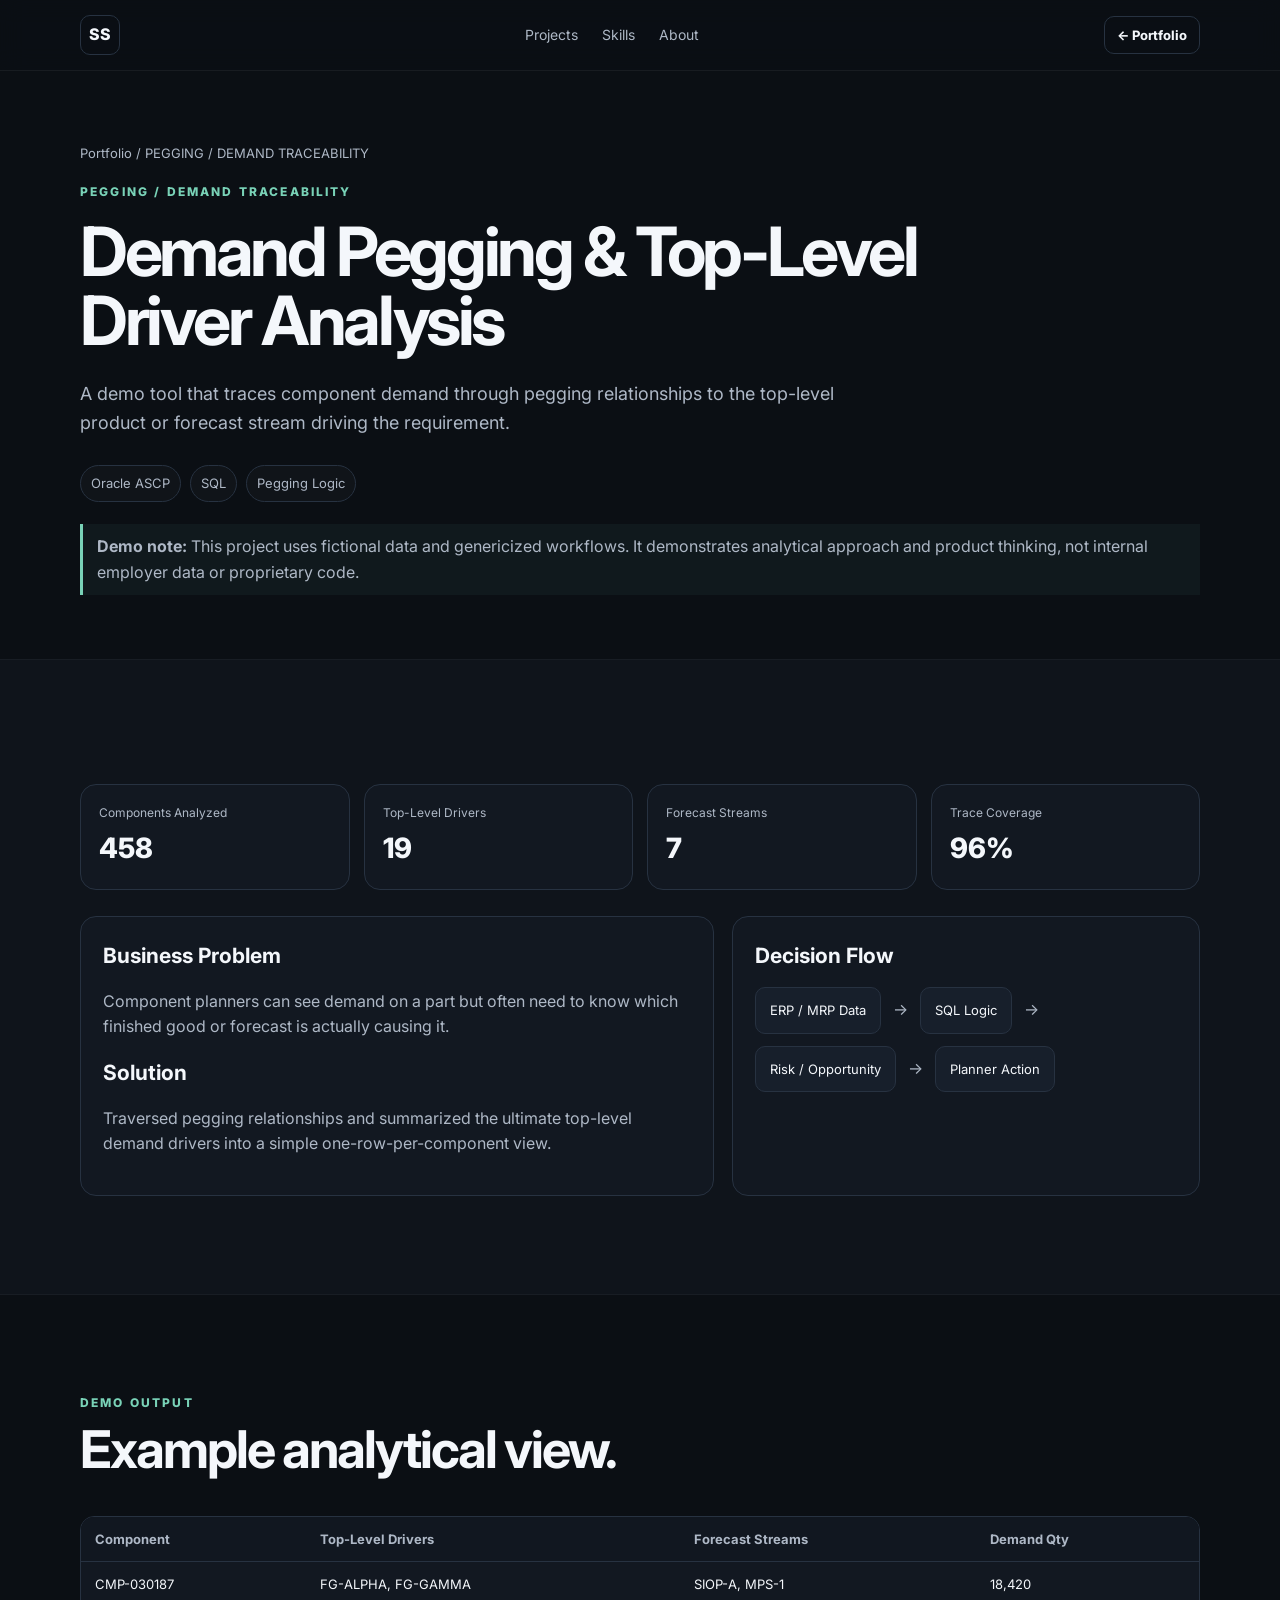
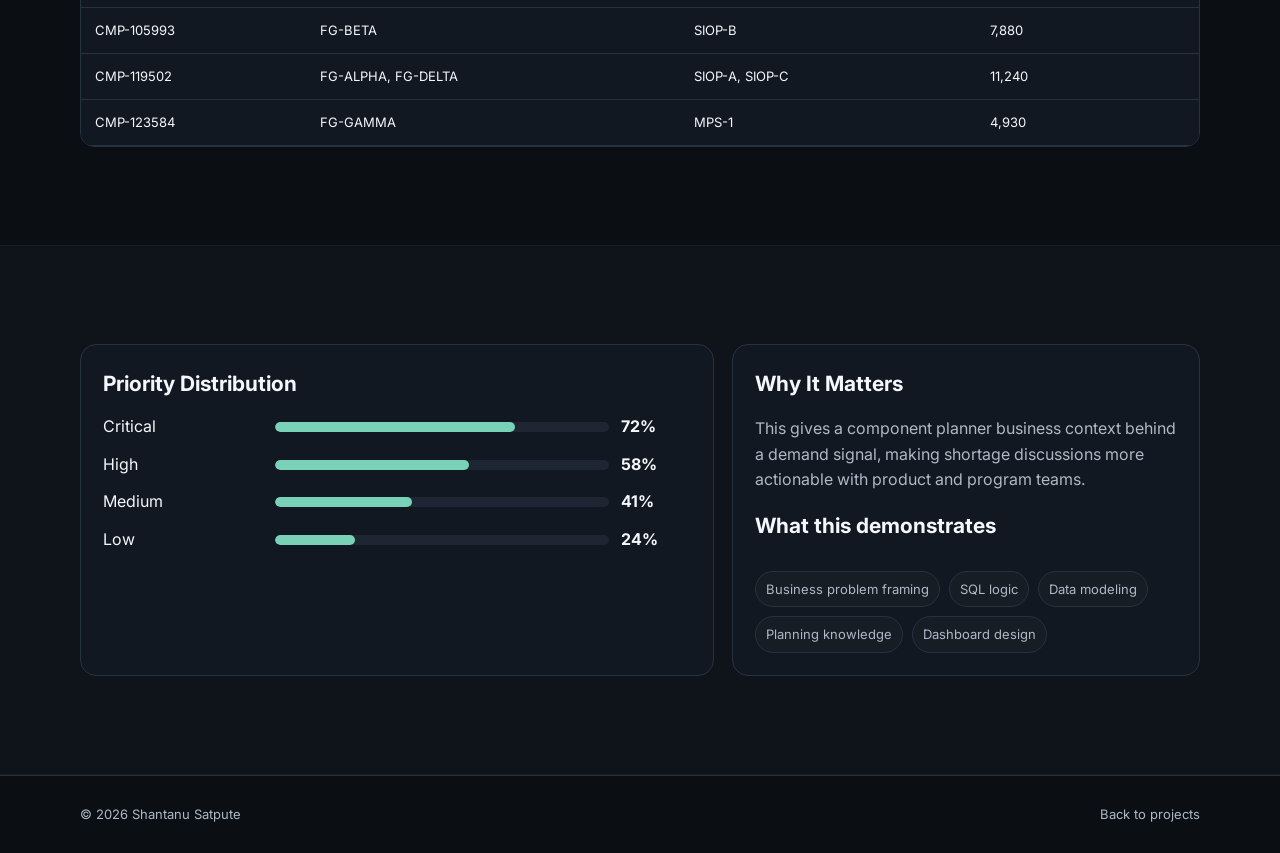
<file: demand-pegging.html>
<!DOCTYPE html>
<html lang="en"><head>
<meta charset="UTF-8"><meta name="viewport" content="width=device-width,initial-scale=1.0">
<title>Demand Pegging & Top-Level Driver Analysis | Shantanu Satpute</title>
<link rel="preconnect" href="https://fonts.googleapis.com"><link rel="preconnect" href="https://fonts.gstatic.com" crossorigin>
<link href="https://fonts.googleapis.com/css2?family=Inter:wght@400;500;600;700;800&display=swap" rel="stylesheet">
<link rel="stylesheet" href="styles.css"></head>
<body>
<header class="nav-wrap"><nav class="nav container">
<a class="brand" href="index.html">SS</a>
<div class="nav-links"><a href="index.html#projects">Projects</a><a href="index.html#skills">Skills</a><a href="index.html#about">About</a></div>
<a class="btn small secondary" href="index.html">← Portfolio</a>
</nav></header>
<main>
<section class="page-hero container">
<div class="breadcrumb">Portfolio / PEGGING / DEMAND TRACEABILITY</div>
<div class="eyebrow">PEGGING / DEMAND TRACEABILITY</div>
<h1>Demand Pegging & Top-Level Driver Analysis</h1>
<p class="hero-text">A demo tool that traces component demand through pegging relationships to the top-level product or forecast stream driving the requirement.</p>
<div class="tech-row"><span>Oracle ASCP</span><span>SQL</span><span>Pegging Logic</span></div>
<div class="note"><strong>Demo note:</strong> This project uses fictional data and genericized workflows. It demonstrates analytical approach and product thinking, not internal employer data or proprietary code.</div>
</section>

<section class="section section-alt"><div class="container">
<div class="demo-grid"><div class="demo-card"><div class="label">Components Analyzed</div><div class="value">458</div></div><div class="demo-card"><div class="label">Top-Level Drivers</div><div class="value">19</div></div><div class="demo-card"><div class="label">Forecast Streams</div><div class="value">7</div></div><div class="demo-card"><div class="label">Trace Coverage</div><div class="value">96%</div></div></div>
<div class="layout-2">
<div class="panel"><h3>Business Problem</h3><p>Component planners can see demand on a part but often need to know which finished good or forecast is actually causing it.</p><h3>Solution</h3><p>Traversed pegging relationships and summarized the ultimate top-level demand drivers into a simple one-row-per-component view.</p></div>
<div class="panel"><h3>Decision Flow</h3><div class="flow"><div class="flow-node">ERP / MRP Data</div><span class="arrow">→</span><div class="flow-node">SQL Logic</div><span class="arrow">→</span><div class="flow-node">Risk / Opportunity</div><span class="arrow">→</span><div class="flow-node">Planner Action</div></div></div>
</div>
</div></section>

<section class="section"><div class="container">
<div class="section-heading"><div class="eyebrow">DEMO OUTPUT</div><h2>Example analytical view.</h2></div>
<div class="table-wrap"><table><thead><tr><th>Component</th><th>Top-Level Drivers</th><th>Forecast Streams</th><th>Demand Qty</th></tr></thead><tbody><tr><td>CMP-030187</td><td>FG-ALPHA, FG-GAMMA</td><td>SIOP-A, MPS-1</td><td>18,420</td></tr><tr><td>CMP-105993</td><td>FG-BETA</td><td>SIOP-B</td><td>7,880</td></tr><tr><td>CMP-119502</td><td>FG-ALPHA, FG-DELTA</td><td>SIOP-A, SIOP-C</td><td>11,240</td></tr><tr><td>CMP-123584</td><td>FG-GAMMA</td><td>MPS-1</td><td>4,930</td></tr></tbody></table></div>
</div></section>

<section class="section section-alt"><div class="container">
<div class="layout-2">
<div class="panel"><h3>Priority Distribution</h3><div class="bar-row"><span>Critical</span><div class="bar-track"><div class="bar-fill" style="width:72%"></div></div><strong>72%</strong></div><div class="bar-row"><span>High</span><div class="bar-track"><div class="bar-fill" style="width:58%"></div></div><strong>58%</strong></div><div class="bar-row"><span>Medium</span><div class="bar-track"><div class="bar-fill" style="width:41%"></div></div><strong>41%</strong></div><div class="bar-row"><span>Low</span><div class="bar-track"><div class="bar-fill" style="width:24%"></div></div><strong>24%</strong></div></div>
<div class="panel"><h3>Why It Matters</h3><p>This gives a component planner business context behind a demand signal, making shortage discussions more actionable with product and program teams.</p><h3>What this demonstrates</h3><div class="chips"><span>Business problem framing</span><span>SQL logic</span><span>Data modeling</span><span>Planning knowledge</span><span>Dashboard design</span></div></div>
</div>
</div></section>
</main>
<footer class="footer"><div class="container footer-row"><span>© <span data-year></span> Shantanu Satpute</span><span><a href="index.html#projects">Back to projects</a></span></div></footer>
<script src="script.js"></script>
</body></html>
</file>
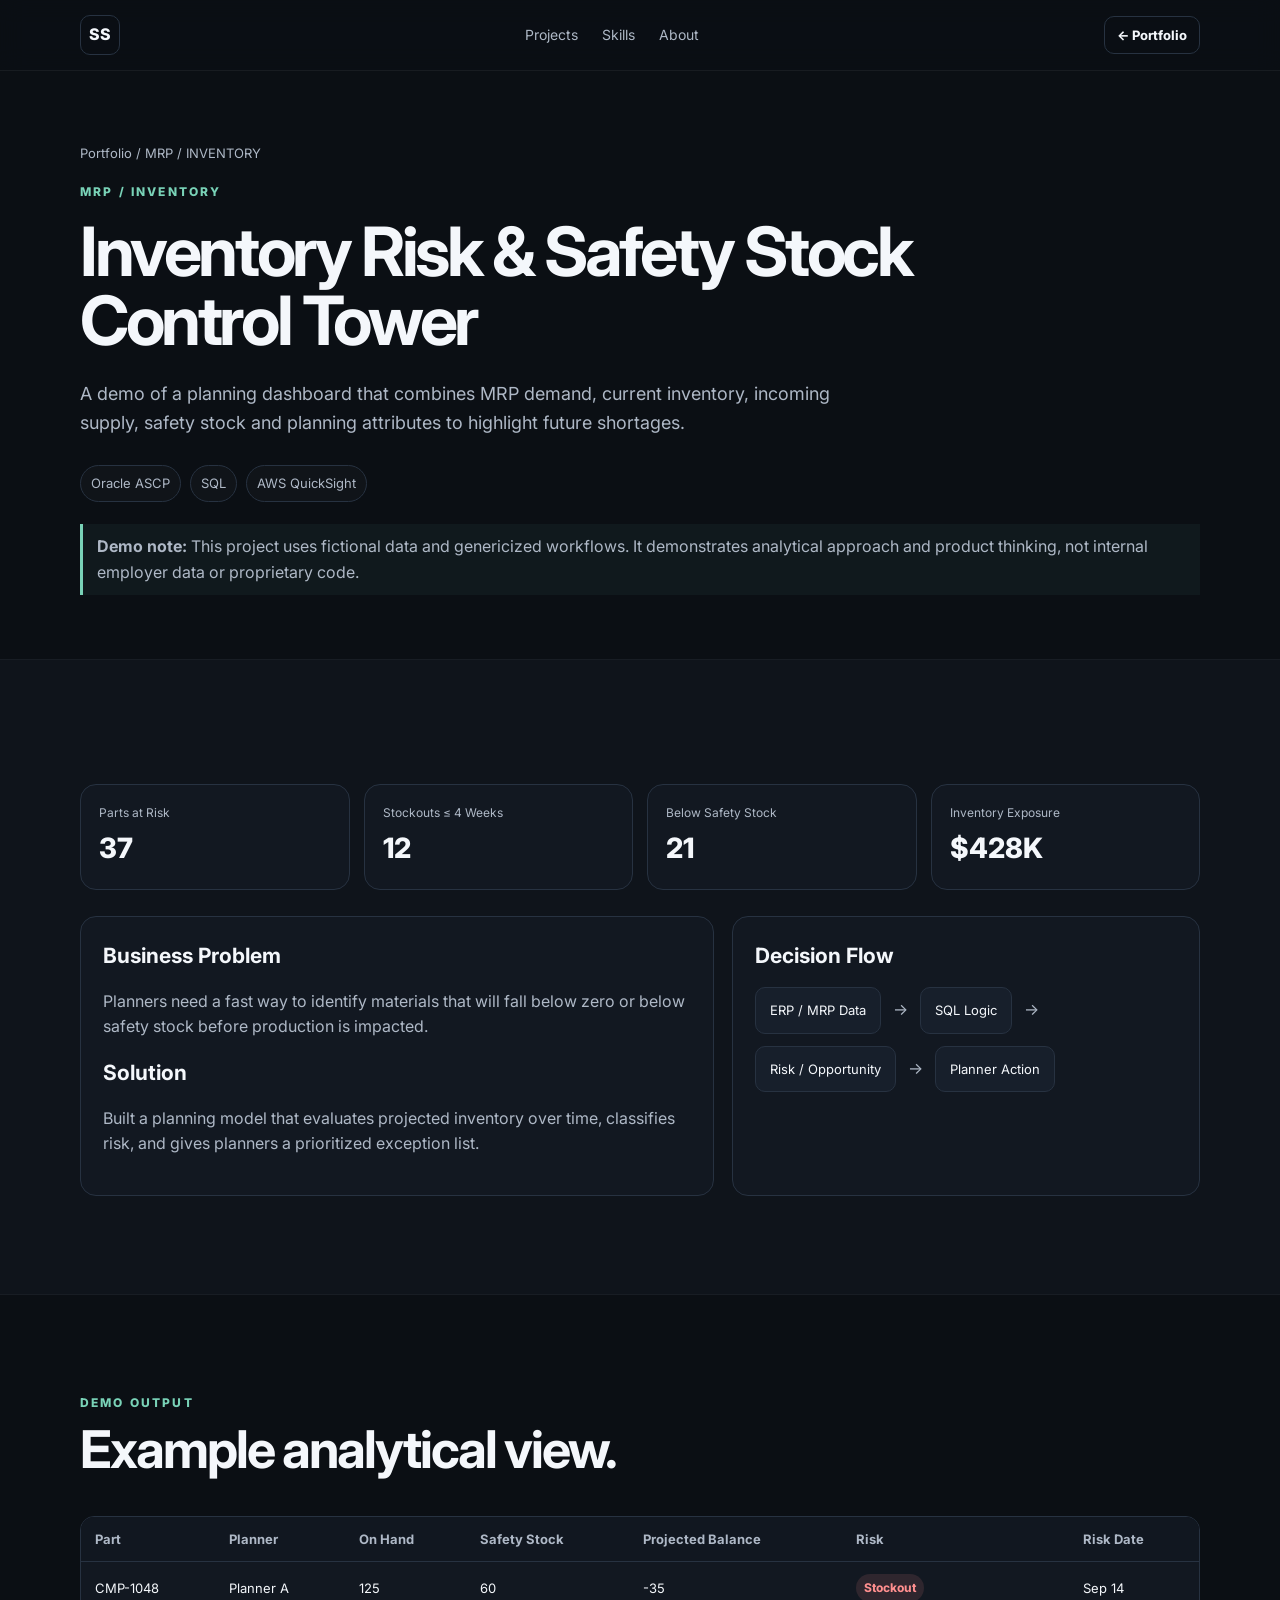
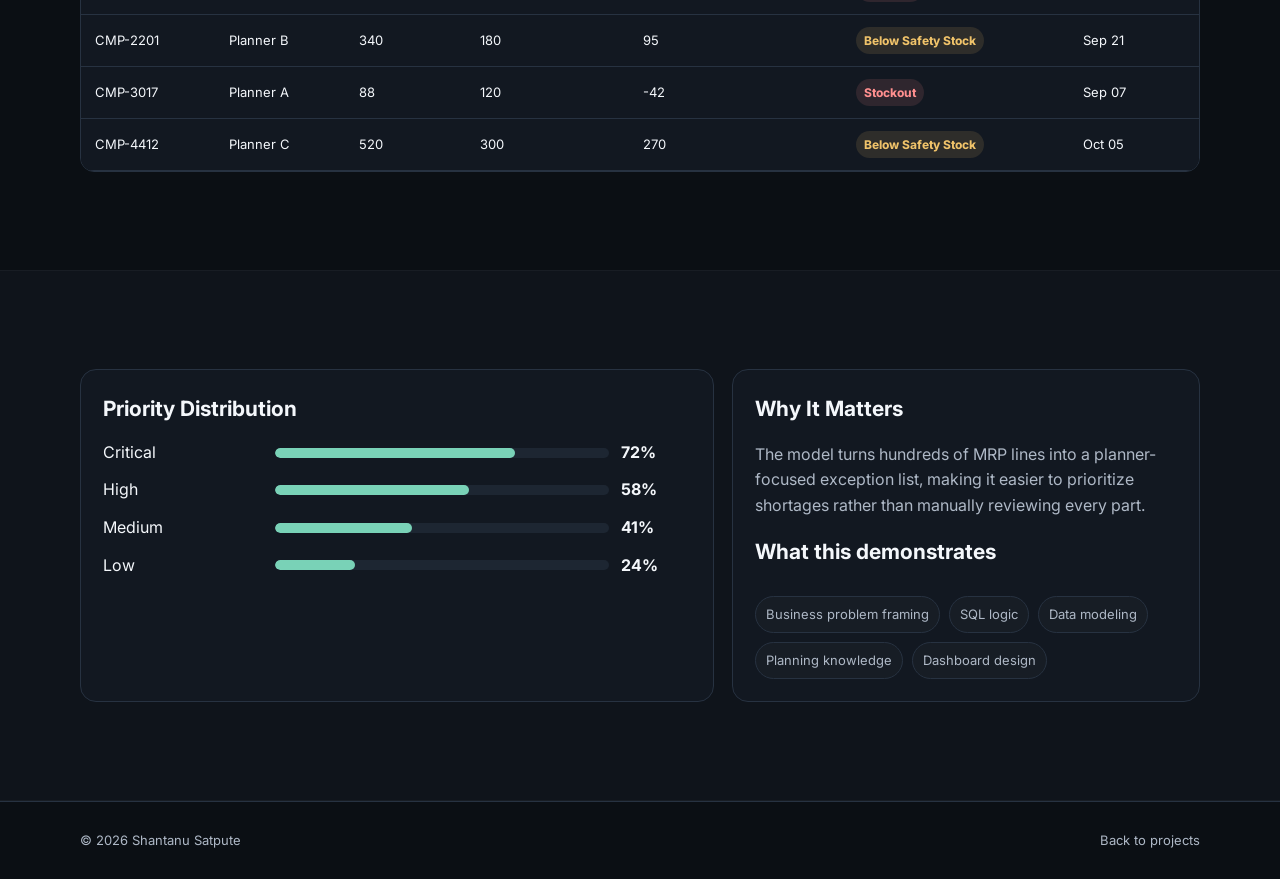
<file: inventory-risk.html>
<!DOCTYPE html>
<html lang="en"><head>
<meta charset="UTF-8"><meta name="viewport" content="width=device-width,initial-scale=1.0">
<title>Inventory Risk & Safety Stock Control Tower | Shantanu Satpute</title>
<link rel="preconnect" href="https://fonts.googleapis.com"><link rel="preconnect" href="https://fonts.gstatic.com" crossorigin>
<link href="https://fonts.googleapis.com/css2?family=Inter:wght@400;500;600;700;800&display=swap" rel="stylesheet">
<link rel="stylesheet" href="styles.css"></head>
<body>
<header class="nav-wrap"><nav class="nav container">
<a class="brand" href="index.html">SS</a>
<div class="nav-links"><a href="index.html#projects">Projects</a><a href="index.html#skills">Skills</a><a href="index.html#about">About</a></div>
<a class="btn small secondary" href="index.html">← Portfolio</a>
</nav></header>
<main>
<section class="page-hero container">
<div class="breadcrumb">Portfolio / MRP / INVENTORY</div>
<div class="eyebrow">MRP / INVENTORY</div>
<h1>Inventory Risk & Safety Stock Control Tower</h1>
<p class="hero-text">A demo of a planning dashboard that combines MRP demand, current inventory, incoming supply, safety stock and planning attributes to highlight future shortages.</p>
<div class="tech-row"><span>Oracle ASCP</span><span>SQL</span><span>AWS QuickSight</span></div>
<div class="note"><strong>Demo note:</strong> This project uses fictional data and genericized workflows. It demonstrates analytical approach and product thinking, not internal employer data or proprietary code.</div>
</section>

<section class="section section-alt"><div class="container">
<div class="demo-grid"><div class="demo-card"><div class="label">Parts at Risk</div><div class="value">37</div></div><div class="demo-card"><div class="label">Stockouts ≤ 4 Weeks</div><div class="value">12</div></div><div class="demo-card"><div class="label">Below Safety Stock</div><div class="value">21</div></div><div class="demo-card"><div class="label">Inventory Exposure</div><div class="value">$428K</div></div></div>
<div class="layout-2">
<div class="panel"><h3>Business Problem</h3><p>Planners need a fast way to identify materials that will fall below zero or below safety stock before production is impacted.</p><h3>Solution</h3><p>Built a planning model that evaluates projected inventory over time, classifies risk, and gives planners a prioritized exception list.</p></div>
<div class="panel"><h3>Decision Flow</h3><div class="flow"><div class="flow-node">ERP / MRP Data</div><span class="arrow">→</span><div class="flow-node">SQL Logic</div><span class="arrow">→</span><div class="flow-node">Risk / Opportunity</div><span class="arrow">→</span><div class="flow-node">Planner Action</div></div></div>
</div>
</div></section>

<section class="section"><div class="container">
<div class="section-heading"><div class="eyebrow">DEMO OUTPUT</div><h2>Example analytical view.</h2></div>
<div class="table-wrap"><table><thead><tr><th>Part</th><th>Planner</th><th>On Hand</th><th>Safety Stock</th><th>Projected Balance</th><th>Risk</th><th>Risk Date</th></tr></thead><tbody><tr><td>CMP-1048</td><td>Planner A</td><td>125</td><td>60</td><td>-35</td><td><span class="status red">Stockout</span></td><td>Sep 14</td></tr><tr><td>CMP-2201</td><td>Planner B</td><td>340</td><td>180</td><td>95</td><td><span class="status amber">Below Safety Stock</span></td><td>Sep 21</td></tr><tr><td>CMP-3017</td><td>Planner A</td><td>88</td><td>120</td><td>-42</td><td><span class="status red">Stockout</span></td><td>Sep 07</td></tr><tr><td>CMP-4412</td><td>Planner C</td><td>520</td><td>300</td><td>270</td><td><span class="status amber">Below Safety Stock</span></td><td>Oct 05</td></tr></tbody></table></div>
</div></section>

<section class="section section-alt"><div class="container">
<div class="layout-2">
<div class="panel"><h3>Priority Distribution</h3><div class="bar-row"><span>Critical</span><div class="bar-track"><div class="bar-fill" style="width:72%"></div></div><strong>72%</strong></div><div class="bar-row"><span>High</span><div class="bar-track"><div class="bar-fill" style="width:58%"></div></div><strong>58%</strong></div><div class="bar-row"><span>Medium</span><div class="bar-track"><div class="bar-fill" style="width:41%"></div></div><strong>41%</strong></div><div class="bar-row"><span>Low</span><div class="bar-track"><div class="bar-fill" style="width:24%"></div></div><strong>24%</strong></div></div>
<div class="panel"><h3>Why It Matters</h3><p>The model turns hundreds of MRP lines into a planner-focused exception list, making it easier to prioritize shortages rather than manually reviewing every part.</p><h3>What this demonstrates</h3><div class="chips"><span>Business problem framing</span><span>SQL logic</span><span>Data modeling</span><span>Planning knowledge</span><span>Dashboard design</span></div></div>
</div>
</div></section>
</main>
<footer class="footer"><div class="container footer-row"><span>© <span data-year></span> Shantanu Satpute</span><span><a href="index.html#projects">Back to projects</a></span></div></footer>
<script src="script.js"></script>
</body></html>
</file>
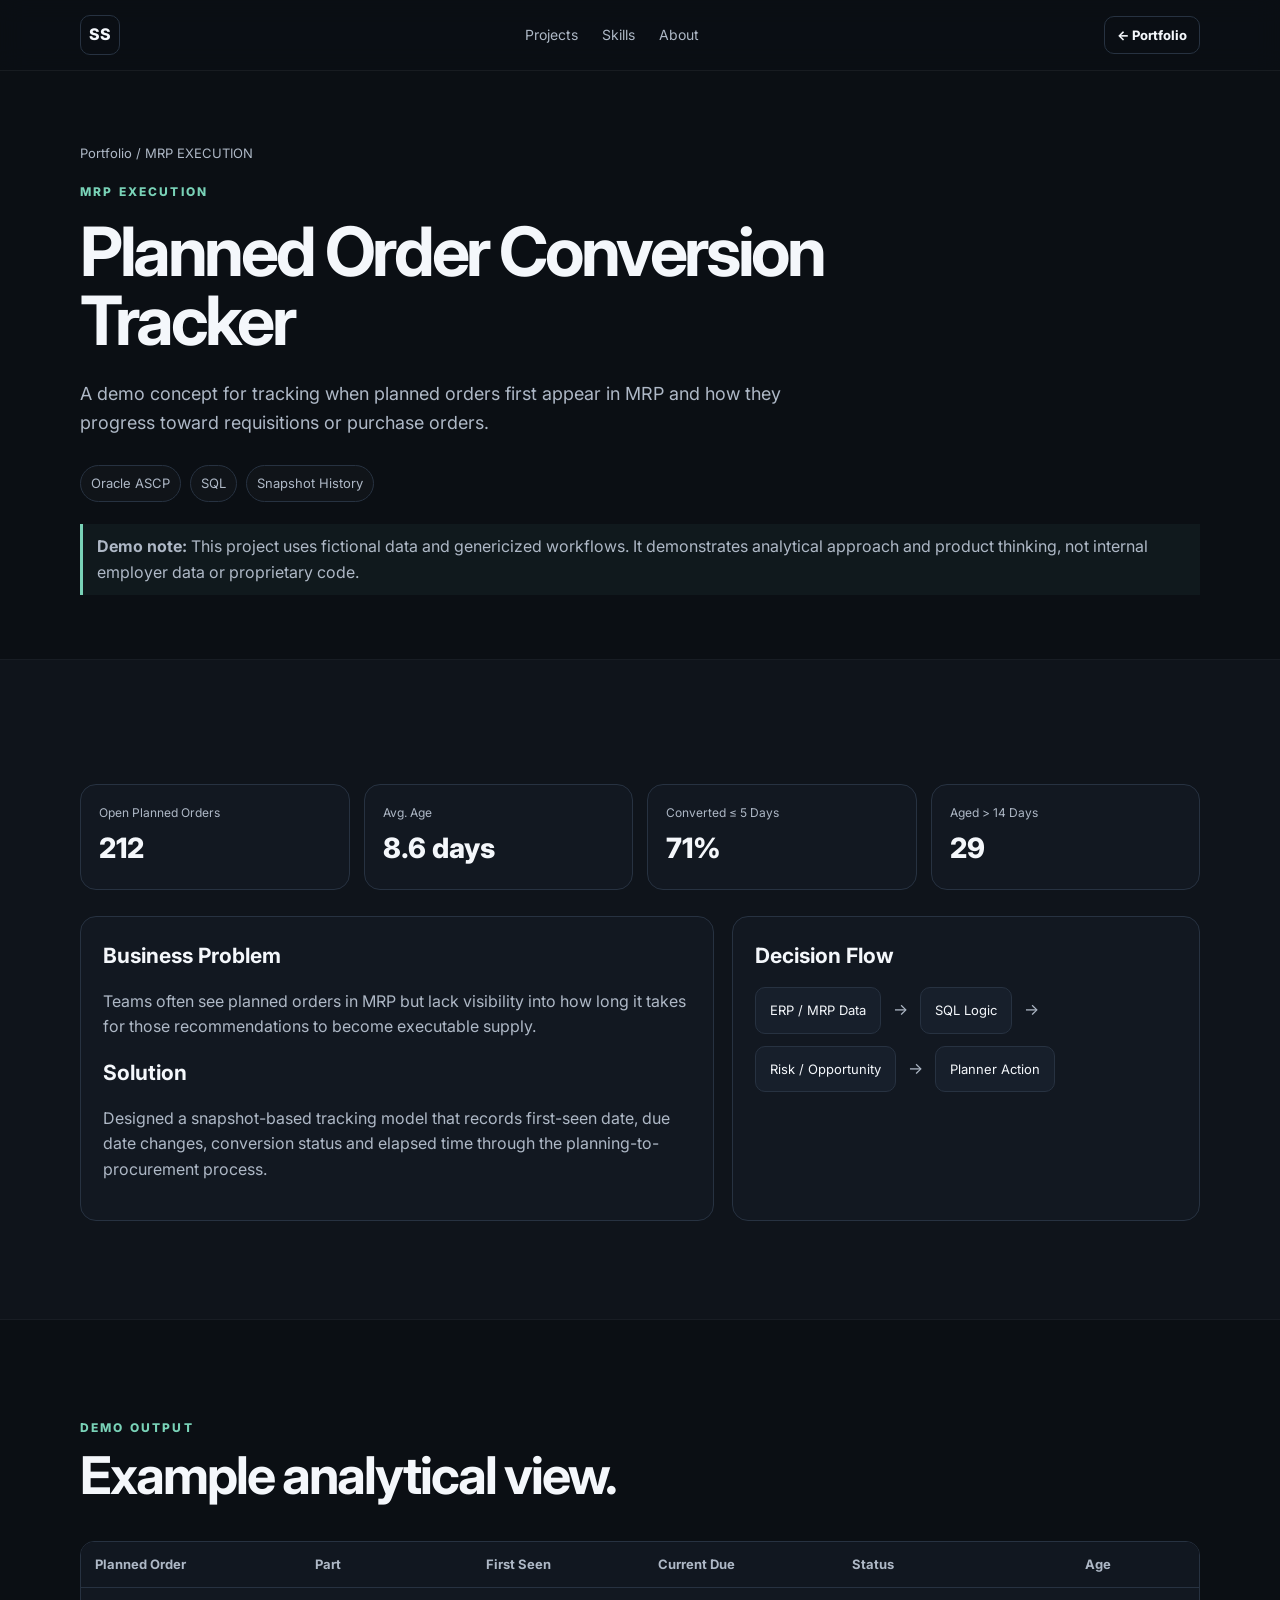
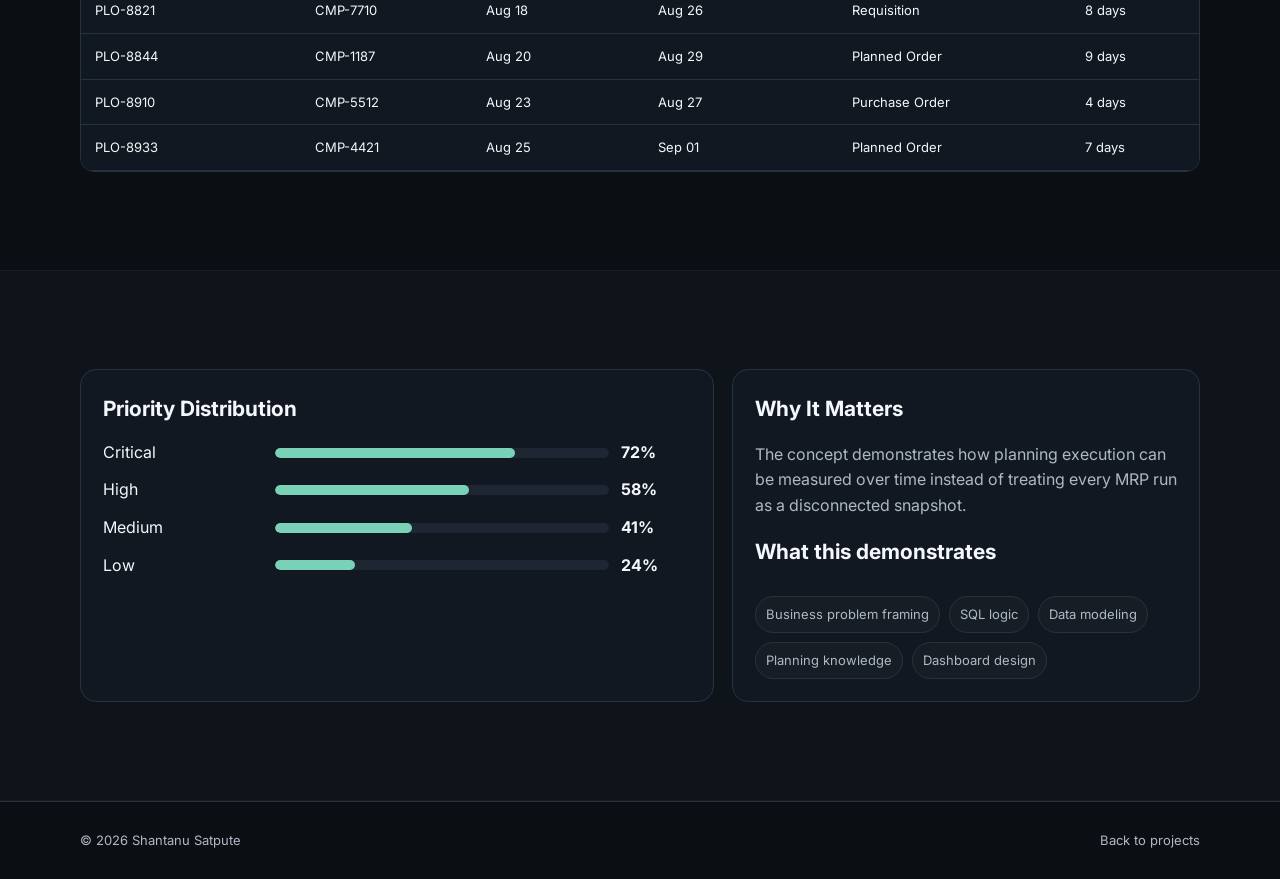
<file: planned-order.html>
<!DOCTYPE html>
<html lang="en"><head>
<meta charset="UTF-8"><meta name="viewport" content="width=device-width,initial-scale=1.0">
<title>Planned Order Conversion Tracker | Shantanu Satpute</title>
<link rel="preconnect" href="https://fonts.googleapis.com"><link rel="preconnect" href="https://fonts.gstatic.com" crossorigin>
<link href="https://fonts.googleapis.com/css2?family=Inter:wght@400;500;600;700;800&display=swap" rel="stylesheet">
<link rel="stylesheet" href="styles.css"></head>
<body>
<header class="nav-wrap"><nav class="nav container">
<a class="brand" href="index.html">SS</a>
<div class="nav-links"><a href="index.html#projects">Projects</a><a href="index.html#skills">Skills</a><a href="index.html#about">About</a></div>
<a class="btn small secondary" href="index.html">← Portfolio</a>
</nav></header>
<main>
<section class="page-hero container">
<div class="breadcrumb">Portfolio / MRP EXECUTION</div>
<div class="eyebrow">MRP EXECUTION</div>
<h1>Planned Order Conversion Tracker</h1>
<p class="hero-text">A demo concept for tracking when planned orders first appear in MRP and how they progress toward requisitions or purchase orders.</p>
<div class="tech-row"><span>Oracle ASCP</span><span>SQL</span><span>Snapshot History</span></div>
<div class="note"><strong>Demo note:</strong> This project uses fictional data and genericized workflows. It demonstrates analytical approach and product thinking, not internal employer data or proprietary code.</div>
</section>

<section class="section section-alt"><div class="container">
<div class="demo-grid"><div class="demo-card"><div class="label">Open Planned Orders</div><div class="value">212</div></div><div class="demo-card"><div class="label">Avg. Age</div><div class="value">8.6 days</div></div><div class="demo-card"><div class="label">Converted ≤ 5 Days</div><div class="value">71%</div></div><div class="demo-card"><div class="label">Aged > 14 Days</div><div class="value">29</div></div></div>
<div class="layout-2">
<div class="panel"><h3>Business Problem</h3><p>Teams often see planned orders in MRP but lack visibility into how long it takes for those recommendations to become executable supply.</p><h3>Solution</h3><p>Designed a snapshot-based tracking model that records first-seen date, due date changes, conversion status and elapsed time through the planning-to-procurement process.</p></div>
<div class="panel"><h3>Decision Flow</h3><div class="flow"><div class="flow-node">ERP / MRP Data</div><span class="arrow">→</span><div class="flow-node">SQL Logic</div><span class="arrow">→</span><div class="flow-node">Risk / Opportunity</div><span class="arrow">→</span><div class="flow-node">Planner Action</div></div></div>
</div>
</div></section>

<section class="section"><div class="container">
<div class="section-heading"><div class="eyebrow">DEMO OUTPUT</div><h2>Example analytical view.</h2></div>
<div class="table-wrap"><table><thead><tr><th>Planned Order</th><th>Part</th><th>First Seen</th><th>Current Due</th><th>Status</th><th>Age</th></tr></thead><tbody><tr><td>PLO-8821</td><td>CMP-7710</td><td>Aug 18</td><td>Aug 26</td><td>Requisition</td><td>8 days</td></tr><tr><td>PLO-8844</td><td>CMP-1187</td><td>Aug 20</td><td>Aug 29</td><td>Planned Order</td><td>9 days</td></tr><tr><td>PLO-8910</td><td>CMP-5512</td><td>Aug 23</td><td>Aug 27</td><td>Purchase Order</td><td>4 days</td></tr><tr><td>PLO-8933</td><td>CMP-4421</td><td>Aug 25</td><td>Sep 01</td><td>Planned Order</td><td>7 days</td></tr></tbody></table></div>
</div></section>

<section class="section section-alt"><div class="container">
<div class="layout-2">
<div class="panel"><h3>Priority Distribution</h3><div class="bar-row"><span>Critical</span><div class="bar-track"><div class="bar-fill" style="width:72%"></div></div><strong>72%</strong></div><div class="bar-row"><span>High</span><div class="bar-track"><div class="bar-fill" style="width:58%"></div></div><strong>58%</strong></div><div class="bar-row"><span>Medium</span><div class="bar-track"><div class="bar-fill" style="width:41%"></div></div><strong>41%</strong></div><div class="bar-row"><span>Low</span><div class="bar-track"><div class="bar-fill" style="width:24%"></div></div><strong>24%</strong></div></div>
<div class="panel"><h3>Why It Matters</h3><p>The concept demonstrates how planning execution can be measured over time instead of treating every MRP run as a disconnected snapshot.</p><h3>What this demonstrates</h3><div class="chips"><span>Business problem framing</span><span>SQL logic</span><span>Data modeling</span><span>Planning knowledge</span><span>Dashboard design</span></div></div>
</div>
</div></section>
</main>
<footer class="footer"><div class="container footer-row"><span>© <span data-year></span> Shantanu Satpute</span><span><a href="index.html#projects">Back to projects</a></span></div></footer>
<script src="script.js"></script>
</body></html>
</file>
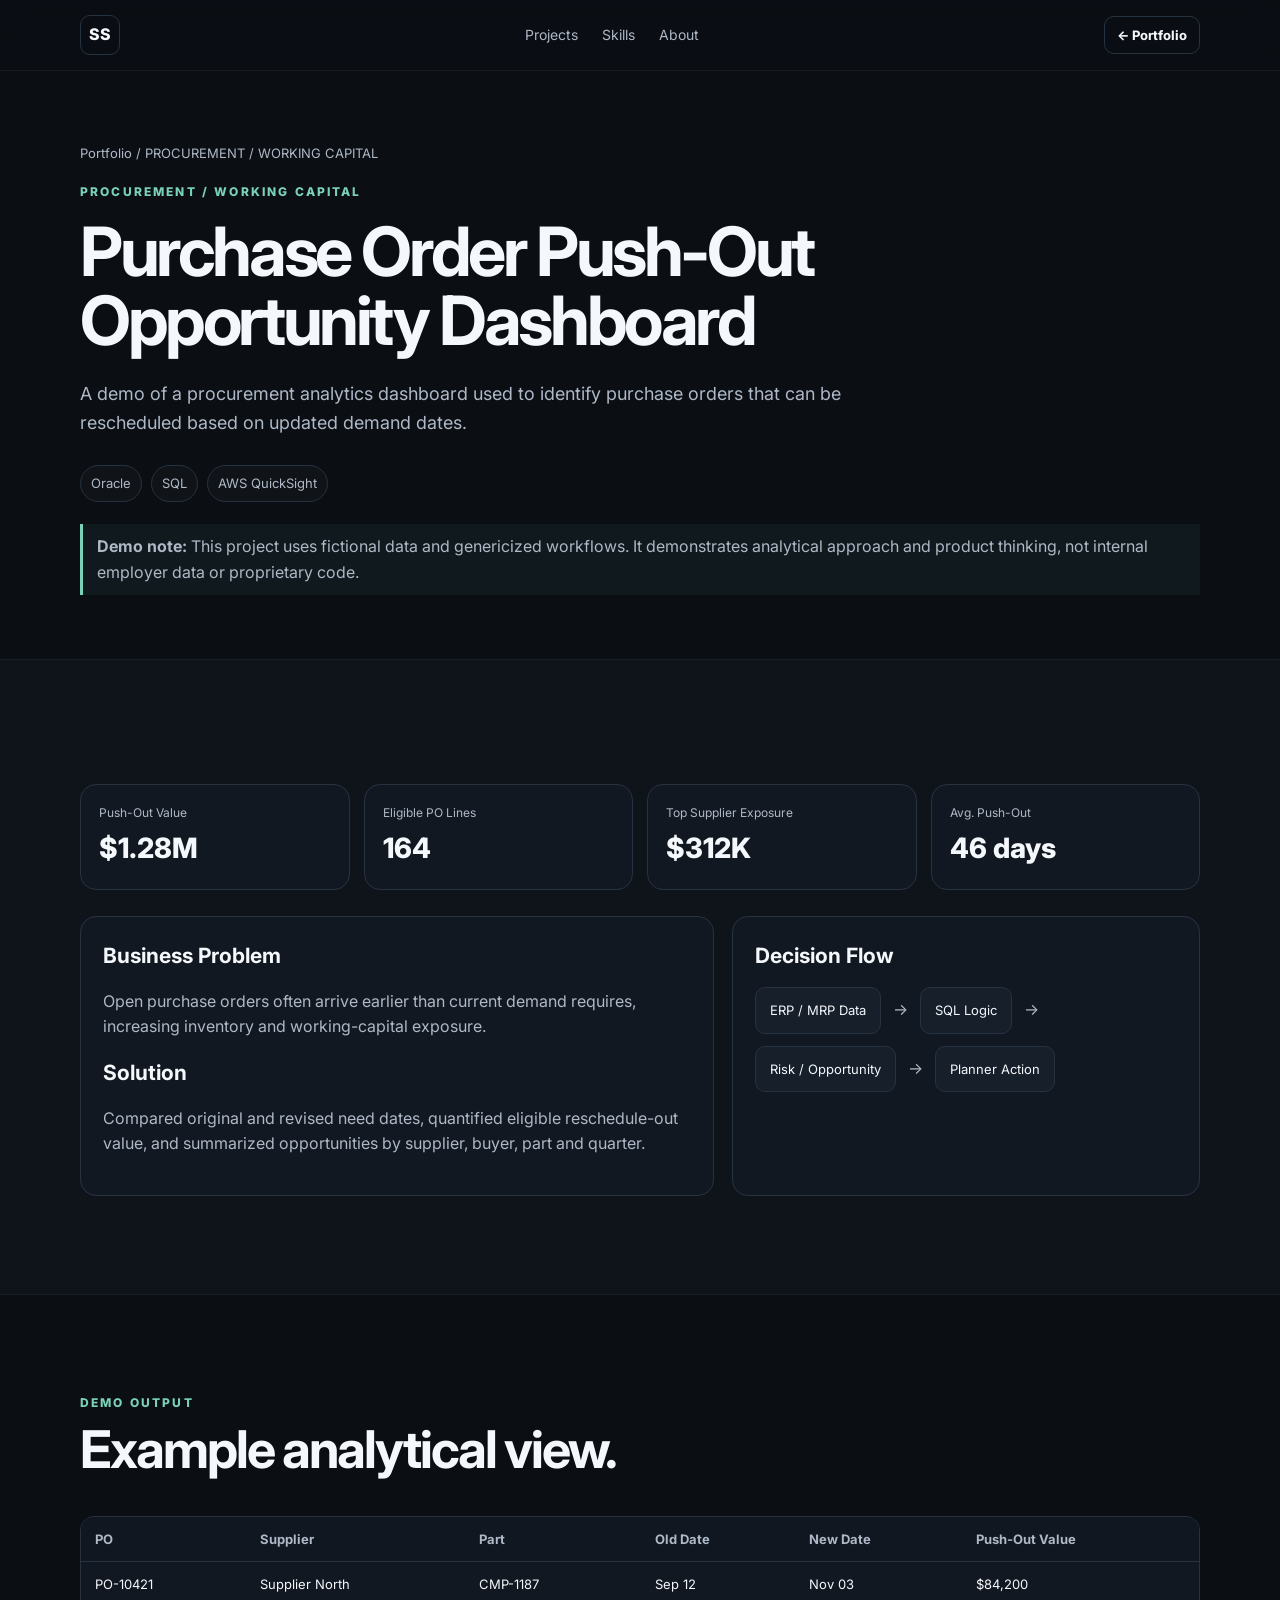
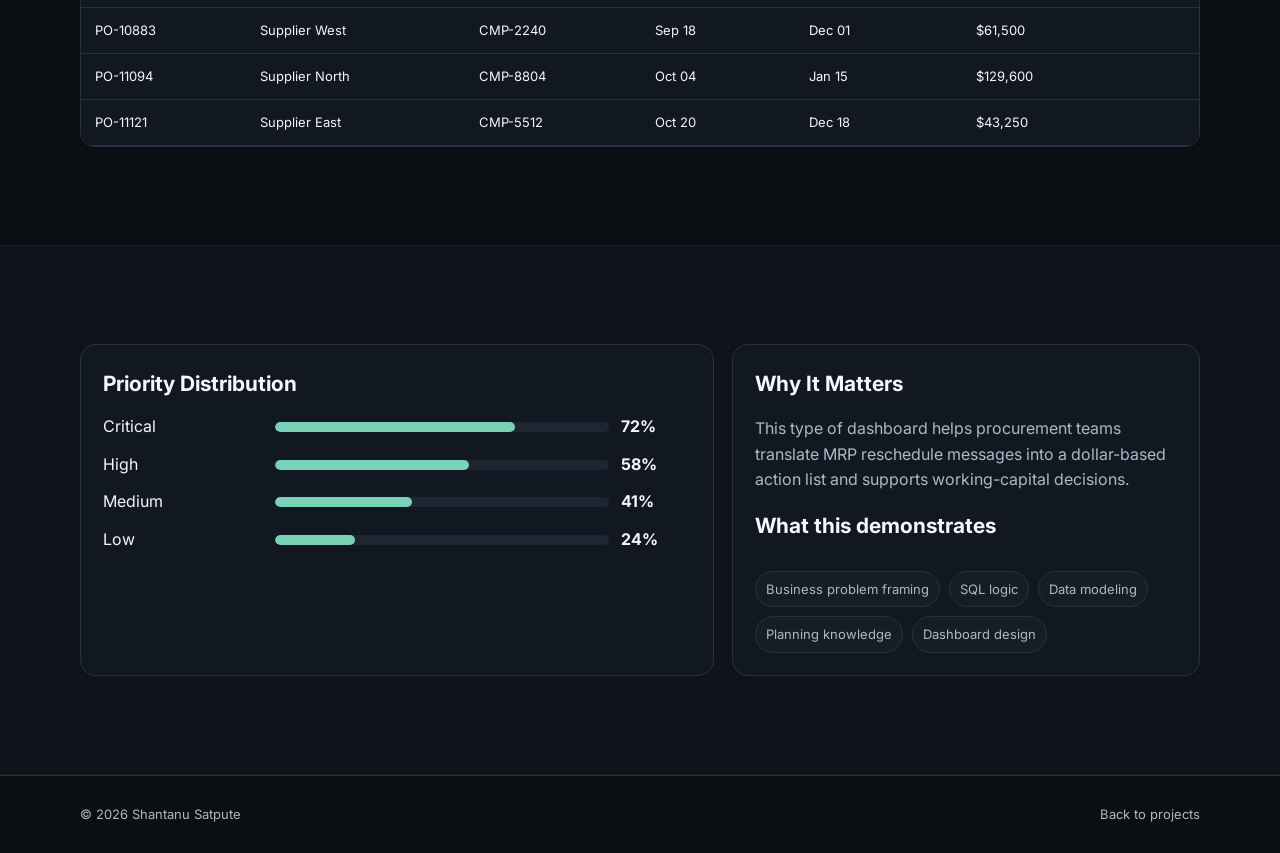
<file: po-pushout.html>
<!DOCTYPE html>
<html lang="en"><head>
<meta charset="UTF-8"><meta name="viewport" content="width=device-width,initial-scale=1.0">
<title>Purchase Order Push-Out Opportunity Dashboard | Shantanu Satpute</title>
<link rel="preconnect" href="https://fonts.googleapis.com"><link rel="preconnect" href="https://fonts.gstatic.com" crossorigin>
<link href="https://fonts.googleapis.com/css2?family=Inter:wght@400;500;600;700;800&display=swap" rel="stylesheet">
<link rel="stylesheet" href="styles.css"></head>
<body>
<header class="nav-wrap"><nav class="nav container">
<a class="brand" href="index.html">SS</a>
<div class="nav-links"><a href="index.html#projects">Projects</a><a href="index.html#skills">Skills</a><a href="index.html#about">About</a></div>
<a class="btn small secondary" href="index.html">← Portfolio</a>
</nav></header>
<main>
<section class="page-hero container">
<div class="breadcrumb">Portfolio / PROCUREMENT / WORKING CAPITAL</div>
<div class="eyebrow">PROCUREMENT / WORKING CAPITAL</div>
<h1>Purchase Order Push-Out Opportunity Dashboard</h1>
<p class="hero-text">A demo of a procurement analytics dashboard used to identify purchase orders that can be rescheduled based on updated demand dates.</p>
<div class="tech-row"><span>Oracle</span><span>SQL</span><span>AWS QuickSight</span></div>
<div class="note"><strong>Demo note:</strong> This project uses fictional data and genericized workflows. It demonstrates analytical approach and product thinking, not internal employer data or proprietary code.</div>
</section>

<section class="section section-alt"><div class="container">
<div class="demo-grid"><div class="demo-card"><div class="label">Push-Out Value</div><div class="value">$1.28M</div></div><div class="demo-card"><div class="label">Eligible PO Lines</div><div class="value">164</div></div><div class="demo-card"><div class="label">Top Supplier Exposure</div><div class="value">$312K</div></div><div class="demo-card"><div class="label">Avg. Push-Out</div><div class="value">46 days</div></div></div>
<div class="layout-2">
<div class="panel"><h3>Business Problem</h3><p>Open purchase orders often arrive earlier than current demand requires, increasing inventory and working-capital exposure.</p><h3>Solution</h3><p>Compared original and revised need dates, quantified eligible reschedule-out value, and summarized opportunities by supplier, buyer, part and quarter.</p></div>
<div class="panel"><h3>Decision Flow</h3><div class="flow"><div class="flow-node">ERP / MRP Data</div><span class="arrow">→</span><div class="flow-node">SQL Logic</div><span class="arrow">→</span><div class="flow-node">Risk / Opportunity</div><span class="arrow">→</span><div class="flow-node">Planner Action</div></div></div>
</div>
</div></section>

<section class="section"><div class="container">
<div class="section-heading"><div class="eyebrow">DEMO OUTPUT</div><h2>Example analytical view.</h2></div>
<div class="table-wrap"><table><thead><tr><th>PO</th><th>Supplier</th><th>Part</th><th>Old Date</th><th>New Date</th><th>Push-Out Value</th></tr></thead><tbody><tr><td>PO-10421</td><td>Supplier North</td><td>CMP-1187</td><td>Sep 12</td><td>Nov 03</td><td>$84,200</td></tr><tr><td>PO-10883</td><td>Supplier West</td><td>CMP-2240</td><td>Sep 18</td><td>Dec 01</td><td>$61,500</td></tr><tr><td>PO-11094</td><td>Supplier North</td><td>CMP-8804</td><td>Oct 04</td><td>Jan 15</td><td>$129,600</td></tr><tr><td>PO-11121</td><td>Supplier East</td><td>CMP-5512</td><td>Oct 20</td><td>Dec 18</td><td>$43,250</td></tr></tbody></table></div>
</div></section>

<section class="section section-alt"><div class="container">
<div class="layout-2">
<div class="panel"><h3>Priority Distribution</h3><div class="bar-row"><span>Critical</span><div class="bar-track"><div class="bar-fill" style="width:72%"></div></div><strong>72%</strong></div><div class="bar-row"><span>High</span><div class="bar-track"><div class="bar-fill" style="width:58%"></div></div><strong>58%</strong></div><div class="bar-row"><span>Medium</span><div class="bar-track"><div class="bar-fill" style="width:41%"></div></div><strong>41%</strong></div><div class="bar-row"><span>Low</span><div class="bar-track"><div class="bar-fill" style="width:24%"></div></div><strong>24%</strong></div></div>
<div class="panel"><h3>Why It Matters</h3><p>This type of dashboard helps procurement teams translate MRP reschedule messages into a dollar-based action list and supports working-capital decisions.</p><h3>What this demonstrates</h3><div class="chips"><span>Business problem framing</span><span>SQL logic</span><span>Data modeling</span><span>Planning knowledge</span><span>Dashboard design</span></div></div>
</div>
</div></section>
</main>
<footer class="footer"><div class="container footer-row"><span>© <span data-year></span> Shantanu Satpute</span><span><a href="index.html#projects">Back to projects</a></span></div></footer>
<script src="script.js"></script>
</body></html>
</file>
<file: styles.css>
*{box-sizing:border-box}
:root{
 --bg:#0b0f14;--panel:#121821;--panel2:#171f2b;--text:#f4f7fb;--muted:#aeb8c6;
 --line:#273241;--accent:#79d2b7;--accent2:#9bb8ff;--warn:#f0c36a;--danger:#ff8f8f;
}
html{scroll-behavior:smooth}
body{margin:0;font-family:Inter,Arial,sans-serif;background:var(--bg);color:var(--text);line-height:1.6}
a{color:inherit;text-decoration:none}
.container{width:min(1120px,calc(100% - 40px));margin:0 auto}
.nav-wrap{position:sticky;top:0;z-index:30;background:rgba(11,15,20,.9);backdrop-filter:blur(12px);border-bottom:1px solid rgba(255,255,255,.06)}
.nav{min-height:70px;display:flex;align-items:center;justify-content:space-between;gap:20px}
.brand{width:40px;height:40px;border:1px solid var(--line);display:grid;place-items:center;border-radius:10px;font-weight:800}
.nav-links{display:flex;gap:24px;color:var(--muted);font-size:14px}
.nav-links a:hover{color:var(--text)}
.btn{display:inline-flex;align-items:center;justify-content:center;padding:12px 17px;border-radius:10px;background:var(--accent);color:#07110e;font-weight:750;border:1px solid var(--accent);cursor:pointer}
.btn.secondary{background:transparent;color:var(--text);border-color:var(--line)}
.btn.small{padding:8px 12px;font-size:13px}
.hero{padding:92px 0 76px;display:grid;grid-template-columns:1.4fr .8fr;gap:54px;align-items:center}
.eyebrow{font-size:12px;letter-spacing:.18em;font-weight:800;color:var(--accent)}
h1{font-size:clamp(48px,7vw,80px);line-height:1.02;letter-spacing:-.05em;margin:16px 0 24px}
h2{font-size:clamp(34px,5vw,52px);line-height:1.07;letter-spacing:-.04em;margin:10px 0}
h3{margin:0 0 10px;font-size:21px}
p{color:var(--muted)}
.hero-text{font-size:18px;max-width:780px}
.hero-actions{display:flex;gap:12px;margin-top:30px}
.tech-row,.chips{display:flex;flex-wrap:wrap;gap:9px;margin-top:28px}
.tech-row span,.chips span{border:1px solid var(--line);background:rgba(255,255,255,.02);border-radius:999px;padding:7px 10px;color:var(--muted);font-size:13px}
.hero-panel,.card,.metric,.project-card,.demo-card{border:1px solid var(--line);background:var(--panel);border-radius:16px}
.hero-panel{padding:24px}
.metric{padding:16px;margin-top:12px}
.metric span{display:block;color:var(--muted);font-size:12px}
.metric strong{font-size:18px}
.section{padding:98px 0}
.section-alt{background:#0f141b;border-top:1px solid rgba(255,255,255,.04);border-bottom:1px solid rgba(255,255,255,.04)}
.section-heading{margin-bottom:38px}
.section-subtext{max-width:780px}
.project-grid{display:grid;grid-template-columns:repeat(2,1fr);gap:18px}
.project-card{padding:26px;transition:.2s}
.project-card:hover{transform:translateY(-4px);border-color:#405169}
.project-tag{color:var(--accent2);font-size:11px;font-weight:800;letter-spacing:.13em;margin-bottom:8px}
.project-card ul{padding-left:18px;color:var(--muted)}
.project-tools{margin-top:20px;padding-top:16px;border-top:1px solid var(--line);font-size:13px;font-weight:700}
.demo-link{display:inline-block;margin-top:14px;color:var(--accent);font-weight:700}
.skills-grid{display:grid;gap:16px}.card{padding:24px}
.footer{border-top:1px solid var(--line);padding:28px 0;color:var(--muted);font-size:13px}
.footer-row{display:flex;justify-content:space-between;gap:20px}
.page-hero{padding:72px 0 42px}
.page-hero h1{font-size:clamp(42px,6vw,68px);max-width:880px}
.breadcrumb{color:var(--muted);font-size:13px;margin-bottom:18px}
.demo-grid{display:grid;grid-template-columns:repeat(4,1fr);gap:14px;margin:26px 0}
.demo-card{padding:18px}
.demo-card .label{font-size:12px;color:var(--muted)}
.demo-card .value{font-size:28px;font-weight:800;margin-top:4px}
.layout-2{display:grid;grid-template-columns:1.15fr .85fr;gap:18px}
.panel{border:1px solid var(--line);background:var(--panel);border-radius:16px;padding:22px}
.panel h3{margin-bottom:14px}
.table-wrap{overflow:auto;border:1px solid var(--line);border-radius:14px}
table{width:100%;border-collapse:collapse;min-width:760px;background:var(--panel)}
th,td{padding:12px 14px;text-align:left;border-bottom:1px solid var(--line);font-size:13px}
th{color:var(--muted);font-weight:700;background:#111720}
.status{display:inline-block;padding:4px 8px;border-radius:999px;font-size:12px;font-weight:750}
.status.red{background:rgba(255,143,143,.12);color:var(--danger)}
.status.amber{background:rgba(240,195,106,.12);color:var(--warn)}
.status.green{background:rgba(121,210,183,.12);color:var(--accent)}
.bar-row{display:grid;grid-template-columns:160px 1fr 70px;gap:12px;align-items:center;margin:12px 0}
.bar-track{height:10px;background:#1d2632;border-radius:999px;overflow:hidden}
.bar-fill{height:100%;background:var(--accent);border-radius:999px}
.flow{display:flex;gap:12px;align-items:center;flex-wrap:wrap}
.flow-node{padding:12px 14px;border:1px solid var(--line);border-radius:10px;background:var(--panel2);font-size:13px}
.arrow{color:var(--muted)}
.note{border-left:3px solid var(--accent);padding:10px 14px;background:rgba(121,210,183,.05);color:var(--muted);margin:22px 0}
.case-grid{display:grid;grid-template-columns:repeat(3,1fr);gap:16px}
.case-grid .card p{margin-bottom:0}
@media(max-width:900px){
 .hero,.project-grid,.layout-2,.case-grid{grid-template-columns:1fr}
 .demo-grid{grid-template-columns:repeat(2,1fr)}
 .nav-links{display:none}
}
@media(max-width:560px){
 .container{width:min(100% - 28px,1120px)}
 .demo-grid{grid-template-columns:1fr}
 .hero-actions{flex-direction:column;align-items:stretch}
 .footer-row{flex-direction:column}
}


.experience-stack{display:grid;gap:16px}
.experience-card ul{margin:12px 0 0;padding-left:20px;color:var(--muted)}
.experience-card li{margin:8px 0}
.experience-top{display:flex;justify-content:space-between;gap:20px;align-items:flex-start}
.experience-top>span{color:var(--muted);font-size:13px;white-space:nowrap}
.company-line{margin:0;color:var(--muted);font-weight:600}
.publication-card{max-width:880px}
.contact-actions{display:flex;gap:12px;flex-wrap:wrap}
@media(max-width:700px){
 .experience-top{flex-direction:column;gap:2px}
 .experience-top>span{white-space:normal}
}


/* Experience-based case studies (separate from fictional demos) */
.case-studies-section{background:radial-gradient(ellipse at 95% 0%,rgba(121,210,183,.07),transparent 45%),var(--bg)}
.feature-case-grid{display:grid;grid-template-columns:repeat(2,minmax(0,1fr));gap:18px}
.feature-case-card{min-width:0;display:flex;flex-direction:column;gap:14px;padding:28px;background:linear-gradient(145deg,#17212c,#101821);border:1px solid #304052;border-radius:18px;transition:transform .2s,border-color .2s}
.feature-case-card:hover{transform:translateY(-3px);border-color:var(--accent)}
.feature-case-card h3{font-size:24px;line-height:1.26;letter-spacing:-.025em;margin:0}
.feature-case-card p{margin:0;flex:1}
.feature-case-top{display:flex;justify-content:space-between;align-items:center;gap:14px}
.feature-case-index{font-weight:800;font-size:25px;color:var(--accent)}
.feature-case-category,.case-mini-label{font-size:11px;letter-spacing:.14em;font-weight:800;color:var(--accent2)}
.feature-case-tags{display:flex;gap:7px;flex-wrap:wrap}
.feature-case-tags span{font-size:11px;color:var(--muted);padding:5px 9px;background:#1c2733;border:1px solid #304052;border-radius:999px}
.feature-case-card .demo-link{margin-top:6px}
.case-section-footnote{font-size:13px;margin-top:23px}
.case-section-footnote a{text-decoration:underline;text-underline-offset:3px;color:var(--accent)}
.case-hero{padding:68px 0 56px}
.case-hero h1{font-size:clamp(42px,6vw,68px);max-width:980px}
.case-kicker{display:flex;gap:20px;flex-wrap:wrap;font-size:12px;letter-spacing:.14em;font-weight:800;color:var(--accent);margin-top:14px}
.case-kicker span+span{color:var(--accent2)}
.case-lead{font-size:clamp(18px,2vw,24px);max-width:870px}
.case-disclaimer{margin-top:28px;border:1px solid #344253;border-left:3px solid var(--accent);border-radius:10px;padding:14px 16px;color:var(--muted);font-size:13px;max-width:900px}
.case-disclaimer strong{color:var(--text)}
.case-strip{border-top:1px solid var(--line);border-bottom:1px solid var(--line);background:#101922;padding:24px 0}
.case-signal-grid{display:grid;grid-template-columns:repeat(3,minmax(0,1fr));gap:18px}
.case-signal{padding:8px 16px;border-left:1px solid #334456;display:flex;flex-direction:column}
.case-signal strong{font-size:19px}
.case-signal span{font-size:13px;color:var(--muted)}
.case-split{display:grid;grid-template-columns:repeat(2,minmax(0,1fr));gap:20px}
.case-info-panel,.case-detail-card,.case-workflow,.case-impact{border:1px solid var(--line);background:var(--panel);border-radius:18px;padding:28px}
.case-info-panel h3{font-size:24px;margin-top:12px}
.case-info-panel p{margin-bottom:0}
.case-detail-grid{display:grid;grid-template-columns:repeat(2,minmax(0,1fr));gap:18px}
.case-detail-card h3{margin-top:10px}
.case-detail-card p{margin-bottom:0}
.case-step-index{font-size:13px;font-weight:800;color:var(--accent)}
.case-workflow{margin-top:20px}
.case-flow-track{display:grid;grid-template-columns:repeat(5,minmax(0,1fr));gap:9px;margin-top:18px}
.case-flow-step{min-width:0;min-height:96px;background:#1b2632;border:1px solid #334254;border-radius:12px;padding:12px;display:flex;flex-direction:column;gap:10px}
.case-flow-num{font-size:11px;color:var(--accent);font-weight:800}
.case-flow-step strong{font-size:13px;line-height:1.4}
.case-outcome-grid{align-items:center}
.case-impact ul{padding:0;margin:0;list-style:none}
.case-impact li{position:relative;padding:12px 0 12px 30px;border-bottom:1px solid var(--line);color:var(--muted)}
.case-impact li:last-child{border-bottom:0}
.case-impact li::before{content:"✓";position:absolute;left:0;color:var(--accent);font-weight:800}
.case-end{display:flex;align-items:center;justify-content:space-between;gap:30px}
.case-end h2{font-size:clamp(28px,4vw,42px)}
.case-end p{max-width:540px}
.case-end-actions{display:flex;gap:12px;flex-wrap:wrap}
@media(max-width:900px){.feature-case-grid,.case-split,.case-detail-grid{grid-template-columns:1fr}.case-flow-track{grid-template-columns:repeat(3,minmax(0,1fr))}.case-end{align-items:flex-start;flex-direction:column}}
@media(max-width:560px){.case-signal-grid{grid-template-columns:1fr}.case-flow-track{grid-template-columns:repeat(2,minmax(0,1fr))}.case-info-panel,.case-detail-card,.case-workflow,.case-impact{padding:20px}.feature-case-card{padding:21px}}
</file>
